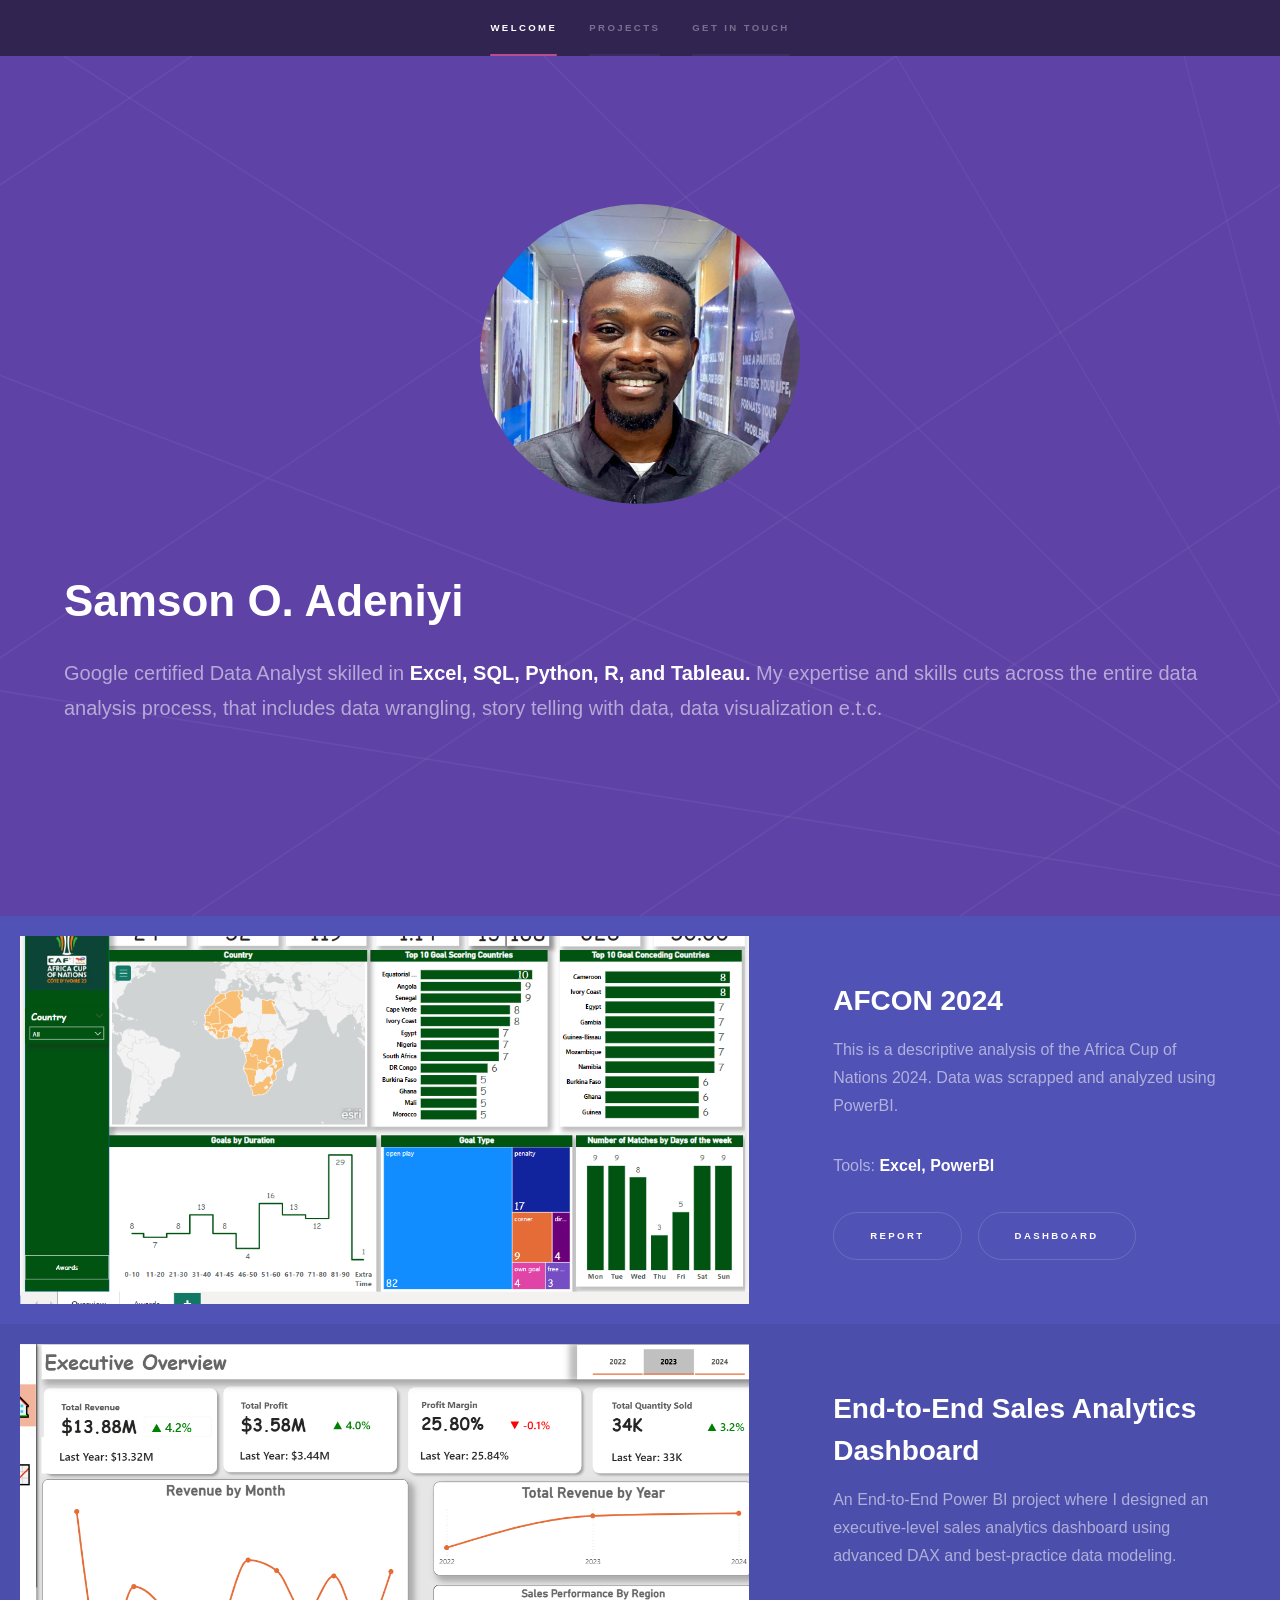
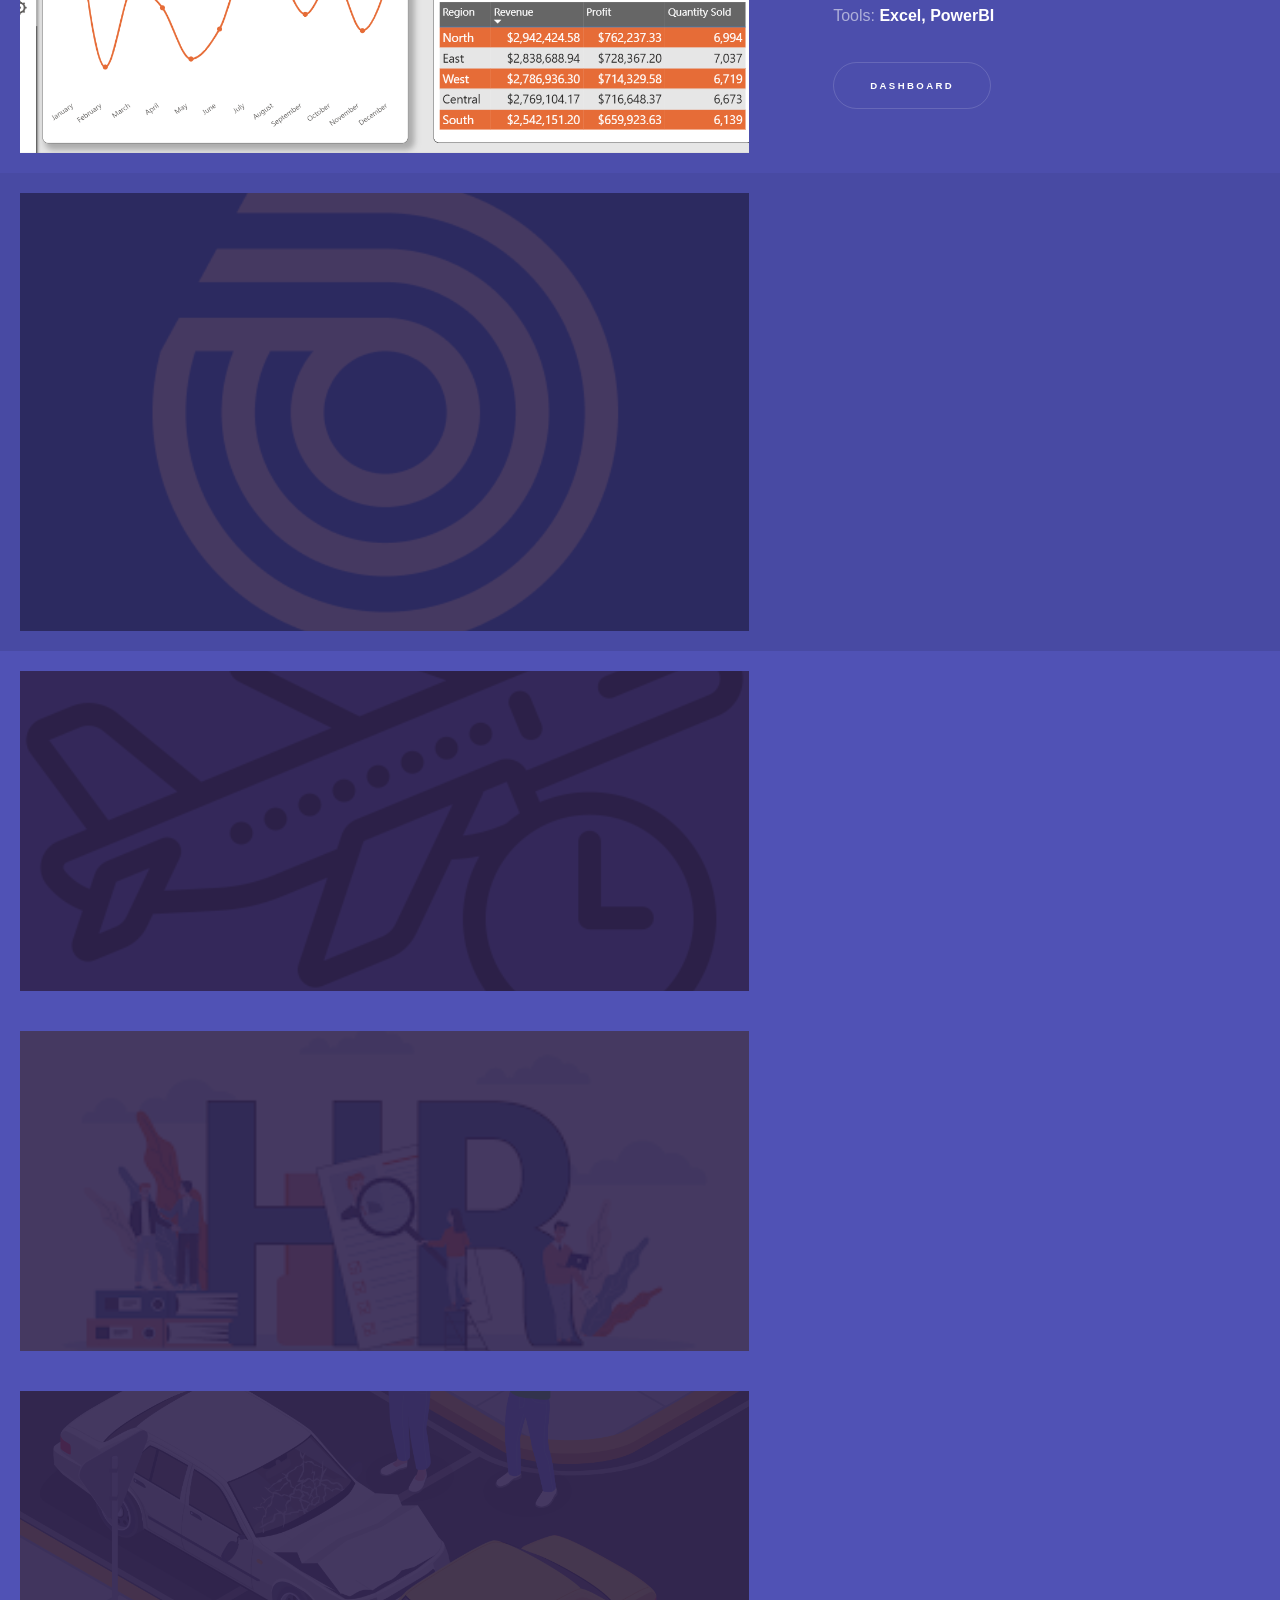
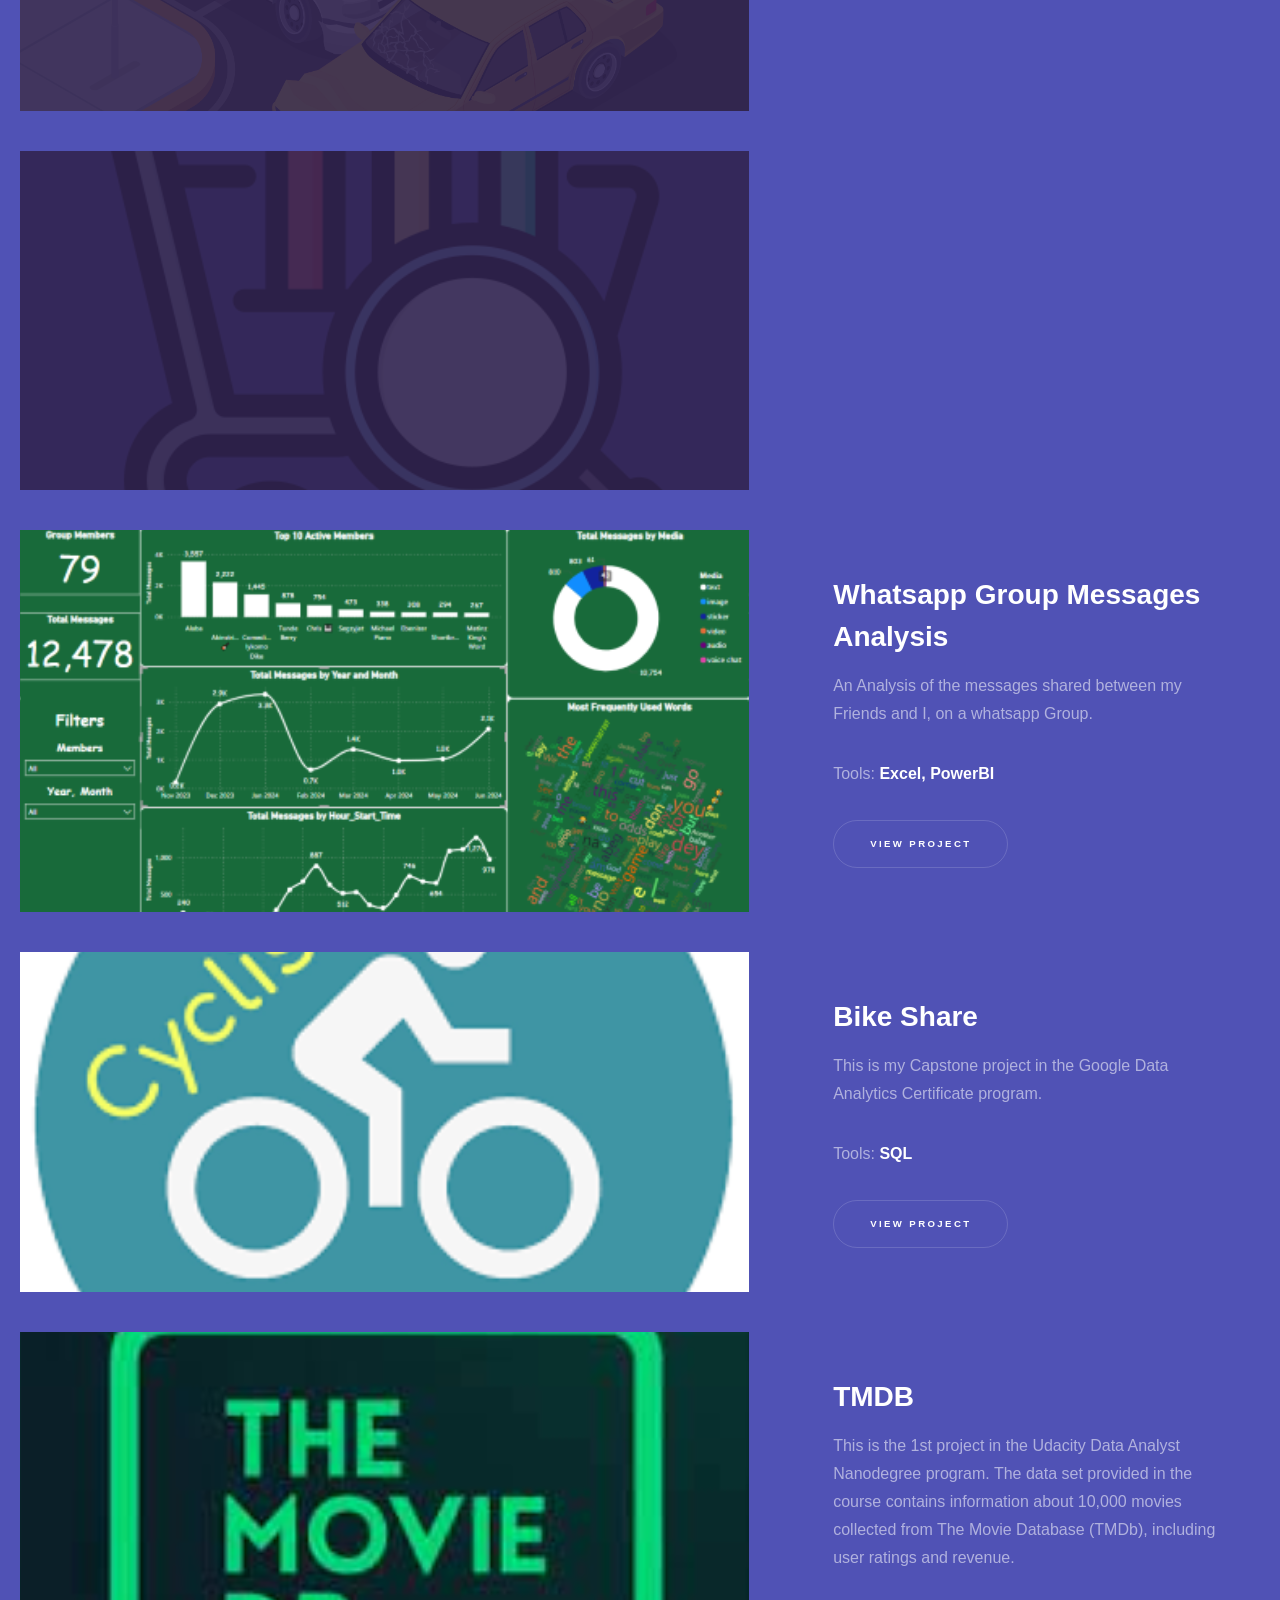
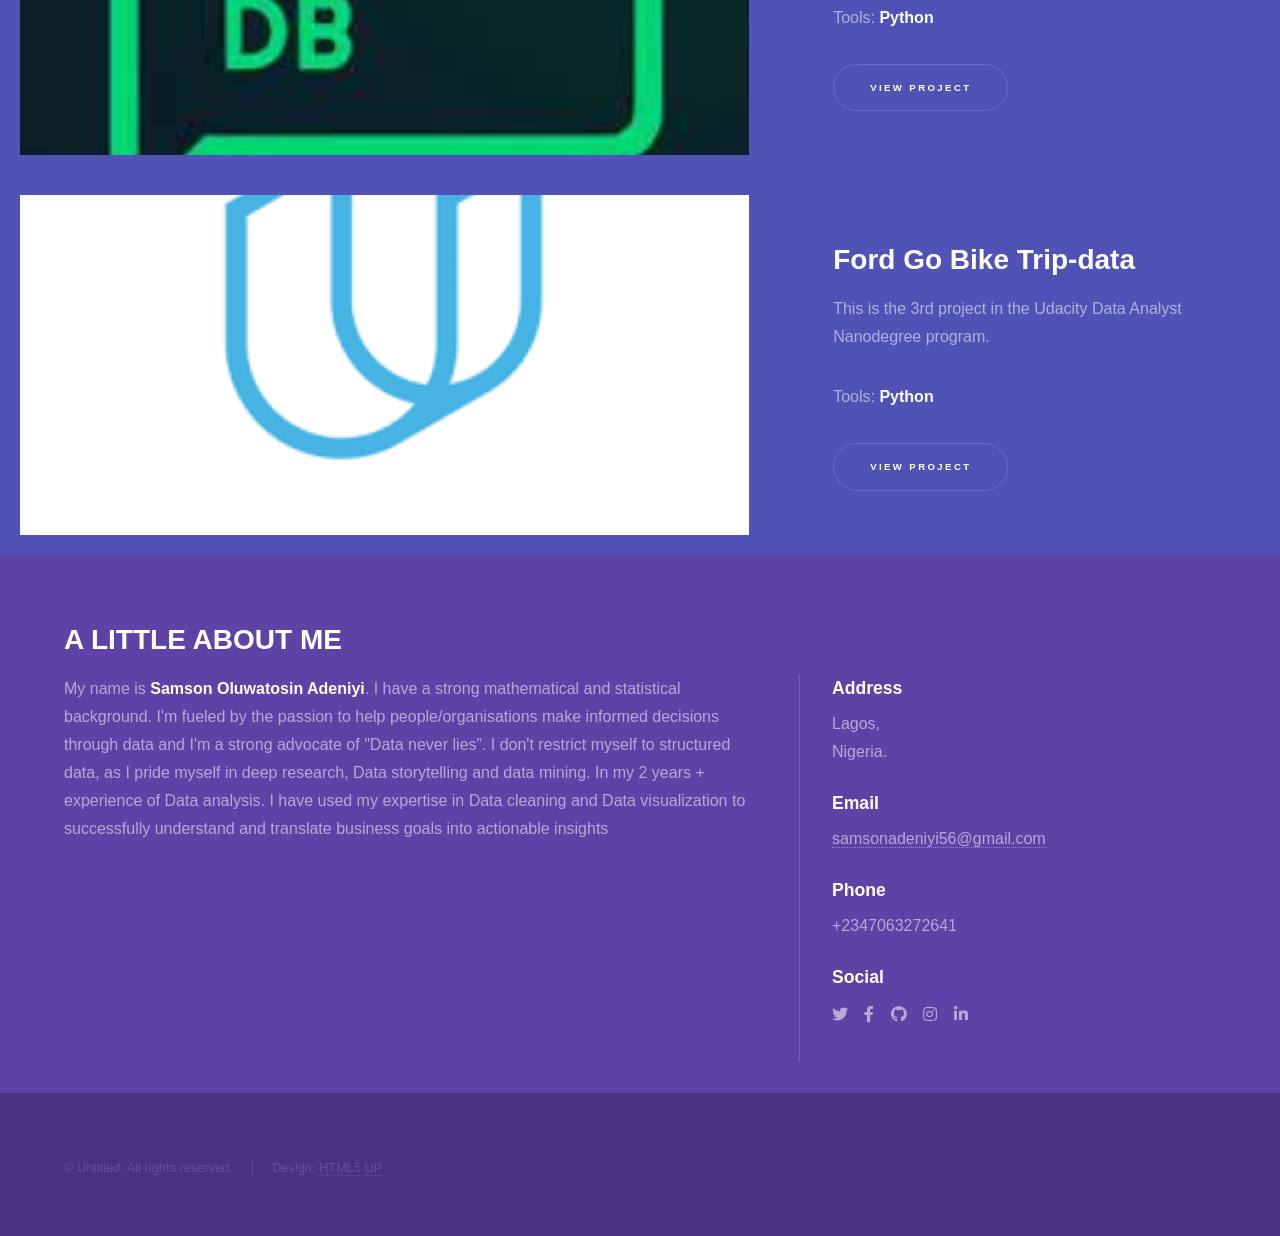
<file: index.html>
<!DOCTYPE HTML>
<!--
	Hyperspace by HTML5 UP
	html5up.net | @ajlkn
	Free for personal and commercial use under the CCA 3.0 license (html5up.net/license)
-->
<html>
	<head>
		<title>Samson Adeniyi's Porfolio</title>
		<meta charset="utf-8" />
		<meta name="viewport" content="width=device-width, initial-scale=1, user-scalable=no" />
		<link rel="stylesheet" href="assets/css/main.css" />
		<noscript><link rel="stylesheet" href="assets/css/noscript.css" /></noscript>
	</head>
	<body class="is-preload">

		<!-- Sidebar -->
			<section id="sidebar">
				<div class="inner">
					<nav>
						<ul>
							<li><a href="#intro">Welcome</a></li>
							<li><a href="#one">Projects</a></li>
							<!-- <li><a href="#two">What we do</a></li> -->
							<li><a href="#three">Get in touch</a></li>
						</ul>
					</nav>
				</div>
			</section>

		<!-- Wrapper -->
			<div id="wrapper">

				<!-- Intro -->
					<section id="intro" class="wrapper style1 fullscreen fade-up">
						<div style="text-align: center; display: flex; justify-content: center; align-items: center; padding-top: 30px;">
							<img src="images/PORT.jpg" width="320" height="300" style="border-radius: 50%;">
						</div>
						<div class="inner"> 
							<h1>Samson O. Adeniyi</h1>
							<p>Google certified Data Analyst skilled in <strong>Excel, SQL, Python, R, and Tableau.</strong>
								My expertise and skills cuts across the entire data analysis process, 
								that includes data wrangling, story telling with data, data visualization e.t.c.</p>
							<!--<ul class="actions">
								<li><a href="#one" class="button scrolly">Learn more</a></li>
							</ul>-->
						</div>
					</section>

				<!-- One -->
					<section id="one" class="wrapper style2 spotlights">
						<section>
							<a style="width: 100%;margin: 20px;" href="afcon.html" target="_blank" class="image"><img src="images/afcon.png" alt="" data-position="center center" /></a>
							<div class="content">
								<div class="inner">
									<h2>AFCON 2024</h2>
									<p>This is a descriptive analysis of the Africa Cup of Nations 2024. Data was scrapped and analyzed using PowerBI.</p>
									<p>Tools: <strong>Excel, PowerBI</strong></p>
									<ul class="actions">
										<li><a href="https://drive.google.com/file/d/1GtSpGJY5zCDllae1LOivvM3zeEf27pDO/view?usp=sharing" target="_blank" class="button">Report</a></li>
										<li><a href="afcon.html" target="_blank" class="button">Dashboard</a></li>
									</ul>
								</div>
							</div>
						</section>
						<section>
							<a style="width: 100%;margin: 20px;" href="afcon.html" target="_blank" class="image"><img src="images/retailDashboard.png" alt="" data-position="center center" /></a>
							<div class="content">
								<div class="inner">
									<h2>End-to-End Sales Analytics Dashboard</h2>
									<p>An End-to-End Power BI project where I designed an executive-level sales analytics dashboard using advanced DAX and best-practice data modeling.</p>
									<p>Tools: <strong>Excel, PowerBI</strong></p>
									<ul class="actions">
										<!-- <li><a href="https://drive.google.com/file/d/1GtSpGJY5zCDllae1LOivvM3zeEf27pDO/view?usp=sharing" target="_blank" class="button">Report</a></li> -->
										<li><a href="retail_powerbi.html" target="_blank" class="button">Dashboard</a></li>
									</ul>
								</div>
							</div>
						</section>
						<section>
							<a style="width: 100%;margin: 20px;" href="https://github.com/OluwaSamz/DataAnalytics-Assessment" target="_blank" class="image"><img src="images/cowrywise.png" alt="" data-position="center center" /></a>
							<div class="content">
								<div class="inner">
									<h2>Cowrywise Data Analyst Assessment (SQL)</h2>
									<p>This project documents a SQL-based Data Analyst assessment completed for Cowrywise, focused on analyzing customer behavior, transactions, and account activity within a fintech environment.</p>
									<p>Tools: <strong>SQL</strong></p>
									<ul class="actions">
										<!-- <li><a href="https://drive.google.com/file/d/1GtSpGJY5zCDllae1LOivvM3zeEf27pDO/view?usp=sharing" target="_blank" class="button">Report</a></li> -->
										<li><a href="https://github.com/OluwaSamz/DataAnalytics-Assessment" target="_blank" class="button">View Project</a></li>
									</ul>
								</div>
							</div>
						</section>
						<section>
							<a style="width: 100%;margin: 20px;" href="airport_delay.html" target="_blank" class="image"><img src="images/delay.png" alt="" data-position="center center" /></a>
							<div class="content">
								<div class="inner">
									<h2>Airport Delays</h2>
									<p>An Analysis of Delays at the airport</p>
									<p>Tools: <strong>Excel, PowerBI</strong></p>
									<ul class="actions">
										<li><a href="https://drive.google.com/file/d/1QBlviYng1ZflyCmba1tN_kHiVGyAn63y/view?usp=sharing" target="_blank" class="button">Report</a></li>
										<li><a href="airport_delay.html" target="_blank" class="button">Dashboard</a></li>
									</ul>
								</div>
							</div>
						</section>
						<section>
							<a style="width: 100%;margin: 20px;" href="Hr_Powerbi.html" target="_blank" class="image"><img src="images/HR_image.png" alt="" data-position="center center" /></a>
							<div class="content">
								<div class="inner">
									<h2>HR Analysis</h2>
									<p>Detailed Human Resource Analysis</p>
									<p>Tools: <strong>Excel, PowerBI</strong></p>
									<ul class="actions">
										<li><a href="#" target="_blank" class="button">Report</a></li>
										<li><a href="Hr_Powerbi.html" target="_blank" class="button">Dashboard</a></li>
									</ul>
								</div>
							</div>
						</section>
						<section>
							<a style="width: 100%;margin: 20px;" href="https://lnkd.in/dGFaj5CQ" target="_blank" class="image"><img src="images/road_accidents.jpg" alt="" data-position="center center" /></a>
							<div class="content">
								<div class="inner">
									<h2>Road Accidents</h2>
									<p>Detailed Analysis of a fictional road accident dataset</p>
									<p>Tools: <strong>Python</strong></p>
									<ul class="actions">
										<li><a href="https://lnkd.in/dGFaj5CQ" target="_blank" class="button">View Project</a></li>
										
									</ul>
								</div>
							</div>
						</section>
						<section>
							<a style="width: 100%;margin: 20px;" href="https://github.com/OluwaSamz/PortfolioProjects/tree/main/Python/Sales%20Analysis" target="_blank" class="image"><img src="images/sales-analytics.png" alt="" data-position="center center" /></a>
							<div class="content">
								<div class="inner">
									<h2>Sales Analysis</h2>
									<p>Merged two tables to extract meaningful sales insights</p>
									<p>Tools: <strong>Python</strong></p>
									<ul class="actions">
										<li><a href="https://github.com/OluwaSamz/PortfolioProjects/tree/main/Python/Sales%20Analysis" target="_blank" class="button">View Project</a></li>
										
									</ul>
								</div>
							</div>
						</section>
						<section>
							<a style="width: 100%;margin: 20px;" href="Bet.html" target="_blank" class="image"><img src="images/Whatsappi.png" alt="" data-position="center center" /></a>
							<div class="content">
								<div class="inner">
									<h2>Whatsapp Group Messages Analysis</h2>
									<p>An Analysis of the messages shared between my Friends and I, on a whatsapp Group.</p>
									<p>Tools: <strong>Excel, PowerBI</strong></p>
									<ul class="actions">
										<li><a href="Bet.html" target="_blank" class="button">View Project</a></li>
									</ul>
								</div>
							</div>
						</section>
						
						<section>
							<a style="width: 100%;margin: 20px;" href="https://github.com/OluwaSamz/Cyclistic" target="_blank" class="image"><img src="images/bikeshare1.png" alt="" data-position="center center" /></a>
							<div class="content">
								<div class="inner">
									<h2>Bike Share</h2>
									<p>This is my Capstone project in the Google Data Analytics Certificate program.</p>
									<p>Tools: <strong>SQL</strong></p>
									<ul class="actions">
										<li><a href="https://github.com/OluwaSamz/Cyclistic" target="_blank" class="button">View Project</a></li>
									</ul>
								</div>
							</div>
						</section>
						<section>
							<a style="width: 100%;margin: 20px;" href="https://github.com/OluwaSamz/ALX-UDACITY1" target="_blank" class="image"><img src="images/TMDB.jpg" alt="" data-position="center center" /></a>
							<div class="content">
								<div class="inner">
									<h2>TMDB</h2>
									<p>This is the 1st project in the Udacity Data Analyst Nanodegree program. The data set provided in the course contains information about 10,000 movies collected from The Movie Database (TMDb), including user ratings and revenue.</p>
									<p>Tools: <strong>Python</strong></p>
									<ul class="actions">
										<li><a href="https://github.com/OluwaSamz/ALX-UDACITY1" target="_blank" class="button">View Project</a></li>
									</ul>
								</div>
							</div>
						</section>
						<section>
							<a style="width: 100%;margin: 20px;" href="https://github.com/OluwaSamz/ALX-UDACITY" target="_blank" class="image"><img src="images/images2.png" alt="" data-position="center center" /></a>
							<div class="content">
								<div class="inner">
									<h2>Ford Go Bike Trip-data</h2>
									<p>This is the 3rd project in the Udacity Data Analyst Nanodegree program. </p>
									<p>Tools: <strong>Python</strong></p>
									<ul class="actions">
										<li><a href="https://github.com/OluwaSamz/ALX-UDACITY" target="_blank" class="button">View Project</a></li>
									</ul>
								</div>
							</div>
						</section>
						<!--<section>
							<a href="#" class="image"><img src="images/pic02.jpg" alt="" data-position="top center" /></a>
							<div class="content">
								<div class="inner">
									<h2>Feugiat consequat</h2>
									<p>Phasellus convallis elit id ullamcorper pulvinar. Duis aliquam turpis mauris, eu ultricies erat malesuada quis. Aliquam dapibus.</p>
									<ul class="actions">
										<li><a href="generic.html" class="button">Learn more</a></li>
									</ul>
								</div>
							</div>
						</section>
						<section>
							<a href="#" class="image"><img src="images/pic03.jpg" alt="" data-position="25% 25%" /></a>
							<div class="content">
								<div class="inner">
									<h2>Ultricies aliquam</h2>
									<p>Phasellus convallis elit id ullamcorper pulvinar. Duis aliquam turpis mauris, eu ultricies erat malesuada quis. Aliquam dapibus.</p>
									<ul class="actions">
										<li><a href="generic.html" class="button">Learn more</a></li>
									</ul>
								</div>
							</div>
						</section>
					</section> -->

				<!-- Two -->
					<!-- <section id="two" class="wrapper style3 fade-up">
						<div class="inner">
							<h2>What we do</h2>
							<p>Phasellus convallis elit id ullamcorper pulvinar. Duis aliquam turpis mauris, eu ultricies erat malesuada quis. Aliquam dapibus, lacus eget hendrerit bibendum, urna est aliquam sem, sit amet imperdiet est velit quis lorem.</p>
							<div class="features">
								<section>
									<span class="icon solid major fa-code"></span>
									<h3>Lorem ipsum amet</h3>
									<p>Phasellus convallis elit id ullam corper amet et pulvinar. Duis aliquam turpis mauris, sed ultricies erat dapibus.</p>
								</section>
								<section>
									<span class="icon solid major fa-lock"></span>
									<h3>Aliquam sed nullam</h3>
									<p>Phasellus convallis elit id ullam corper amet et pulvinar. Duis aliquam turpis mauris, sed ultricies erat dapibus.</p>
								</section>
								<section>
									<span class="icon solid major fa-cog"></span>
									<h3>Sed erat ullam corper</h3>
									<p>Phasellus convallis elit id ullam corper amet et pulvinar. Duis aliquam turpis mauris, sed ultricies erat dapibus.</p>
								</section>
								<section>
									<span class="icon solid major fa-desktop"></span>
									<h3>Veroeros quis lorem</h3>
									<p>Phasellus convallis elit id ullam corper amet et pulvinar. Duis aliquam turpis mauris, sed ultricies erat dapibus.</p>
								</section>
								<section>
									<span class="icon solid major fa-link"></span>
									<h3>Urna quis bibendum</h3>
									<p>Phasellus convallis elit id ullam corper amet et pulvinar. Duis aliquam turpis mauris, sed ultricies erat dapibus.</p>
								</section>
								<section>
									<span class="icon major fa-gem"></span>
									<h3>Aliquam urna dapibus</h3>
									<p>Phasellus convallis elit id ullam corper amet et pulvinar. Duis aliquam turpis mauris, sed ultricies erat dapibus.</p>
								</section>
							</div>
							<ul class="actions">
								<li><a href="generic.html" class="button">Learn more</a></li>
							</ul>
						</div>
					</section> -->

				<!-- Three -->
					<section id="three" class="wrapper style1 fade-up">
						<div class="inner">
							<h2>A LITTLE ABOUT ME</h2>
							<!--<p>Phasellus convallis elit id ullamcorper pulvinar. Duis aliquam turpis mauris, eu ultricies erat malesuada quis. Aliquam dapibus, lacus eget hendrerit bibendum, urna est aliquam sem, sit amet imperdiet est velit quis lorem.</p>-->
							<div class="split style1">
								<section>
									<p>My name is <strong>Samson Oluwatosin Adeniyi</strong>. I have a strong mathematical and statistical background. I'm fueled by the passion to help people/organisations make informed decisions through data and I'm a strong advocate of "Data never lies”. I don't restrict myself to structured data, as I pride myself in deep research, Data storytelling and data mining.
										In my 2 years + experience of Data analysis. I have used my expertise in Data cleaning and Data visualization to successfully understand and translate business goals into actionable insights</p>
									<!--<form method="post" action="#">
										<div class="fields">
											<div class="field half">
												<label for="name">Name</label>
												<input type="text" name="name" id="name" />
											</div>
											<div class="field half">
												<label for="email">Email</label>
												<input type="text" name="email" id="email" />
											</div>
											<div class="field">
												<label for="message">Message</label>
												<textarea name="message" id="message" rows="5"></textarea>
											</div>
										</div>
										<ul class="actions">
											<li><a href="" class="button submit">Send Message</a></li>
										</ul>
									</form>-->
								</section>
								<section>
									<ul class="contact">
										<li>
											<h3>Address</h3>
											<span>Lagos,<br />
											Nigeria.
											</span>
										</li>
										<li>
											<h3>Email</h3>
											<a href="#">samsonadeniyi56@gmail.com</a>
										</li>
										<li>
											<h3>Phone</h3>
											<span>+2347063272641</span>
										</li>
										<li>
											<h3>Social</h3>
											<ul class="icons">
												<li><a href="#" class="icon brands fa-twitter"><span class="label">Twitter</span></a></li>
												<li><a href="#" class="icon brands fa-facebook-f"><span class="label">Facebook</span></a></li>
												<li><a href="#" class="icon brands fa-github"><span class="label">GitHub</span></a></li>
												<li><a href="#" class="icon brands fa-instagram"><span class="label">Instagram</span></a></li>
												<li><a href="#" class="icon brands fa-linkedin-in"><span class="label">LinkedIn</span></a></li>
											</ul>
										</li>
									</ul>
								</section>
							</div>
						</div>
					</section>

			</div>

		<!-- Footer -->
			<footer id="footer" class="wrapper style1-alt">
				<div class="inner">
					<ul class="menu">
						<li>&copy; Untitled. All rights reserved.</li><li>Design: <a href="https://drive.google.com/file/d/1UXDi8iGlq6ORtuO1XbuG_6sWNUWgYTGO/view?usp=drive_link">HTML5 UP</a></li>
					</ul>
				</div>
			</footer>

		<!-- Scripts -->
			<script src="assets/js/jquery.min.js"></script>
			<script src="assets/js/jquery.scrollex.min.js"></script>
			<script src="assets/js/jquery.scrolly.min.js"></script>
			<script src="assets/js/browser.min.js"></script>
			<script src="assets/js/breakpoints.min.js"></script>
			<script src="assets/js/util.js"></script>
			<script src="assets/js/main.js"></script>

	</body>
</html>
</file>
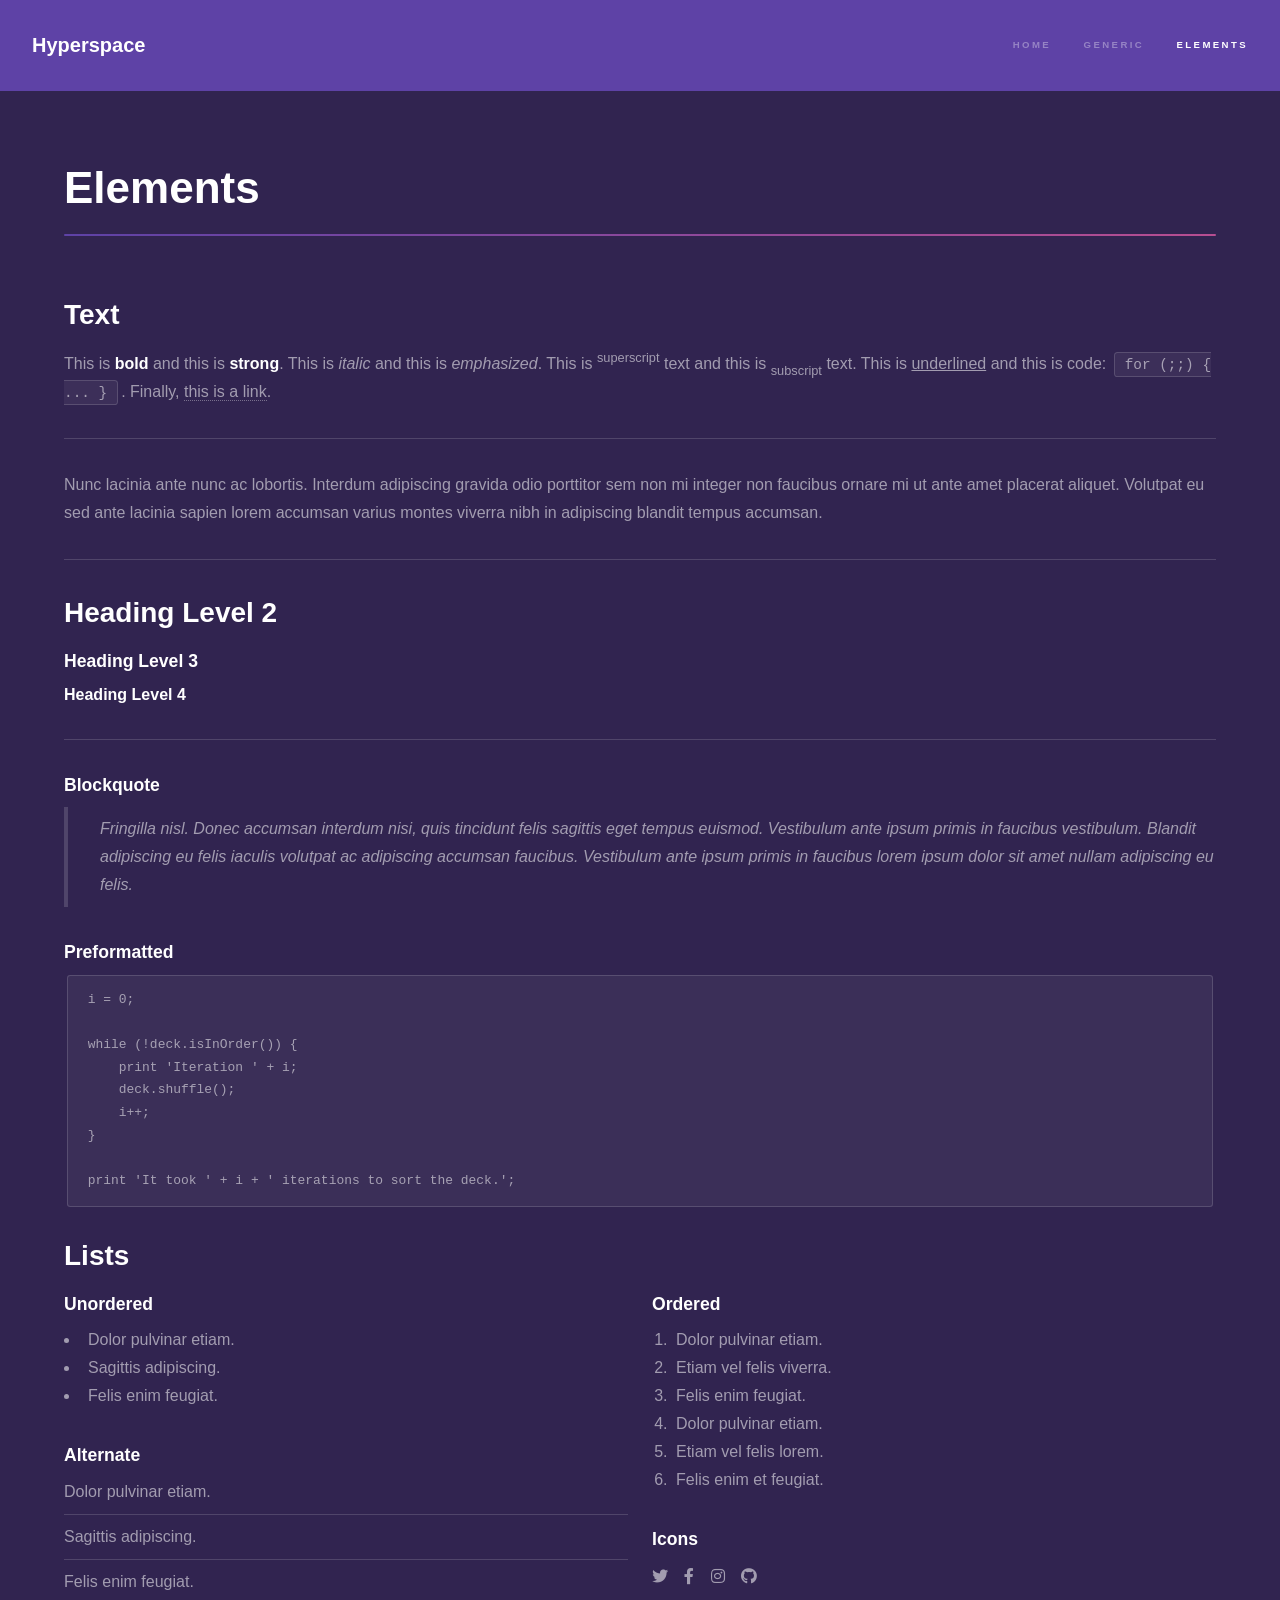
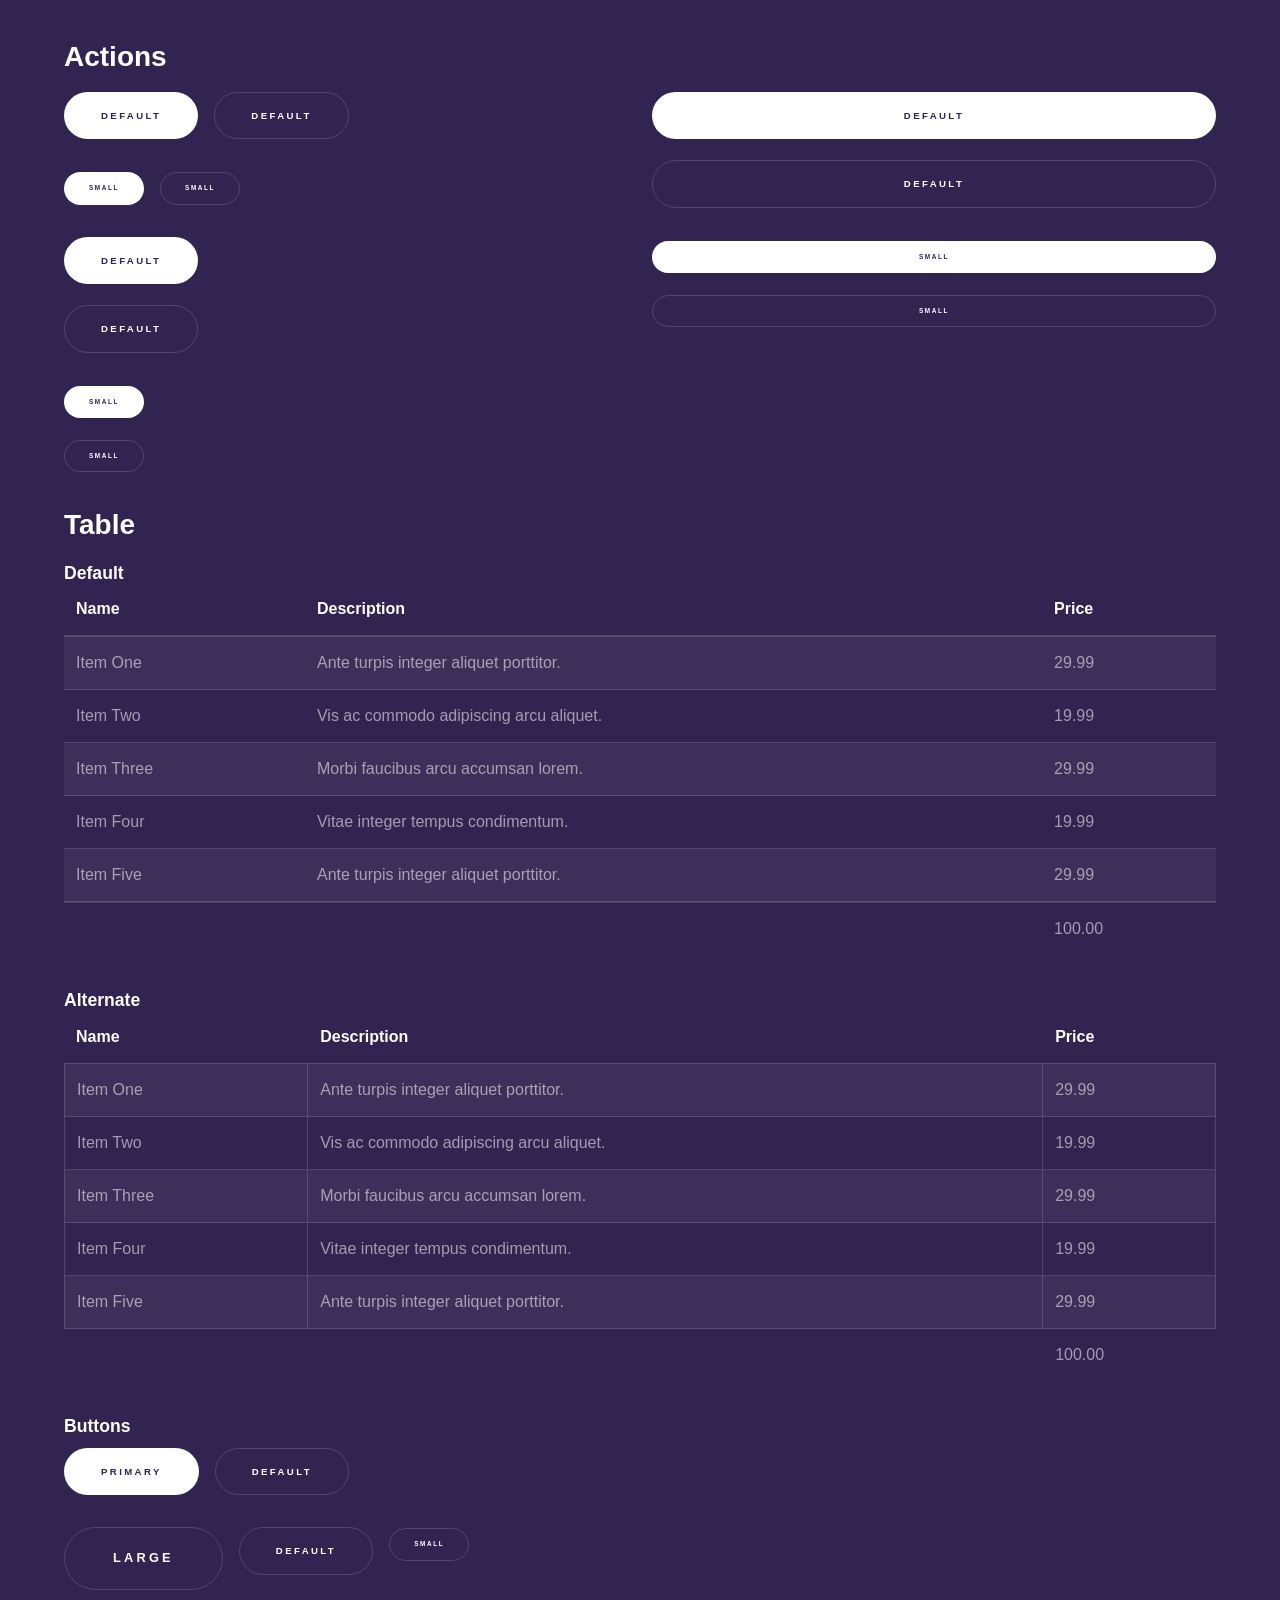
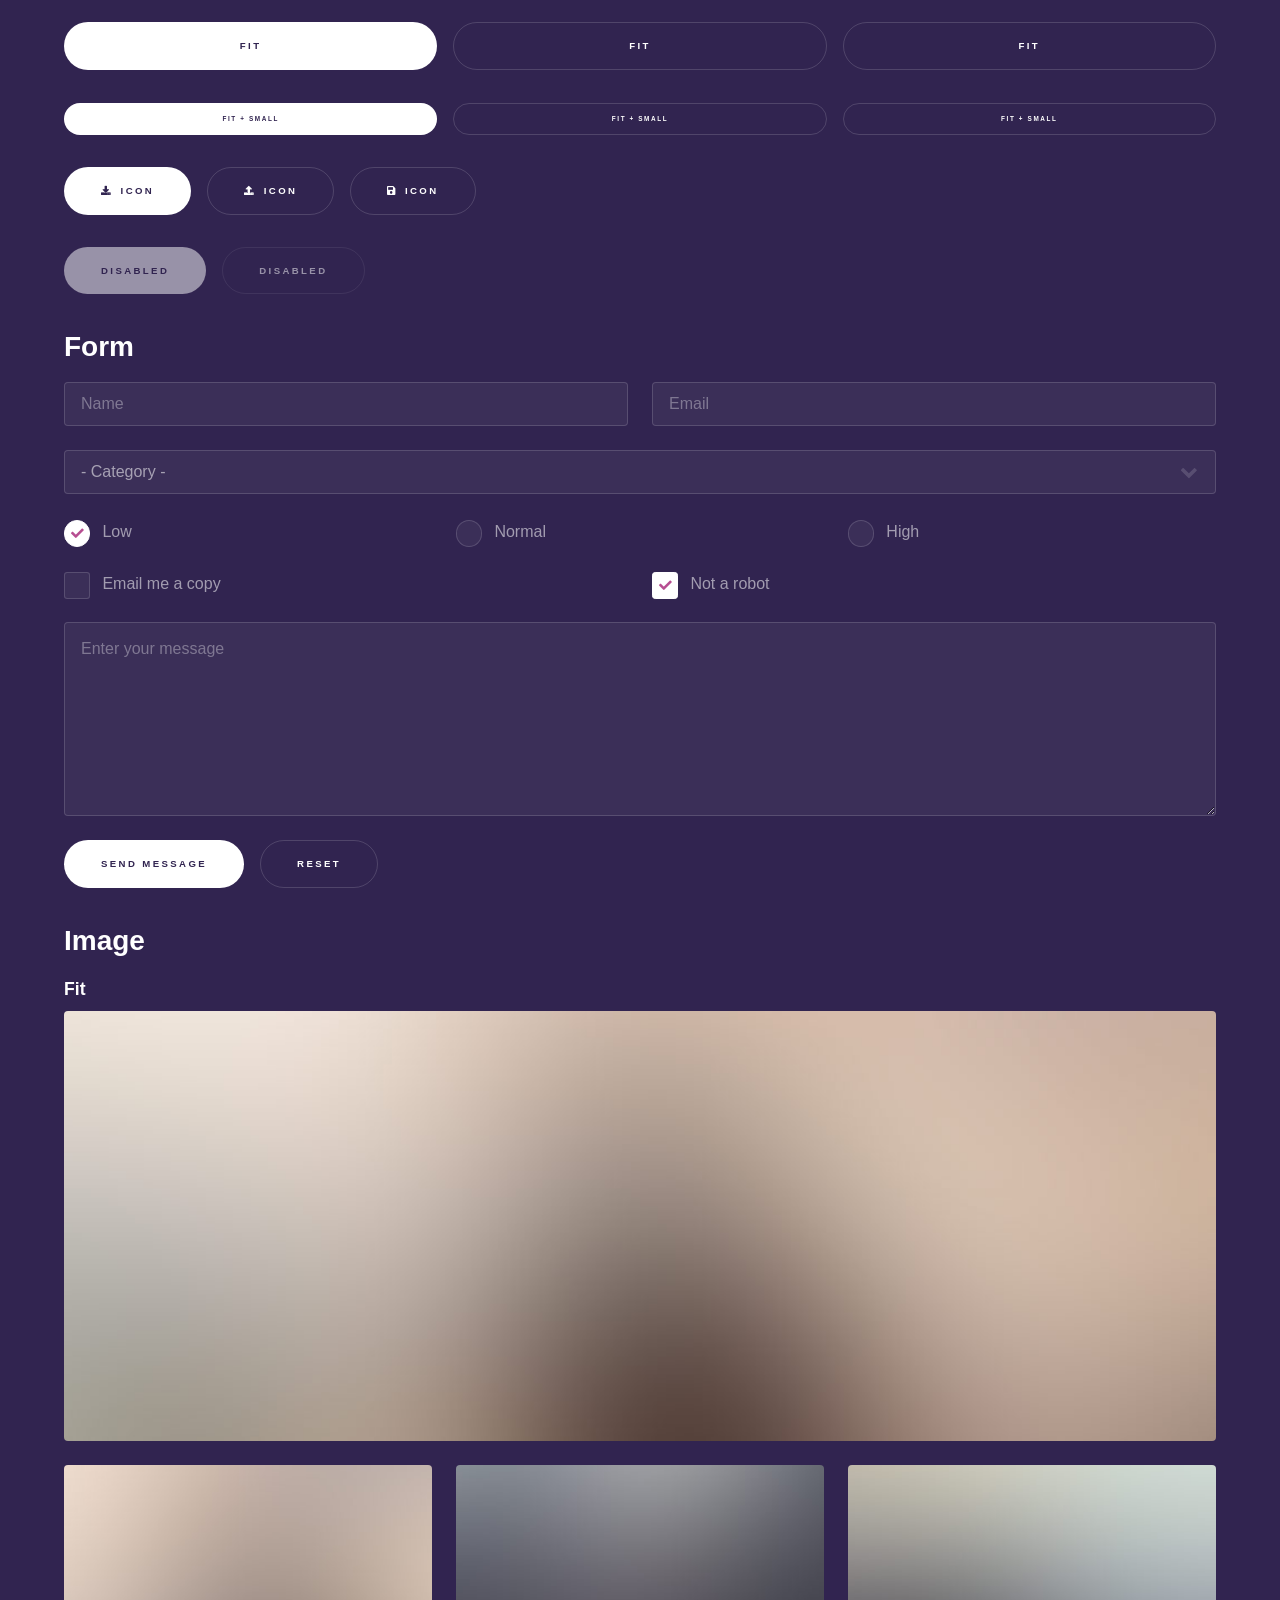
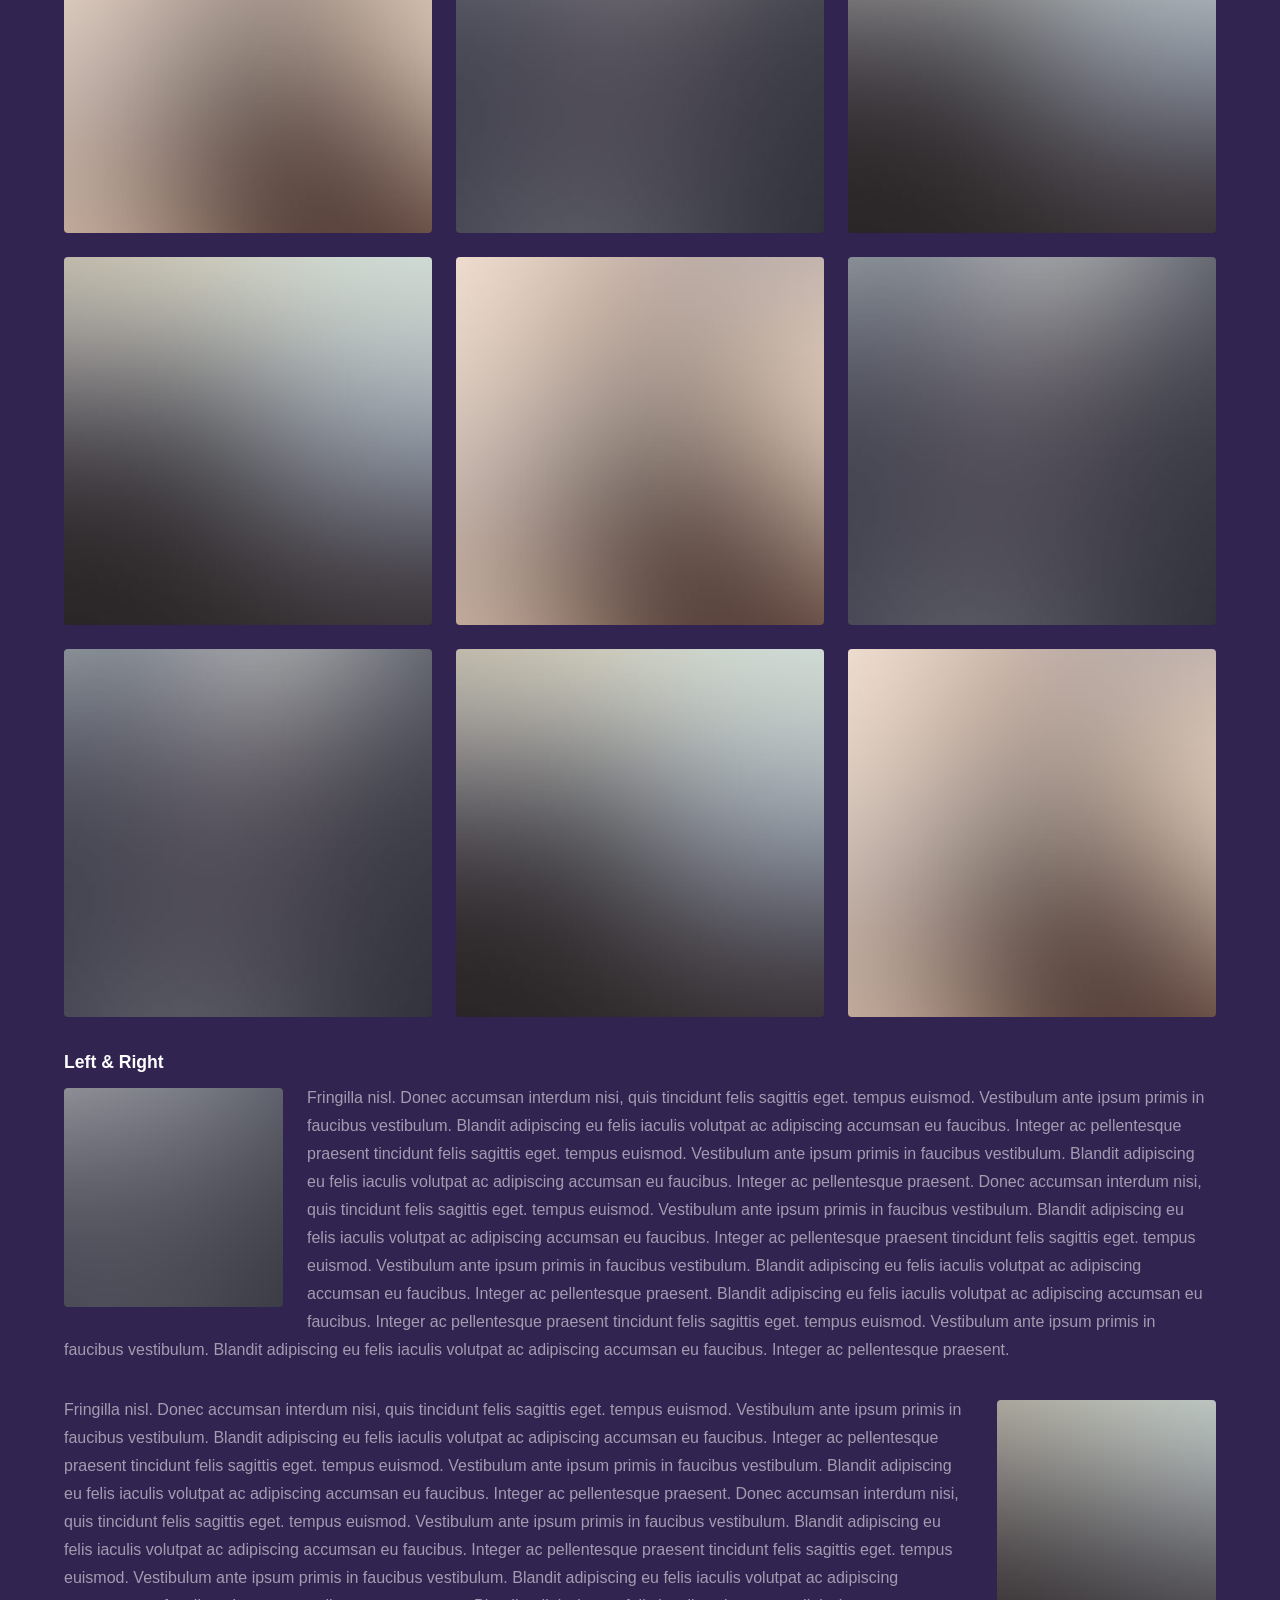
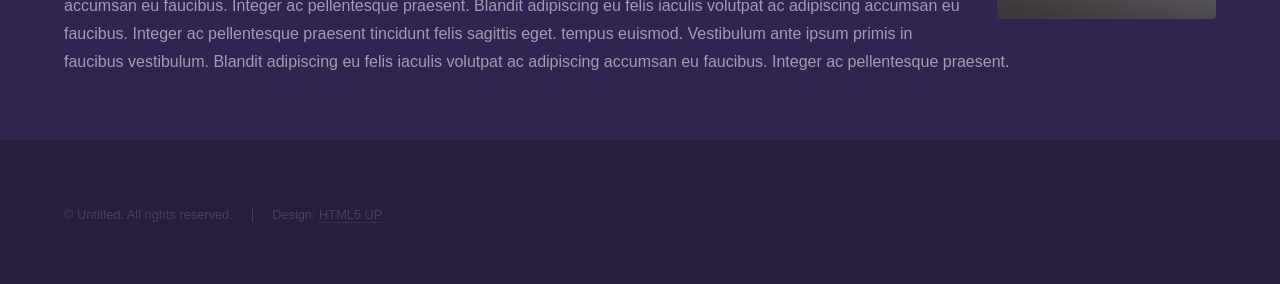
<file: elements.html>
<!DOCTYPE HTML>
<!--
	Hyperspace by HTML5 UP
	html5up.net | @ajlkn
	Free for personal and commercial use under the CCA 3.0 license (html5up.net/license)
-->
<html>
	<head>
		<title>Elements - Hyperspace by HTML5 UP</title>
		<meta charset="utf-8" />
		<meta name="viewport" content="width=device-width, initial-scale=1, user-scalable=no" />
		<link rel="stylesheet" href="assets/css/main.css" />
		<noscript><link rel="stylesheet" href="assets/css/noscript.css" /></noscript>
	</head>
	<body class="is-preload">

		<!-- Header -->
			<header id="header">
				<a href="index.html" class="title">Hyperspace</a>
				<nav>
					<ul>
						<li><a href="index.html">Home</a></li>
						<li><a href="generic.html">Generic</a></li>
						<li><a href="elements.html"  class="active">Elements</a></li>
					</ul>
				</nav>
			</header>

		<!-- Wrapper -->
			<div id="wrapper">

				<!-- Main -->
					<section id="main" class="wrapper">
						<div class="inner">
							<h1 class="major">Elements</h1>

							<!-- Text -->
								<section>
									<h2>Text</h2>
									<p>This is <b>bold</b> and this is <strong>strong</strong>. This is <i>italic</i> and this is <em>emphasized</em>.
									This is <sup>superscript</sup> text and this is <sub>subscript</sub> text.
									This is <u>underlined</u> and this is code: <code>for (;;) { ... }</code>. Finally, <a href="#">this is a link</a>.</p>
									<hr />
									<p>Nunc lacinia ante nunc ac lobortis. Interdum adipiscing gravida odio porttitor sem non mi integer non faucibus ornare mi ut ante amet placerat aliquet. Volutpat eu sed ante lacinia sapien lorem accumsan varius montes viverra nibh in adipiscing blandit tempus accumsan.</p>
									<hr />
									<h2>Heading Level 2</h2>
									<h3>Heading Level 3</h3>
									<h4>Heading Level 4</h4>
									<hr />
									<h3>Blockquote</h3>
									<blockquote>Fringilla nisl. Donec accumsan interdum nisi, quis tincidunt felis sagittis eget tempus euismod. Vestibulum ante ipsum primis in faucibus vestibulum. Blandit adipiscing eu felis iaculis volutpat ac adipiscing accumsan faucibus. Vestibulum ante ipsum primis in faucibus lorem ipsum dolor sit amet nullam adipiscing eu felis.</blockquote>
									<h3>Preformatted</h3>
									<pre><code>i = 0;

while (!deck.isInOrder()) {
    print 'Iteration ' + i;
    deck.shuffle();
    i++;
}

print 'It took ' + i + ' iterations to sort the deck.';</code></pre>
								</section>

							<!-- Lists -->
								<section>
									<h2>Lists</h2>
									<div class="row">
										<div class="col-6 col-12-medium">
											<h3>Unordered</h3>
											<ul>
												<li>Dolor pulvinar etiam.</li>
												<li>Sagittis adipiscing.</li>
												<li>Felis enim feugiat.</li>
											</ul>
											<h3>Alternate</h3>
											<ul class="alt">
												<li>Dolor pulvinar etiam.</li>
												<li>Sagittis adipiscing.</li>
												<li>Felis enim feugiat.</li>
											</ul>
										</div>
										<div class="col-6 col-12-medium">
											<h3>Ordered</h3>
											<ol>
												<li>Dolor pulvinar etiam.</li>
												<li>Etiam vel felis viverra.</li>
												<li>Felis enim feugiat.</li>
												<li>Dolor pulvinar etiam.</li>
												<li>Etiam vel felis lorem.</li>
												<li>Felis enim et feugiat.</li>
											</ol>
											<h3>Icons</h3>
											<ul class="icons">
												<li><a href="#" class="icon brands fa-twitter"><span class="label">Twitter</span></a></li>
												<li><a href="#" class="icon brands fa-facebook-f"><span class="label">Facebook</span></a></li>
												<li><a href="#" class="icon brands fa-instagram"><span class="label">Instagram</span></a></li>
												<li><a href="#" class="icon brands fa-github"><span class="label">Github</span></a></li>
											</ul>
										</div>
									</div>
									<h2>Actions</h2>
									<div class="row">
										<div class="col-6 col-12-medium">
											<ul class="actions">
												<li><a href="#" class="button primary">Default</a></li>
												<li><a href="#" class="button">Default</a></li>
											</ul>
											<ul class="actions small">
												<li><a href="#" class="button primary small">Small</a></li>
												<li><a href="#" class="button small">Small</a></li>
											</ul>
											<ul class="actions stacked">
												<li><a href="#" class="button primary">Default</a></li>
												<li><a href="#" class="button">Default</a></li>
											</ul>
											<ul class="actions stacked">
												<li><a href="#" class="button primary small">Small</a></li>
												<li><a href="#" class="button small">Small</a></li>
											</ul>
										</div>
										<div class="col-6 col-12-medium">
											<ul class="actions stacked">
												<li><a href="#" class="button primary fit">Default</a></li>
												<li><a href="#" class="button fit">Default</a></li>
											</ul>
											<ul class="actions stacked">
												<li><a href="#" class="button primary small fit">Small</a></li>
												<li><a href="#" class="button small fit">Small</a></li>
											</ul>
										</div>
									</div>
								</section>

							<!-- Table -->
								<section>
									<h2>Table</h2>
									<h3>Default</h3>
									<div class="table-wrapper">
										<table>
											<thead>
												<tr>
													<th>Name</th>
													<th>Description</th>
													<th>Price</th>
												</tr>
											</thead>
											<tbody>
												<tr>
													<td>Item One</td>
													<td>Ante turpis integer aliquet porttitor.</td>
													<td>29.99</td>
												</tr>
												<tr>
													<td>Item Two</td>
													<td>Vis ac commodo adipiscing arcu aliquet.</td>
													<td>19.99</td>
												</tr>
												<tr>
													<td>Item Three</td>
													<td> Morbi faucibus arcu accumsan lorem.</td>
													<td>29.99</td>
												</tr>
												<tr>
													<td>Item Four</td>
													<td>Vitae integer tempus condimentum.</td>
													<td>19.99</td>
												</tr>
												<tr>
													<td>Item Five</td>
													<td>Ante turpis integer aliquet porttitor.</td>
													<td>29.99</td>
												</tr>
											</tbody>
											<tfoot>
												<tr>
													<td colspan="2"></td>
													<td>100.00</td>
												</tr>
											</tfoot>
										</table>
									</div>

									<h3>Alternate</h3>
									<div class="table-wrapper">
										<table class="alt">
											<thead>
												<tr>
													<th>Name</th>
													<th>Description</th>
													<th>Price</th>
												</tr>
											</thead>
											<tbody>
												<tr>
													<td>Item One</td>
													<td>Ante turpis integer aliquet porttitor.</td>
													<td>29.99</td>
												</tr>
												<tr>
													<td>Item Two</td>
													<td>Vis ac commodo adipiscing arcu aliquet.</td>
													<td>19.99</td>
												</tr>
												<tr>
													<td>Item Three</td>
													<td> Morbi faucibus arcu accumsan lorem.</td>
													<td>29.99</td>
												</tr>
												<tr>
													<td>Item Four</td>
													<td>Vitae integer tempus condimentum.</td>
													<td>19.99</td>
												</tr>
												<tr>
													<td>Item Five</td>
													<td>Ante turpis integer aliquet porttitor.</td>
													<td>29.99</td>
												</tr>
											</tbody>
											<tfoot>
												<tr>
													<td colspan="2"></td>
													<td>100.00</td>
												</tr>
											</tfoot>
										</table>
									</div>
								</section>

							<!-- Buttons -->
								<section>
									<h3>Buttons</h3>
									<ul class="actions">
										<li><a href="#" class="button primary">Primary</a></li>
										<li><a href="#" class="button">Default</a></li>
									</ul>
									<ul class="actions">
										<li><a href="#" class="button large">Large</a></li>
										<li><a href="#" class="button">Default</a></li>
										<li><a href="#" class="button small">Small</a></li>
									</ul>
									<ul class="actions fit">
										<li><a href="#" class="button primary fit">Fit</a></li>
										<li><a href="#" class="button fit">Fit</a></li>
										<li><a href="#" class="button fit">Fit</a></li>
									</ul>
									<ul class="actions fit small">
										<li><a href="#" class="button primary fit small">Fit + Small</a></li>
										<li><a href="#" class="button fit small">Fit + Small</a></li>
										<li><a href="#" class="button fit small">Fit + Small</a></li>
									</ul>
									<ul class="actions">
										<li><a href="#" class="button primary icon solid fa-download">Icon</a></li>
										<li><a href="#" class="button icon solid fa-upload">Icon</a></li>
										<li><a href="#" class="button icon solid fa-save">Icon</a></li>
									</ul>
									<ul class="actions">
										<li><span class="button primary disabled">Disabled</span></li>
										<li><span class="button disabled">Disabled</span></li>
									</ul>
								</section>

							<!-- Form -->
								<section>
									<h2>Form</h2>
									<form method="post" action="#">
										<div class="row gtr-uniform">
											<div class="col-6 col-12-xsmall">
												<input type="text" name="demo-name" id="demo-name" value="" placeholder="Name" />
											</div>
											<div class="col-6 col-12-xsmall">
												<input type="email" name="demo-email" id="demo-email" value="" placeholder="Email" />
											</div>
											<div class="col-12">
												<select name="demo-category" id="demo-category">
													<option value="">- Category -</option>
													<option value="1">Manufacturing</option>
													<option value="1">Shipping</option>
													<option value="1">Administration</option>
													<option value="1">Human Resources</option>
												</select>
											</div>
											<div class="col-4 col-12-small">
												<input type="radio" id="demo-priority-low" name="demo-priority" checked>
												<label for="demo-priority-low">Low</label>
											</div>
											<div class="col-4 col-12-small">
												<input type="radio" id="demo-priority-normal" name="demo-priority">
												<label for="demo-priority-normal">Normal</label>
											</div>
											<div class="col-4 col-12-small">
												<input type="radio" id="demo-priority-high" name="demo-priority">
												<label for="demo-priority-high">High</label>
											</div>
											<div class="col-6 col-12-small">
												<input type="checkbox" id="demo-copy" name="demo-copy">
												<label for="demo-copy">Email me a copy</label>
											</div>
											<div class="col-6 col-12-small">
												<input type="checkbox" id="demo-human" name="demo-human" checked>
												<label for="demo-human">Not a robot</label>
											</div>
											<div class="col-12">
												<textarea name="demo-message" id="demo-message" placeholder="Enter your message" rows="6"></textarea>
											</div>
											<div class="col-12">
												<ul class="actions">
													<li><input type="submit" value="Send Message" class="primary" /></li>
													<li><input type="reset" value="Reset" /></li>
												</ul>
											</div>
										</div>
									</form>
								</section>

							<!-- Image -->
								<section>
									<h2>Image</h2>
									<h3>Fit</h3>
									<div class="box alt">
										<div class="row gtr-uniform">
											<div class="col-12"><span class="image fit"><img src="images/pic04.jpg" alt="" /></span></div>
											<div class="col-4"><span class="image fit"><img src="images/pic01.jpg" alt="" /></span></div>
											<div class="col-4"><span class="image fit"><img src="images/pic02.jpg" alt="" /></span></div>
											<div class="col-4"><span class="image fit"><img src="images/pic03.jpg" alt="" /></span></div>
											<div class="col-4"><span class="image fit"><img src="images/pic03.jpg" alt="" /></span></div>
											<div class="col-4"><span class="image fit"><img src="images/pic01.jpg" alt="" /></span></div>
											<div class="col-4"><span class="image fit"><img src="images/pic02.jpg" alt="" /></span></div>
											<div class="col-4"><span class="image fit"><img src="images/pic02.jpg" alt="" /></span></div>
											<div class="col-4"><span class="image fit"><img src="images/pic03.jpg" alt="" /></span></div>
											<div class="col-4"><span class="image fit"><img src="images/pic01.jpg" alt="" /></span></div>
										</div>
									</div>
									<h3>Left &amp; Right</h3>
									<p><span class="image left"><img src="images/pic05.jpg" alt="" /></span>Fringilla nisl. Donec accumsan interdum nisi, quis tincidunt felis sagittis eget. tempus euismod. Vestibulum ante ipsum primis in faucibus vestibulum. Blandit adipiscing eu felis iaculis volutpat ac adipiscing accumsan eu faucibus. Integer ac pellentesque praesent tincidunt felis sagittis eget. tempus euismod. Vestibulum ante ipsum primis in faucibus vestibulum. Blandit adipiscing eu felis iaculis volutpat ac adipiscing accumsan eu faucibus. Integer ac pellentesque praesent. Donec accumsan interdum nisi, quis tincidunt felis sagittis eget. tempus euismod. Vestibulum ante ipsum primis in faucibus vestibulum. Blandit adipiscing eu felis iaculis volutpat ac adipiscing accumsan eu faucibus. Integer ac pellentesque praesent tincidunt felis sagittis eget. tempus euismod. Vestibulum ante ipsum primis in faucibus vestibulum. Blandit adipiscing eu felis iaculis volutpat ac adipiscing accumsan eu faucibus. Integer ac pellentesque praesent. Blandit adipiscing eu felis iaculis volutpat ac adipiscing accumsan eu faucibus. Integer ac pellentesque praesent tincidunt felis sagittis eget. tempus euismod. Vestibulum ante ipsum primis in faucibus vestibulum. Blandit adipiscing eu felis iaculis volutpat ac adipiscing accumsan eu faucibus. Integer ac pellentesque praesent.</p>
									<p><span class="image right"><img src="images/pic06.jpg" alt="" /></span>Fringilla nisl. Donec accumsan interdum nisi, quis tincidunt felis sagittis eget. tempus euismod. Vestibulum ante ipsum primis in faucibus vestibulum. Blandit adipiscing eu felis iaculis volutpat ac adipiscing accumsan eu faucibus. Integer ac pellentesque praesent tincidunt felis sagittis eget. tempus euismod. Vestibulum ante ipsum primis in faucibus vestibulum. Blandit adipiscing eu felis iaculis volutpat ac adipiscing accumsan eu faucibus. Integer ac pellentesque praesent. Donec accumsan interdum nisi, quis tincidunt felis sagittis eget. tempus euismod. Vestibulum ante ipsum primis in faucibus vestibulum. Blandit adipiscing eu felis iaculis volutpat ac adipiscing accumsan eu faucibus. Integer ac pellentesque praesent tincidunt felis sagittis eget. tempus euismod. Vestibulum ante ipsum primis in faucibus vestibulum. Blandit adipiscing eu felis iaculis volutpat ac adipiscing accumsan eu faucibus. Integer ac pellentesque praesent. Blandit adipiscing eu felis iaculis volutpat ac adipiscing accumsan eu faucibus. Integer ac pellentesque praesent tincidunt felis sagittis eget. tempus euismod. Vestibulum ante ipsum primis in faucibus vestibulum. Blandit adipiscing eu felis iaculis volutpat ac adipiscing accumsan eu faucibus. Integer ac pellentesque praesent.</p>
								</section>

						</div>
					</section>

			</div>

		<!-- Footer -->
			<footer id="footer" class="wrapper alt">
				<div class="inner">
					<ul class="menu">
						<li>&copy; Untitled. All rights reserved.</li><li>Design: <a href="http://html5up.net">HTML5 UP</a></li>
					</ul>
				</div>
			</footer>

		<!-- Scripts -->
			<script src="assets/js/jquery.min.js"></script>
			<script src="assets/js/jquery.scrollex.min.js"></script>
			<script src="assets/js/jquery.scrolly.min.js"></script>
			<script src="assets/js/browser.min.js"></script>
			<script src="assets/js/breakpoints.min.js"></script>
			<script src="assets/js/util.js"></script>
			<script src="assets/js/main.js"></script>

	</body>
</html>
</file>
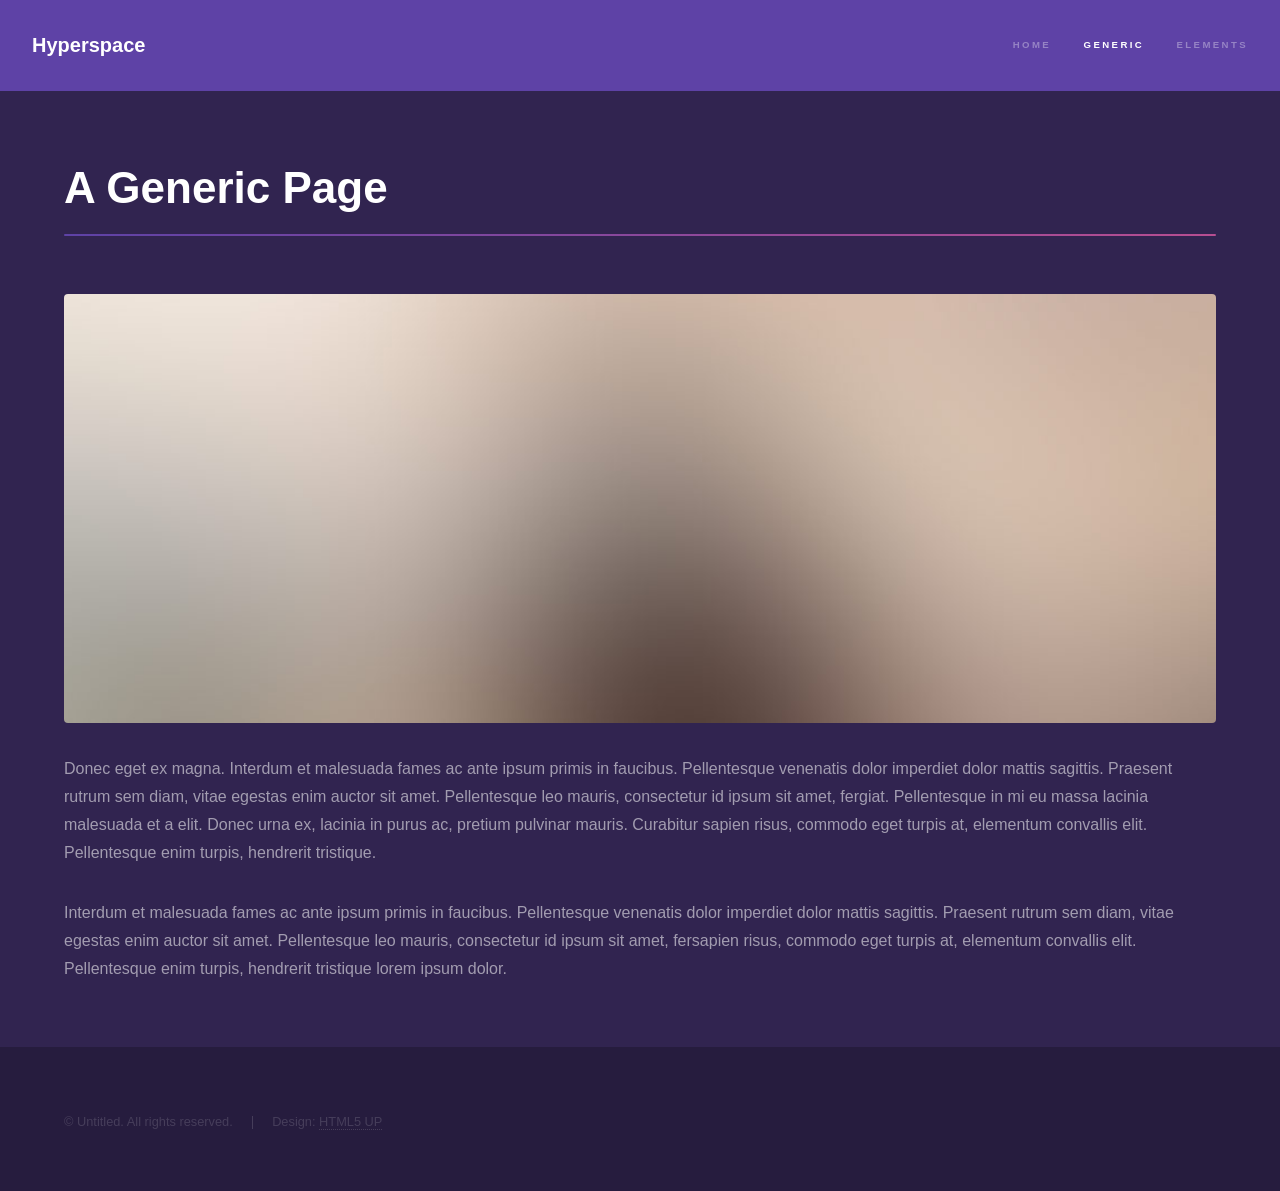
<file: generic.html>
<!DOCTYPE HTML>
<!--
	Hyperspace by HTML5 UP
	html5up.net | @ajlkn
	Free for personal and commercial use under the CCA 3.0 license (html5up.net/license)
-->
<html>
	<head>
		<title>Generic - Hyperspace by HTML5 UP</title>
		<meta charset="utf-8" />
		<meta name="viewport" content="width=device-width, initial-scale=1, user-scalable=no" />
		<link rel="stylesheet" href="assets/css/main.css" />
		<noscript><link rel="stylesheet" href="assets/css/noscript.css" /></noscript>
	</head>
	<body class="is-preload">

		<!-- Header -->
			<header id="header">
				<a href="index.html" class="title">Hyperspace</a>
				<nav>
					<ul>
						<li><a href="index.html">Home</a></li>
						<li><a href="generic.html" class="active">Generic</a></li>
						<li><a href="elements.html">Elements</a></li>
					</ul>
				</nav>
			</header>

		<!-- Wrapper -->
			<div id="wrapper">

				<!-- Main -->
					<section id="main" class="wrapper">
						<div class="inner">
							<h1 class="major">A Generic Page</h1>
							<span class="image fit"><img src="images/pic04.jpg" alt="" /></span>
							<p>Donec eget ex magna. Interdum et malesuada fames ac ante ipsum primis in faucibus. Pellentesque venenatis dolor imperdiet dolor mattis sagittis. Praesent rutrum sem diam, vitae egestas enim auctor sit amet. Pellentesque leo mauris, consectetur id ipsum sit amet, fergiat. Pellentesque in mi eu massa lacinia malesuada et a elit. Donec urna ex, lacinia in purus ac, pretium pulvinar mauris. Curabitur sapien risus, commodo eget turpis at, elementum convallis elit. Pellentesque enim turpis, hendrerit tristique.</p>
							<p>Interdum et malesuada fames ac ante ipsum primis in faucibus. Pellentesque venenatis dolor imperdiet dolor mattis sagittis. Praesent rutrum sem diam, vitae egestas enim auctor sit amet. Pellentesque leo mauris, consectetur id ipsum sit amet, fersapien risus, commodo eget turpis at, elementum convallis elit. Pellentesque enim turpis, hendrerit tristique lorem ipsum dolor.</p>
						</div>
					</section>

			</div>

		<!-- Footer -->
			<footer id="footer" class="wrapper alt">
				<div class="inner">
					<ul class="menu">
						<li>&copy; Untitled. All rights reserved.</li><li>Design: <a href="http://html5up.net">HTML5 UP</a></li>
					</ul>
				</div>
			</footer>

		<!-- Scripts -->
			<script src="assets/js/jquery.min.js"></script>
			<script src="assets/js/jquery.scrollex.min.js"></script>
			<script src="assets/js/jquery.scrolly.min.js"></script>
			<script src="assets/js/browser.min.js"></script>
			<script src="assets/js/breakpoints.min.js"></script>
			<script src="assets/js/util.js"></script>
			<script src="assets/js/main.js"></script>

	</body>
</html>
</file>
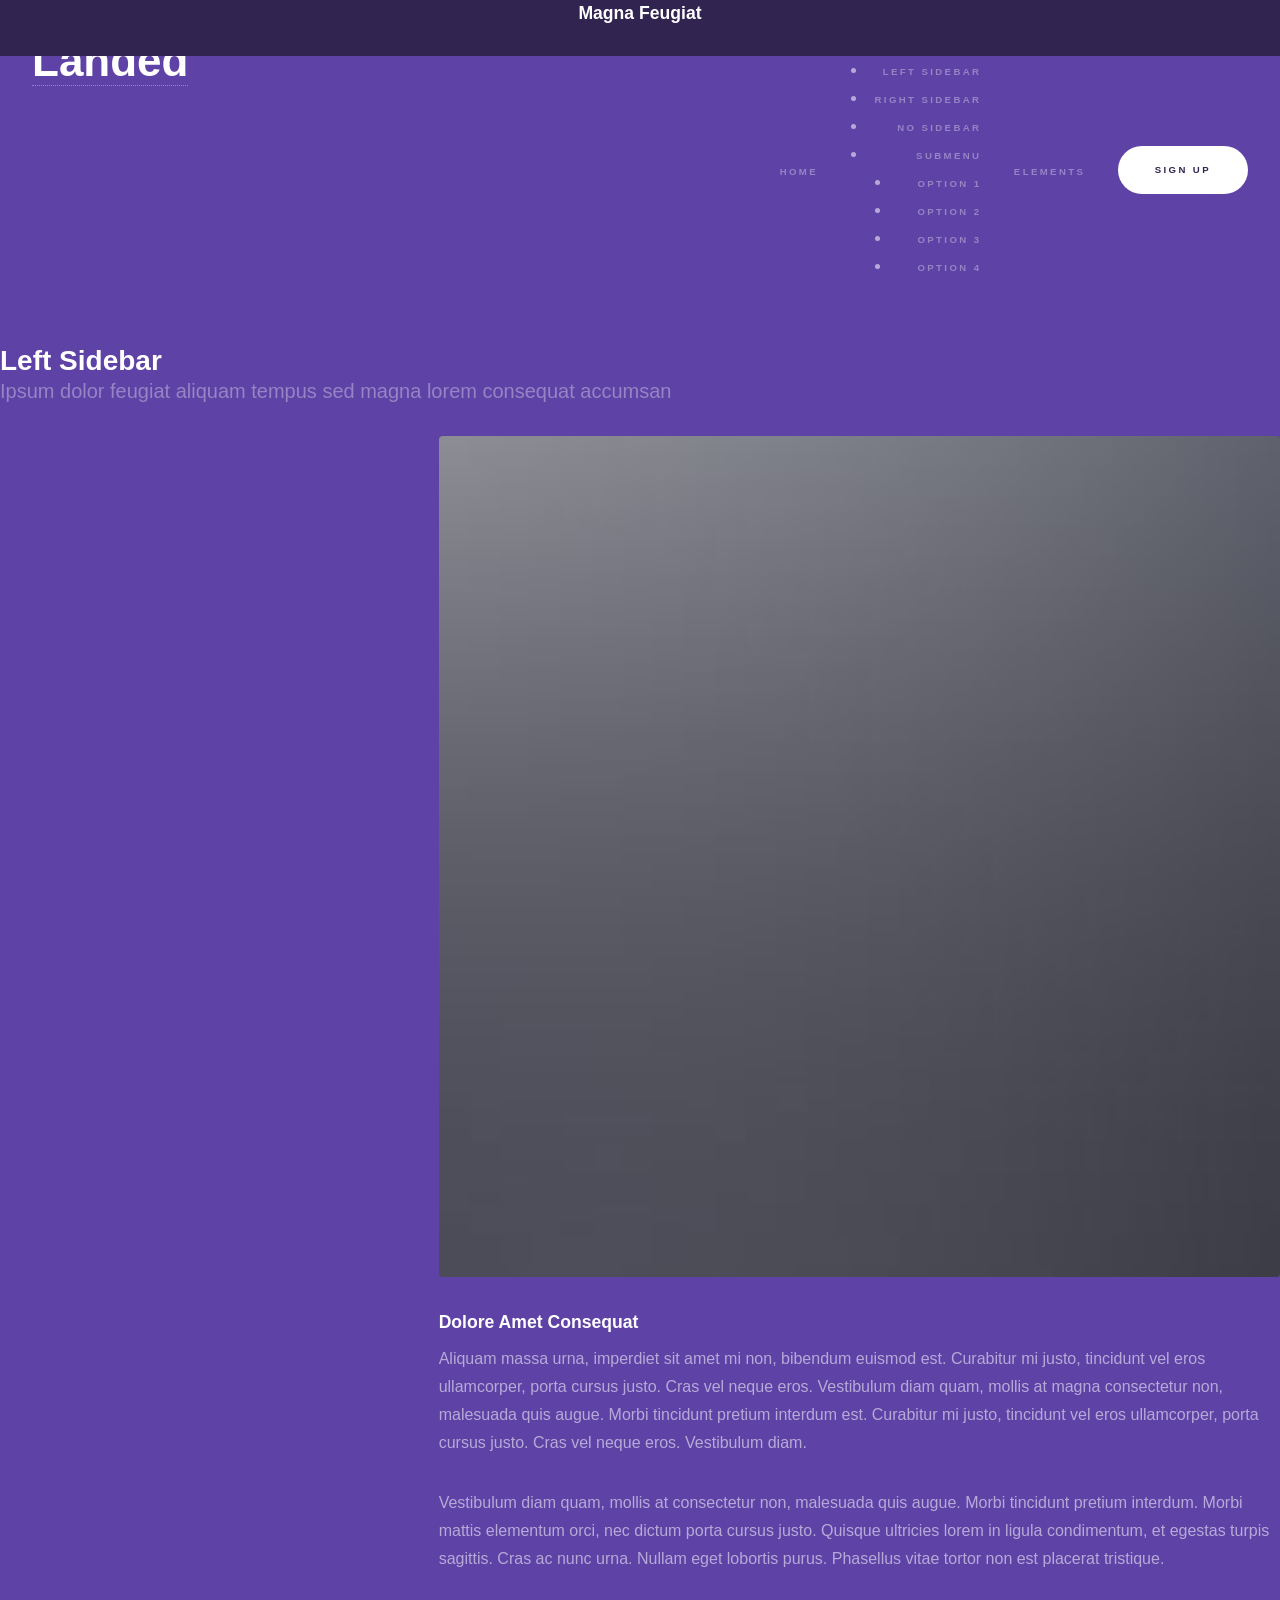
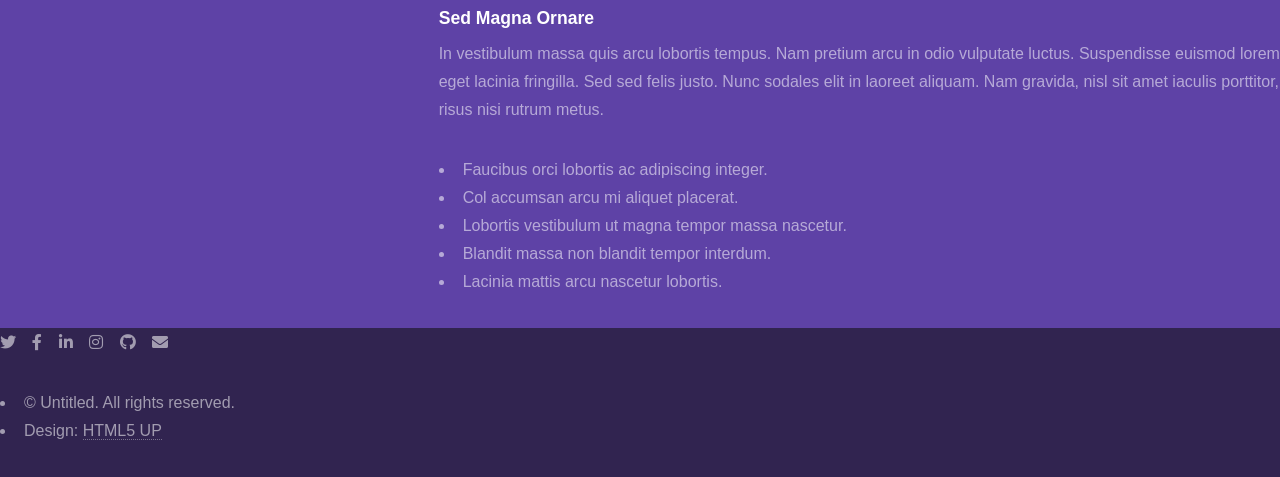
<file: left-sidebar.html>
<!DOCTYPE HTML>
<!--
	Landed by HTML5 UP
	html5up.net | @ajlkn
	Free for personal and commercial use under the CCA 3.0 license (html5up.net/license)
-->
<html>
	<head>
		<title>Left Sidebar - Landed by HTML5 UP</title>
		<meta charset="utf-8" />
		<meta name="viewport" content="width=device-width, initial-scale=1, user-scalable=no" />
		<link rel="stylesheet" href="assets/css/main.css" />
		<noscript><link rel="stylesheet" href="assets/css/noscript.css" /></noscript>
	</head>
	<body class="is-preload">
		<div id="page-wrapper">

			<!-- Header -->
				<header id="header">
					<h1 id="logo"><a href="index.html">Landed</a></h1>
					<nav id="nav">
						<ul>
							<li><a href="index.html">Home</a></li>
							<li>
								<a href="#">Layouts</a>
								<ul>
									<li><a href="left-sidebar.html">Left Sidebar</a></li>
									<li><a href="right-sidebar.html">Right Sidebar</a></li>
									<li><a href="no-sidebar.html">No Sidebar</a></li>
									<li>
										<a href="#">Submenu</a>
										<ul>
											<li><a href="#">Option 1</a></li>
											<li><a href="#">Option 2</a></li>
											<li><a href="#">Option 3</a></li>
											<li><a href="#">Option 4</a></li>
										</ul>
									</li>
								</ul>
							</li>
							<li><a href="elements.html">Elements</a></li>
							<li><a href="#" class="button primary">Sign Up</a></li>
						</ul>
					</nav>
				</header>

			<!-- Main -->
				<div id="main" class="wrapper style1">
					<div class="container">
						<header class="major">
							<h2>Left Sidebar</h2>
							<p>Ipsum dolor feugiat aliquam tempus sed magna lorem consequat accumsan</p>
						</header>
						<div class="row gtr-150">
							<div class="col-4 col-12-medium">

								<!-- Sidebar -->
									<section id="sidebar">
										<section>
											<h3>Magna Feugiat</h3>
											<p>Sed tristique purus vitae volutpat commodo suscipit amet sed nibh. Proin a ullamcorper sed blandit. Sed tristique purus vitae volutpat commodo suscipit ullamcorper commodo suscipit amet sed nibh. Proin a ullamcorper sed blandit..</p>
											<footer>
												<ul class="actions">
													<li><a href="#" class="button">Learn More</a></li>
												</ul>
											</footer>
										</section>
										<hr />
										<section>
											<a href="#" class="image fit"><img src="images/pic06.jpg" alt="" /></a>
											<h3>Amet Lorem Tempus</h3>
											<p>Sed tristique purus vitae volutpat commodo suscipit amet sed nibh. Proin a ullamcorper sed blandit. Sed tristique purus vitae volutpat commodo suscipit ullamcorper sed blandit lorem ipsum dolore.</p>
											<footer>
												<ul class="actions">
													<li><a href="#" class="button">Learn More</a></li>
												</ul>
											</footer>
										</section>
									</section>

							</div>
							<div class="col-8 col-12-medium imp-medium">

								<!-- Content -->
									<section id="content">
										<a href="#" class="image fit"><img src="images/pic05.jpg" alt="" /></a>
										<h3>Dolore Amet Consequat</h3>
										<p>Aliquam massa urna, imperdiet sit amet mi non, bibendum euismod est. Curabitur mi justo, tincidunt vel eros ullamcorper, porta cursus justo. Cras vel neque eros. Vestibulum diam quam, mollis at magna consectetur non, malesuada quis augue. Morbi tincidunt pretium interdum est. Curabitur mi justo, tincidunt vel eros ullamcorper, porta cursus justo. Cras vel neque eros. Vestibulum diam.</p>
										<p>Vestibulum diam quam, mollis at consectetur non, malesuada quis augue. Morbi tincidunt pretium interdum. Morbi mattis elementum orci, nec dictum porta cursus justo. Quisque ultricies lorem in ligula condimentum, et egestas turpis sagittis. Cras ac nunc urna. Nullam eget lobortis purus. Phasellus vitae tortor non est placerat tristique.</p>
										<h3>Sed Magna Ornare</h3>
										<p>In vestibulum massa quis arcu lobortis tempus. Nam pretium arcu in odio vulputate luctus. Suspendisse euismod lorem eget lacinia fringilla. Sed sed felis justo. Nunc sodales elit in laoreet aliquam. Nam gravida, nisl sit amet iaculis porttitor, risus nisi rutrum metus.</p>
										<ul>
											<li>Faucibus orci lobortis ac adipiscing integer.</li>
											<li>Col accumsan arcu mi aliquet placerat.</li>
											<li>Lobortis vestibulum ut magna tempor massa nascetur.</li>
											<li>Blandit massa non blandit tempor interdum.</li>
											<li>Lacinia mattis arcu nascetur lobortis.</li>
										</ul>
									</section>

							</div>
						</div>
					</div>
				</div>

			<!-- Footer -->
				<footer id="footer">
					<ul class="icons">
						<li><a href="#" class="icon brands alt fa-twitter"><span class="label">Twitter</span></a></li>
						<li><a href="#" class="icon brands alt fa-facebook-f"><span class="label">Facebook</span></a></li>
						<li><a href="#" class="icon brands alt fa-linkedin-in"><span class="label">LinkedIn</span></a></li>
						<li><a href="#" class="icon brands alt fa-instagram"><span class="label">Instagram</span></a></li>
						<li><a href="#" class="icon brands alt fa-github"><span class="label">GitHub</span></a></li>
						<li><a href="#" class="icon solid alt fa-envelope"><span class="label">Email</span></a></li>
					</ul>
					<ul class="copyright">
						<li>&copy; Untitled. All rights reserved.</li><li>Design: <a href="http://html5up.net">HTML5 UP</a></li>
					</ul>
				</footer>

		</div>

		<!-- Scripts -->
			<script src="assets/js/jquery.min.js"></script>
			<script src="assets/js/jquery.scrolly.min.js"></script>
			<script src="assets/js/jquery.dropotron.min.js"></script>
			<script src="assets/js/jquery.scrollex.min.js"></script>
			<script src="assets/js/browser.min.js"></script>
			<script src="assets/js/breakpoints.min.js"></script>
			<script src="assets/js/util.js"></script>
			<script src="assets/js/main.js"></script>

	</body>
</html>
</file>
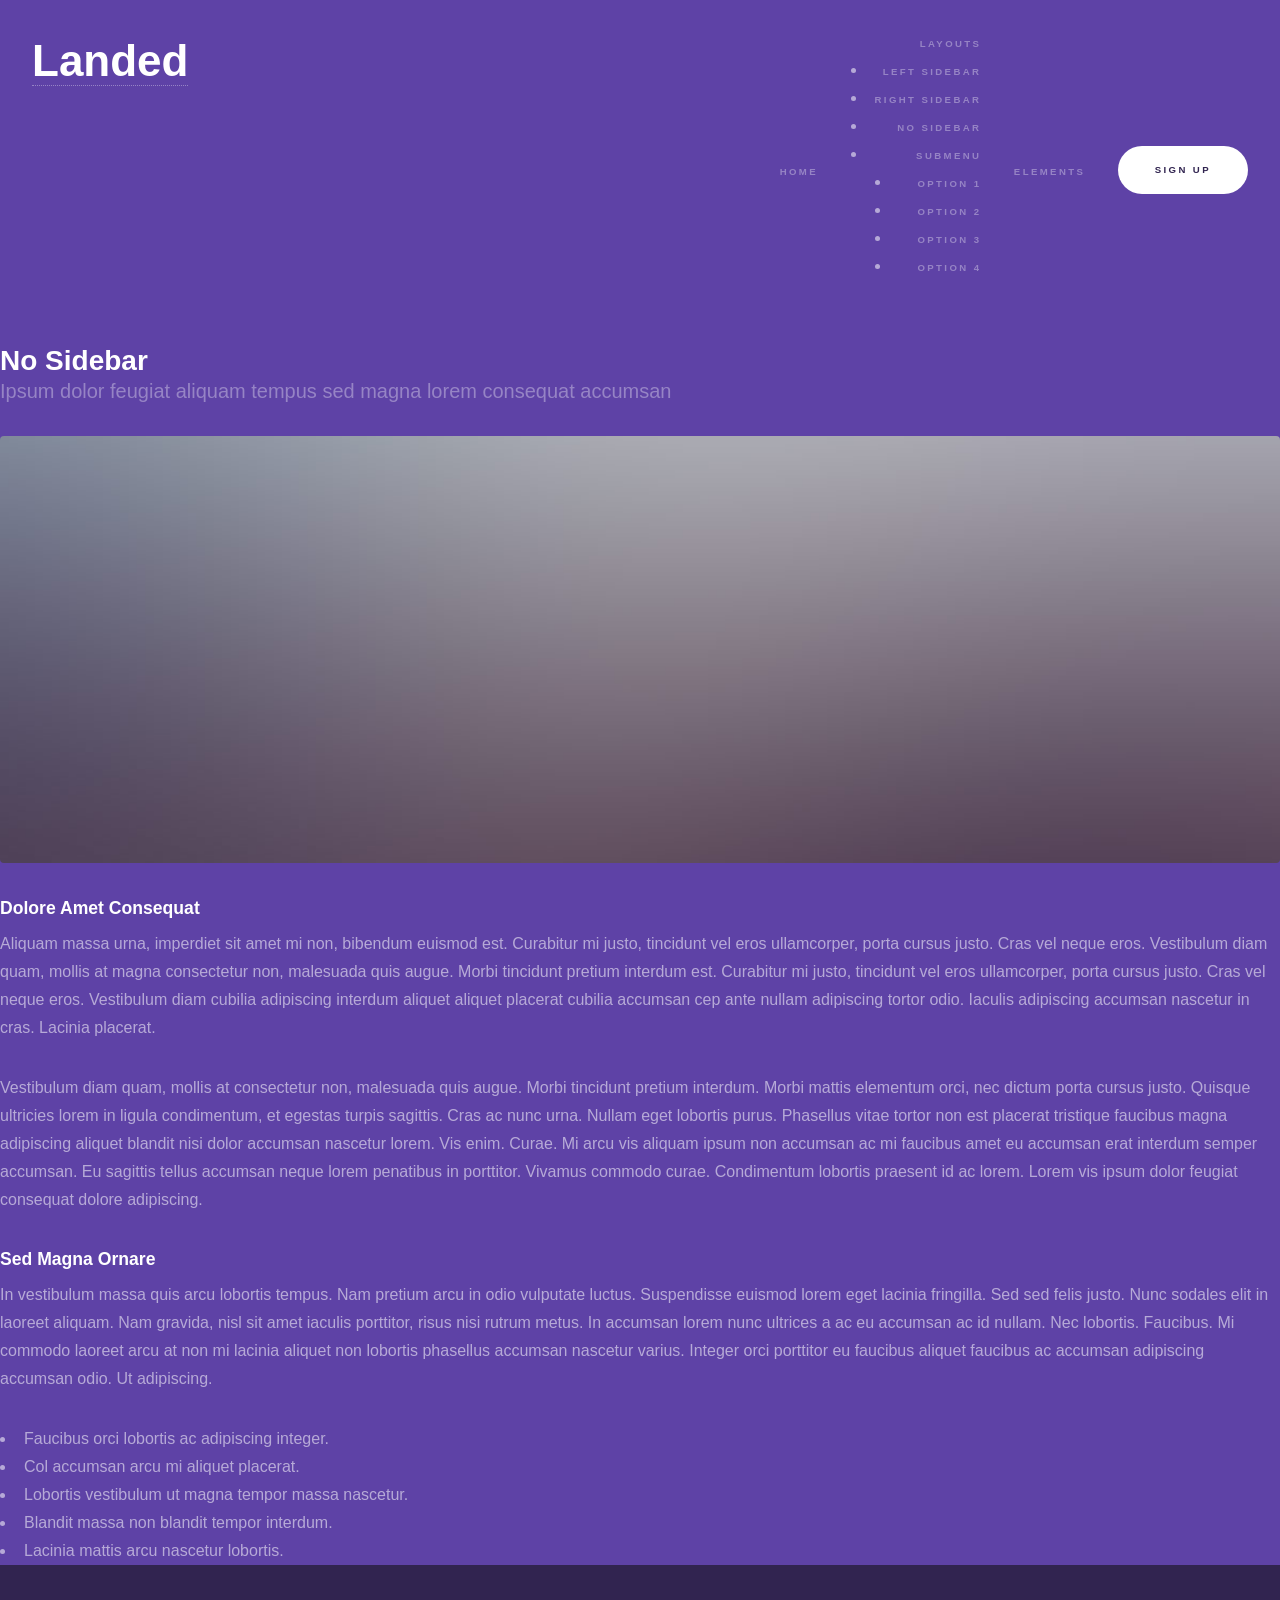
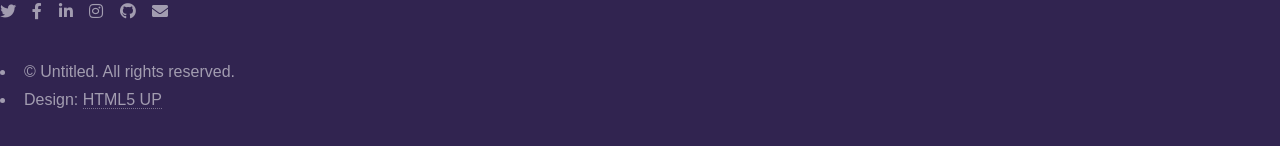
<file: no-sidebar.html>
<!DOCTYPE HTML>
<!--
	Landed by HTML5 UP
	html5up.net | @ajlkn
	Free for personal and commercial use under the CCA 3.0 license (html5up.net/license)
-->
<html>
	<head>
		<title>No Sidebar - Landed by HTML5 UP</title>
		<meta charset="utf-8" />
		<meta name="viewport" content="width=device-width, initial-scale=1, user-scalable=no" />
		<link rel="stylesheet" href="assets/css/main.css" />
		<noscript><link rel="stylesheet" href="assets/css/noscript.css" /></noscript>
	</head>
	<body class="is-preload">
		<div id="page-wrapper">

			<!-- Header -->
				<header id="header">
					<h1 id="logo"><a href="index.html">Landed</a></h1>
					<nav id="nav">
						<ul>
							<li><a href="index.html">Home</a></li>
							<li>
								<a href="#">Layouts</a>
								<ul>
									<li><a href="left-sidebar.html">Left Sidebar</a></li>
									<li><a href="right-sidebar.html">Right Sidebar</a></li>
									<li><a href="no-sidebar.html">No Sidebar</a></li>
									<li>
										<a href="#">Submenu</a>
										<ul>
											<li><a href="#">Option 1</a></li>
											<li><a href="#">Option 2</a></li>
											<li><a href="#">Option 3</a></li>
											<li><a href="#">Option 4</a></li>
										</ul>
									</li>
								</ul>
							</li>
							<li><a href="elements.html">Elements</a></li>
							<li><a href="#" class="button primary">Sign Up</a></li>
						</ul>
					</nav>
				</header>

			<!-- Main -->
				<div id="main" class="wrapper style1">
					<div class="container">
						<header class="major">
							<h2>No Sidebar</h2>
							<p>Ipsum dolor feugiat aliquam tempus sed magna lorem consequat accumsan</p>
						</header>

						<!-- Content -->
							<section id="content">
								<a href="#" class="image fit"><img src="images/pic07.jpg" alt="" /></a>
								<h3>Dolore Amet Consequat</h3>
								<p>Aliquam massa urna, imperdiet sit amet mi non, bibendum euismod est. Curabitur mi justo, tincidunt vel eros ullamcorper, porta cursus justo. Cras vel neque eros. Vestibulum diam quam, mollis at magna consectetur non, malesuada quis augue. Morbi tincidunt pretium interdum est. Curabitur mi justo, tincidunt vel eros ullamcorper, porta cursus justo. Cras vel neque eros. Vestibulum diam cubilia adipiscing interdum aliquet aliquet placerat cubilia accumsan cep ante nullam adipiscing tortor odio. Iaculis adipiscing accumsan nascetur in cras. Lacinia placerat.</p>
								<p>Vestibulum diam quam, mollis at consectetur non, malesuada quis augue. Morbi tincidunt pretium interdum. Morbi mattis elementum orci, nec dictum porta cursus justo. Quisque ultricies lorem in ligula condimentum, et egestas turpis sagittis. Cras ac nunc urna. Nullam eget lobortis purus. Phasellus vitae tortor non est placerat tristique faucibus magna adipiscing aliquet blandit nisi dolor accumsan nascetur lorem. Vis enim. Curae. Mi arcu vis aliquam ipsum non accumsan ac mi faucibus amet eu accumsan erat interdum semper accumsan. Eu sagittis tellus accumsan neque lorem penatibus in porttitor. Vivamus commodo curae. Condimentum lobortis praesent id ac lorem. Lorem vis ipsum dolor feugiat consequat dolore adipiscing.</p>
								<h3>Sed Magna Ornare</h3>
								<p>In vestibulum massa quis arcu lobortis tempus. Nam pretium arcu in odio vulputate luctus. Suspendisse euismod lorem eget lacinia fringilla. Sed sed felis justo. Nunc sodales elit in laoreet aliquam. Nam gravida, nisl sit amet iaculis porttitor, risus nisi rutrum metus. In accumsan lorem nunc ultrices a ac eu accumsan ac id nullam. Nec lobortis. Faucibus. Mi commodo laoreet arcu at non mi lacinia aliquet non lobortis phasellus accumsan nascetur varius. Integer orci porttitor eu faucibus aliquet faucibus ac accumsan adipiscing accumsan odio. Ut adipiscing.</p>
								<ul>
									<li>Faucibus orci lobortis ac adipiscing integer.</li>
									<li>Col accumsan arcu mi aliquet placerat.</li>
									<li>Lobortis vestibulum ut magna tempor massa nascetur.</li>
									<li>Blandit massa non blandit tempor interdum.</li>
									<li>Lacinia mattis arcu nascetur lobortis.</li>
								</ul>
							</section>

					</div>
				</div>

			<!-- Footer -->
				<footer id="footer">
					<ul class="icons">
						<li><a href="#" class="icon brands alt fa-twitter"><span class="label">Twitter</span></a></li>
						<li><a href="#" class="icon brands alt fa-facebook-f"><span class="label">Facebook</span></a></li>
						<li><a href="#" class="icon brands alt fa-linkedin-in"><span class="label">LinkedIn</span></a></li>
						<li><a href="#" class="icon brands alt fa-instagram"><span class="label">Instagram</span></a></li>
						<li><a href="#" class="icon brands alt fa-github"><span class="label">GitHub</span></a></li>
						<li><a href="#" class="icon solid alt fa-envelope"><span class="label">Email</span></a></li>
					</ul>
					<ul class="copyright">
						<li>&copy; Untitled. All rights reserved.</li><li>Design: <a href="http://html5up.net">HTML5 UP</a></li>
					</ul>
				</footer>

		</div>

		<!-- Scripts -->
			<script src="assets/js/jquery.min.js"></script>
			<script src="assets/js/jquery.scrolly.min.js"></script>
			<script src="assets/js/jquery.dropotron.min.js"></script>
			<script src="assets/js/jquery.scrollex.min.js"></script>
			<script src="assets/js/browser.min.js"></script>
			<script src="assets/js/breakpoints.min.js"></script>
			<script src="assets/js/util.js"></script>
			<script src="assets/js/main.js"></script>

	</body>
</html>
</file>
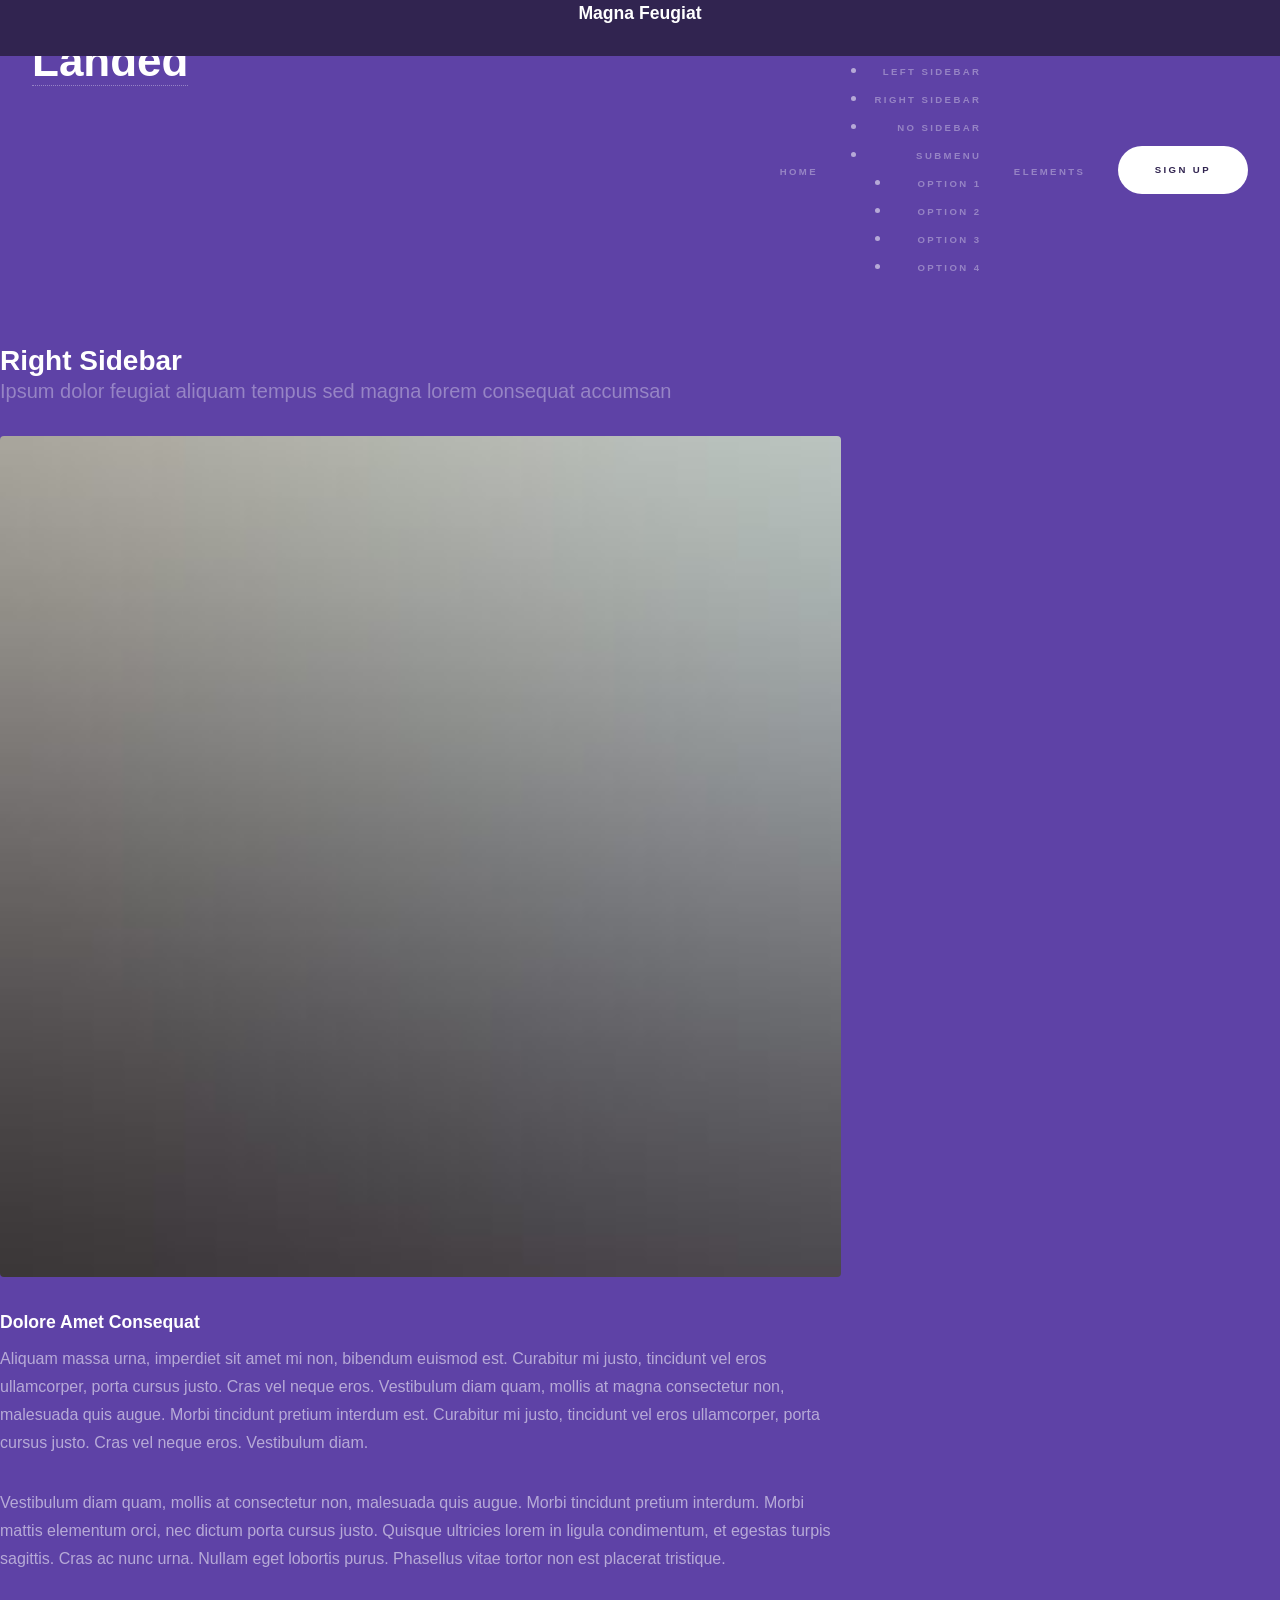
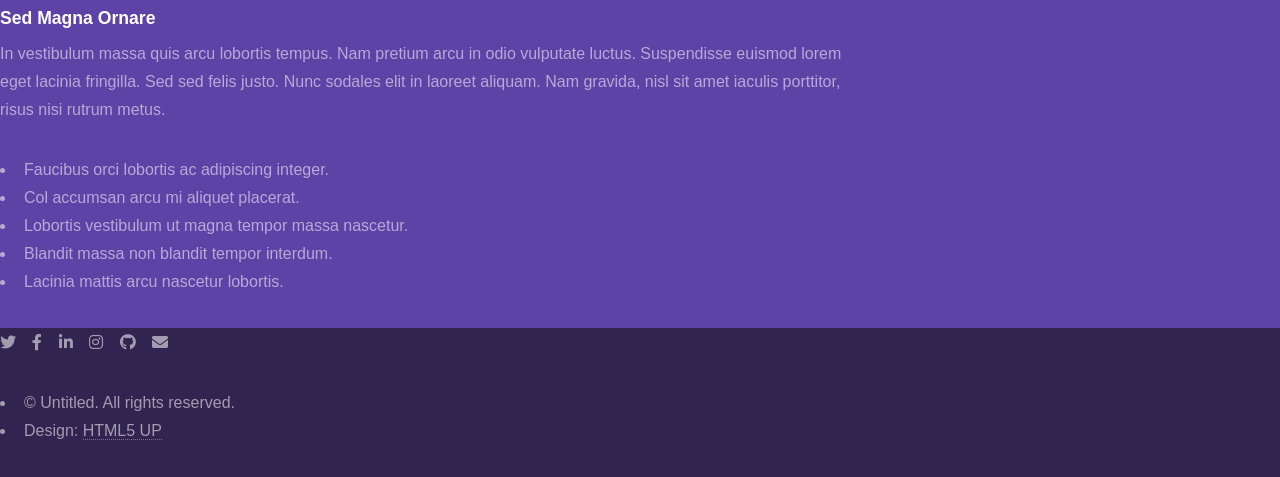
<file: right-sidebar.html>
<!DOCTYPE HTML>
<!--
	Landed by HTML5 UP
	html5up.net | @ajlkn
	Free for personal and commercial use under the CCA 3.0 license (html5up.net/license)
-->
<html>
	<head>
		<title>Right Sidebar - Landed by HTML5 UP</title>
		<meta charset="utf-8" />
		<meta name="viewport" content="width=device-width, initial-scale=1, user-scalable=no" />
		<link rel="stylesheet" href="assets/css/main.css" />
		<noscript><link rel="stylesheet" href="assets/css/noscript.css" /></noscript>
	</head>
	<body class="is-preload">
		<div id="page-wrapper">

			<!-- Header -->
				<header id="header">
					<h1 id="logo"><a href="index.html">Landed</a></h1>
					<nav id="nav">
						<ul>
							<li><a href="index.html">Home</a></li>
							<li>
								<a href="#">Layouts</a>
								<ul>
									<li><a href="left-sidebar.html">Left Sidebar</a></li>
									<li><a href="right-sidebar.html">Right Sidebar</a></li>
									<li><a href="no-sidebar.html">No Sidebar</a></li>
									<li>
										<a href="#">Submenu</a>
										<ul>
											<li><a href="#">Option 1</a></li>
											<li><a href="#">Option 2</a></li>
											<li><a href="#">Option 3</a></li>
											<li><a href="#">Option 4</a></li>
										</ul>
									</li>
								</ul>
							</li>
							<li><a href="elements.html">Elements</a></li>
							<li><a href="#" class="button primary">Sign Up</a></li>
						</ul>
					</nav>
				</header>

			<!-- Main -->
				<div id="main" class="wrapper style1">
					<div class="container">
						<header class="major">
							<h2>Right Sidebar</h2>
							<p>Ipsum dolor feugiat aliquam tempus sed magna lorem consequat accumsan</p>
						</header>
						<div class="row gtr-150">
							<div class="col-8 col-12-medium">

								<!-- Content -->
									<section id="content">
										<a href="#" class="image fit"><img src="images/pic06.jpg" alt="" /></a>
										<h3>Dolore Amet Consequat</h3>
										<p>Aliquam massa urna, imperdiet sit amet mi non, bibendum euismod est. Curabitur mi justo, tincidunt vel eros ullamcorper, porta cursus justo. Cras vel neque eros. Vestibulum diam quam, mollis at magna consectetur non, malesuada quis augue. Morbi tincidunt pretium interdum est. Curabitur mi justo, tincidunt vel eros ullamcorper, porta cursus justo. Cras vel neque eros. Vestibulum diam.</p>
										<p>Vestibulum diam quam, mollis at consectetur non, malesuada quis augue. Morbi tincidunt pretium interdum. Morbi mattis elementum orci, nec dictum porta cursus justo. Quisque ultricies lorem in ligula condimentum, et egestas turpis sagittis. Cras ac nunc urna. Nullam eget lobortis purus. Phasellus vitae tortor non est placerat tristique.</p>
										<h3>Sed Magna Ornare</h3>
										<p>In vestibulum massa quis arcu lobortis tempus. Nam pretium arcu in odio vulputate luctus. Suspendisse euismod lorem eget lacinia fringilla. Sed sed felis justo. Nunc sodales elit in laoreet aliquam. Nam gravida, nisl sit amet iaculis porttitor, risus nisi rutrum metus.</p>
										<ul>
											<li>Faucibus orci lobortis ac adipiscing integer.</li>
											<li>Col accumsan arcu mi aliquet placerat.</li>
											<li>Lobortis vestibulum ut magna tempor massa nascetur.</li>
											<li>Blandit massa non blandit tempor interdum.</li>
											<li>Lacinia mattis arcu nascetur lobortis.</li>
										</ul>
									</section>

							</div>
							<div class="col-4 col-12-medium">

								<!-- Sidebar -->
									<section id="sidebar">
										<section>
											<h3>Magna Feugiat</h3>
											<p>Sed tristique purus vitae volutpat commodo suscipit amet sed nibh. Proin a ullamcorper sed blandit. Sed tristique purus vitae volutpat commodo suscipit ullamcorper commodo suscipit amet sed nibh. Proin a ullamcorper sed blandit..</p>
											<footer>
												<ul class="actions">
													<li><a href="#" class="button">Learn More</a></li>
												</ul>
											</footer>
										</section>
										<hr />
										<section>
											<a href="#" class="image fit"><img src="images/pic07.jpg" alt="" /></a>
											<h3>Amet Lorem Tempus</h3>
											<p>Sed tristique purus vitae volutpat commodo suscipit amet sed nibh. Proin a ullamcorper sed blandit. Sed tristique purus vitae volutpat commodo suscipit ullamcorper sed blandit lorem ipsum dolore.</p>
											<footer>
												<ul class="actions">
													<li><a href="#" class="button">Learn More</a></li>
												</ul>
											</footer>
										</section>
									</section>

							</div>
						</div>
					</div>
				</div>

			<!-- Footer -->
				<footer id="footer">
					<ul class="icons">
						<li><a href="#" class="icon brands alt fa-twitter"><span class="label">Twitter</span></a></li>
						<li><a href="#" class="icon brands alt fa-facebook-f"><span class="label">Facebook</span></a></li>
						<li><a href="#" class="icon brands alt fa-linkedin-in"><span class="label">LinkedIn</span></a></li>
						<li><a href="#" class="icon brands alt fa-instagram"><span class="label">Instagram</span></a></li>
						<li><a href="#" class="icon brands alt fa-github"><span class="label">GitHub</span></a></li>
						<li><a href="#" class="icon solid alt fa-envelope"><span class="label">Email</span></a></li>
					</ul>
					<ul class="copyright">
						<li>&copy; Untitled. All rights reserved.</li><li>Design: <a href="http://html5up.net">HTML5 UP</a></li>
					</ul>
				</footer>

		</div>

		<!-- Scripts -->
			<script src="assets/js/jquery.min.js"></script>
			<script src="assets/js/jquery.scrolly.min.js"></script>
			<script src="assets/js/jquery.dropotron.min.js"></script>
			<script src="assets/js/jquery.scrollex.min.js"></script>
			<script src="assets/js/browser.min.js"></script>
			<script src="assets/js/breakpoints.min.js"></script>
			<script src="assets/js/util.js"></script>
			<script src="assets/js/main.js"></script>

	</body>
</html>
</file>
<file: assets/css/noscript.css>
/*
	Hyperspace by HTML5 UP
	html5up.net | @ajlkn
	Free for personal and commercial use under the CCA 3.0 license (html5up.net/license)
*/

/* Spotlights */

	.spotlights > section > .image:before {
		opacity: 0 !important;
	}

	.spotlights > section > .content > .inner {
		-moz-transform: none !important;
		-webkit-transform: none !important;
		-ms-transform: none !important;
		transform: none !important;
		opacity: 1 !important;
	}

/* Wrapper */

	.wrapper > .inner {
		opacity: 1 !important;
		-moz-transform: none !important;
		-webkit-transform: none !important;
		-ms-transform: none !important;
		transform: none !important;
	}

/* Sidebar */

	#sidebar > .inner {
		opacity: 1 !important;
	}

	#sidebar nav > ul > li {
		-moz-transform: none !important;
		-webkit-transform: none !important;
		-ms-transform: none !important;
		transform: none !important;
		opacity: 1 !important;
	}
</file>
<file: assets/css/main.css>
@import url(fontawesome-all.min.css);

/*
	Hyperspace by HTML5 UP
	html5up.net | @ajlkn
	Free for personal and commercial use under the CCA 3.0 license (html5up.net/license)
*/

html, body, div, span, applet, object,
iframe, h1, h2, h3, h4, h5, h6, p, blockquote,
pre, a, abbr, acronym, address, big, cite,
code, del, dfn, em, img, ins, kbd, q, s, samp,
small, strike, strong, sub, sup, tt, var, b,
u, i, center, dl, dt, dd, ol, ul, li, fieldset,
form, label, legend, table, caption, tbody,
tfoot, thead, tr, th, td, article, aside,
canvas, details, embed, figure, figcaption,
footer, header, hgroup, menu, nav, output, ruby,
section, summary, time, mark, audio, video {
	margin: 0;
	padding: 0;
	border: 0;
	font-size: 100%;
	font: inherit;
	vertical-align: baseline;}

article, aside, details, figcaption, figure,
footer, header, hgroup, menu, nav, section {
	display: block;}

body {
	line-height: 1;
}

ol, ul {
	list-style: none;
}

blockquote, q {
	quotes: none;
}

	blockquote:before, blockquote:after, q:before, q:after {
		content: '';
		content: none;
	}

table {
	border-collapse: collapse;
	border-spacing: 0;
}

body {
	-webkit-text-size-adjust: none;
}

mark {
	background-color: transparent;
	color: inherit;
}

input::-moz-focus-inner {
	border: 0;
	padding: 0;
}

input, select, textarea {
	-moz-appearance: none;
	-webkit-appearance: none;
	-ms-appearance: none;
	appearance: none;
}

/* Basic */

	@-ms-viewport {
		width: device-width;
	}

	body {
		-ms-overflow-style: scrollbar;
	}

	@media screen and (max-width: 480px) {

		html, body {
			min-width: 320px;
		}

	}

	html {
		box-sizing: border-box;
	}

	*, *:before, *:after {
		box-sizing: inherit;
	}

	body {
		background: #312450;
	}

		body.is-preload *, body.is-preload *:before, body.is-preload *:after {
			-moz-animation: none !important;
			-webkit-animation: none !important;
			-ms-animation: none !important;
			animation: none !important;
			-moz-transition: none !important;
			-webkit-transition: none !important;
			-ms-transition: none !important;
			transition: none !important;
		}

/* Type */

	body, input, select, textarea {
		color: rgba(255, 255, 255, 0.55);
		font-family: Arial, Helvetica, sans-serif;
		font-size: 16.5pt;
		font-weight: normal;
		line-height: 1.75;
	}

		@media screen and (max-width: 1680px) {

			body, input, select, textarea {
				font-size: 13pt;
			}

		}

		@media screen and (max-width: 1280px) {

			body, input, select, textarea {
				font-size: 12pt;
			}

		}

		@media screen and (max-width: 360px) {

			body, input, select, textarea {
				font-size: 11pt;
			}

		}

	a {
		-moz-transition: color 0.2s ease, border-bottom-color 0.2s ease;
		-webkit-transition: color 0.2s ease, border-bottom-color 0.2s ease;
		-ms-transition: color 0.2s ease, border-bottom-color 0.2s ease;
		transition: color 0.2s ease, border-bottom-color 0.2s ease;
		border-bottom: dotted 1px rgba(255, 255, 255, 0.35);
		color: inherit;
		text-decoration: none;
	}

		a:hover {
			border-bottom-color: transparent;
			color: #ffffff;
		}

	strong, b {
		color: #ffffff;
		font-weight: bold;
	}

	em, i {
		font-style: italic;
	}

	p {
		margin: 0 0 2em 0;
	}

	h1, h2, h3, h4, h5, h6 {
		color: #ffffff;
		font-weight: bold;
		line-height: 1.5;
		margin: 0 0 0.5em 0;
	}

		h1 a, h2 a, h3 a, h4 a, h5 a, h6 a {
			color: inherit;
			text-decoration: none;
		}

	h1 {
		font-size: 2.75em;
	}

		h1.major {
			margin: 0 0 1.3em 0;
			position: relative;
			padding-bottom: 0.35em;
		}

			h1.major:after {
				background-image: -moz-linear-gradient(to right, #5e42a6, #b74e91);
				background-image: -webkit-linear-gradient(to right, #5e42a6, #b74e91);
				background-image: -ms-linear-gradient(to right, #5e42a6, #b74e91);
				background-image: linear-gradient(to right, #5e42a6, #b74e91);
				-moz-transition: max-width 0.2s ease;
				-webkit-transition: max-width 0.2s ease;
				-ms-transition: max-width 0.2s ease;
				transition: max-width 0.2s ease;
				border-radius: 0.2em;
				bottom: 0;
				content: '';
				height: 0.05em;
				position: absolute;
				right: 0;
				width: 100%;
			}

	h2 {
		font-size: 1.75em;
	}

	h3 {
		font-size: 1.1em;
	}

	h4 {
		font-size: 1em;
	}

	h5 {
		font-size: 0.8em;
	}

	h6 {
		font-size: 0.6em;
	}

	@media screen and (max-width: 736px) {

		h1 {
			font-size: 2em;
		}

		h2 {
			font-size: 1.25em;
		}

		h3 {
			font-size: 1em;
		}

		h4 {
			font-size: 0.8em;
		}

		h5 {
			font-size: 0.6em;
		}

		h6 {
			font-size: 0.6em;
		}

	}

	sub {
		font-size: 0.8em;
		position: relative;
		top: 0.5em;
	}

	sup {
		font-size: 0.8em;
		position: relative;
		top: -0.5em;
	}

	blockquote {
		border-left: solid 4px rgba(255, 255, 255, 0.15);
		font-style: italic;
		margin: 0 0 2em 0;
		padding: 0.5em 0 0.5em 2em;
	}

	code {
		background: rgba(255, 255, 255, 0.05);
		border-radius: 0.25em;
		border: solid 1px rgba(255, 255, 255, 0.15);
		font-family: "Courier New", monospace;
		font-size: 0.9em;
		margin: 0 0.25em;
		padding: 0.25em 0.65em;
	}

	pre {
		-webkit-overflow-scrolling: touch;
		font-family: "Courier New", monospace;
		font-size: 0.9em;
		margin: 0 0 2em 0;
	}

		pre code {
			display: block;
			line-height: 1.75em;
			padding: 1em 1.5em;
			overflow-x: auto;
		}

	hr {
		border: 0;
		border-bottom: solid 1px rgba(255, 255, 255, 0.15);
		margin: 2em 0;
	}

		hr.major {
			margin: 3em 0;
		}

	.align-left {
		text-align: left;
	}

	.align-center {
		text-align: center;
	}

	.align-right {
		text-align: right;
	}

/* Row */

	.row {
		display: flex;
		flex-wrap: wrap;
		box-sizing: border-box;
		align-items: stretch;
	}

		.row > * {
			box-sizing: border-box;
		}

		.row.gtr-uniform > * > :last-child {
			margin-bottom: 0;
		}

		.row.aln-left {
			justify-content: flex-start;
		}

		.row.aln-center {
			justify-content: center;
		}

		.row.aln-right {
			justify-content: flex-end;
		}

		.row.aln-top {
			align-items: flex-start;
		}

		.row.aln-middle {
			align-items: center;
		}

		.row.aln-bottom {
			align-items: flex-end;
		}

		.row > .imp {
			order: -1;
		}

		.row > .col-1 {
			width: 8.33333%;
		}

		.row > .off-1 {
			margin-left: 8.33333%;
		}

		.row > .col-2 {
			width: 16.66667%;
		}

		.row > .off-2 {
			margin-left: 16.66667%;
		}

		.row > .col-3 {
			width: 25%;
		}

		.row > .off-3 {
			margin-left: 25%;
		}

		.row > .col-4 {
			width: 33.33333%;
		}

		.row > .off-4 {
			margin-left: 33.33333%;
		}

		.row > .col-5 {
			width: 41.66667%;
		}

		.row > .off-5 {
			margin-left: 41.66667%;
		}

		.row > .col-6 {
			width: 50%;
		}

		.row > .off-6 {
			margin-left: 50%;
		}

		.row > .col-7 {
			width: 58.33333%;
		}

		.row > .off-7 {
			margin-left: 58.33333%;
		}

		.row > .col-8 {
			width: 66.66667%;
		}

		.row > .off-8 {
			margin-left: 66.66667%;
		}

		.row > .col-9 {
			width: 75%;
		}

		.row > .off-9 {
			margin-left: 75%;
		}

		.row > .col-10 {
			width: 83.33333%;
		}

		.row > .off-10 {
			margin-left: 83.33333%;
		}

		.row > .col-11 {
			width: 91.66667%;
		}

		.row > .off-11 {
			margin-left: 91.66667%;
		}

		.row > .col-12 {
			width: 100%;
		}

		.row > .off-12 {
			margin-left: 100%;
		}

		.row.gtr-0 {
			margin-top: 0;
			margin-left: 0em;
		}

			.row.gtr-0 > * {
				padding: 0 0 0 0em;
			}

			.row.gtr-0.gtr-uniform {
				margin-top: 0em;
			}

				.row.gtr-0.gtr-uniform > * {
					padding-top: 0em;
				}

		.row.gtr-25 {
			margin-top: 0;
			margin-left: -0.375em;
		}

			.row.gtr-25 > * {
				padding: 0 0 0 0.375em;
			}

			.row.gtr-25.gtr-uniform {
				margin-top: -0.375em;
			}

				.row.gtr-25.gtr-uniform > * {
					padding-top: 0.375em;
				}

		.row.gtr-50 {
			margin-top: 0;
			margin-left: -0.75em;
		}

			.row.gtr-50 > * {
				padding: 0 0 0 0.75em;
			}

			.row.gtr-50.gtr-uniform {
				margin-top: -0.75em;
			}

				.row.gtr-50.gtr-uniform > * {
					padding-top: 0.75em;
				}

		.row {
			margin-top: 0;
			margin-left: -1.5em;
		}

			.row > * {
				padding: 0 0 0 1.5em;
			}

			.row.gtr-uniform {
				margin-top: -1.5em;
			}

				.row.gtr-uniform > * {
					padding-top: 1.5em;
				}

		.row.gtr-150 {
			margin-top: 0;
			margin-left: -2.25em;
		}

			.row.gtr-150 > * {
				padding: 0 0 0 2.25em;
			}

			.row.gtr-150.gtr-uniform {
				margin-top: -2.25em;
			}

				.row.gtr-150.gtr-uniform > * {
					padding-top: 2.25em;
				}

		.row.gtr-200 {
			margin-top: 0;
			margin-left: -3em;
		}

			.row.gtr-200 > * {
				padding: 0 0 0 3em;
			}

			.row.gtr-200.gtr-uniform {
				margin-top: -3em;
			}

				.row.gtr-200.gtr-uniform > * {
					padding-top: 3em;
				}

		@media screen and (max-width: 1680px) {

			.row {
				display: flex;
				flex-wrap: wrap;
				box-sizing: border-box;
				align-items: stretch;
			}

				.row > * {
					box-sizing: border-box;
				}

				.row.gtr-uniform > * > :last-child {
					margin-bottom: 0;
				}

				.row.aln-left {
					justify-content: flex-start;
				}

				.row.aln-center {
					justify-content: center;
				}

				.row.aln-right {
					justify-content: flex-end;
				}

				.row.aln-top {
					align-items: flex-start;
				}

				.row.aln-middle {
					align-items: center;
				}

				.row.aln-bottom {
					align-items: flex-end;
				}

				.row > .imp-xlarge {
					order: -1;
				}

				.row > .col-1-xlarge {
					width: 8.33333%;
				}

				.row > .off-1-xlarge {
					margin-left: 8.33333%;
				}

				.row > .col-2-xlarge {
					width: 16.66667%;
				}

				.row > .off-2-xlarge {
					margin-left: 16.66667%;
				}

				.row > .col-3-xlarge {
					width: 25%;
				}

				.row > .off-3-xlarge {
					margin-left: 25%;
				}

				.row > .col-4-xlarge {
					width: 33.33333%;
				}

				.row > .off-4-xlarge {
					margin-left: 33.33333%;
				}

				.row > .col-5-xlarge {
					width: 41.66667%;
				}

				.row > .off-5-xlarge {
					margin-left: 41.66667%;
				}

				.row > .col-6-xlarge {
					width: 50%;
				}

				.row > .off-6-xlarge {
					margin-left: 50%;
				}

				.row > .col-7-xlarge {
					width: 58.33333%;
				}

				.row > .off-7-xlarge {
					margin-left: 58.33333%;
				}

				.row > .col-8-xlarge {
					width: 66.66667%;
				}

				.row > .off-8-xlarge {
					margin-left: 66.66667%;
				}

				.row > .col-9-xlarge {
					width: 75%;
				}

				.row > .off-9-xlarge {
					margin-left: 75%;
				}

				.row > .col-10-xlarge {
					width: 83.33333%;
				}

				.row > .off-10-xlarge {
					margin-left: 83.33333%;
				}

				.row > .col-11-xlarge {
					width: 91.66667%;
				}

				.row > .off-11-xlarge {
					margin-left: 91.66667%;
				}

				.row > .col-12-xlarge {
					width: 100%;
				}

				.row > .off-12-xlarge {
					margin-left: 100%;
				}

				.row.gtr-0 {
					margin-top: 0;
					margin-left: 0em;
				}

					.row.gtr-0 > * {
						padding: 0 0 0 0em;
					}

					.row.gtr-0.gtr-uniform {
						margin-top: 0em;
					}

						.row.gtr-0.gtr-uniform > * {
							padding-top: 0em;
						}

				.row.gtr-25 {
					margin-top: 0;
					margin-left: -0.375em;
				}

					.row.gtr-25 > * {
						padding: 0 0 0 0.375em;
					}

					.row.gtr-25.gtr-uniform {
						margin-top: -0.375em;
					}

						.row.gtr-25.gtr-uniform > * {
							padding-top: 0.375em;
						}

				.row.gtr-50 {
					margin-top: 0;
					margin-left: -0.75em;
				}

					.row.gtr-50 > * {
						padding: 0 0 0 0.75em;
					}

					.row.gtr-50.gtr-uniform {
						margin-top: -0.75em;
					}

						.row.gtr-50.gtr-uniform > * {
							padding-top: 0.75em;
						}

				.row {
					margin-top: 0;
					margin-left: -1.5em;
				}

					.row > * {
						padding: 0 0 0 1.5em;
					}

					.row.gtr-uniform {
						margin-top: -1.5em;
					}

						.row.gtr-uniform > * {
							padding-top: 1.5em;
						}

				.row.gtr-150 {
					margin-top: 0;
					margin-left: -2.25em;
				}

					.row.gtr-150 > * {
						padding: 0 0 0 2.25em;
					}

					.row.gtr-150.gtr-uniform {
						margin-top: -2.25em;
					}

						.row.gtr-150.gtr-uniform > * {
							padding-top: 2.25em;
						}

				.row.gtr-200 {
					margin-top: 0;
					margin-left: -3em;
				}

					.row.gtr-200 > * {
						padding: 0 0 0 3em;
					}

					.row.gtr-200.gtr-uniform {
						margin-top: -3em;
					}

						.row.gtr-200.gtr-uniform > * {
							padding-top: 3em;
						}

		}

		@media screen and (max-width: 1280px) {

			.row {
				display: flex;
				flex-wrap: wrap;
				box-sizing: border-box;
				align-items: stretch;
			}

				.row > * {
					box-sizing: border-box;
				}

				.row.gtr-uniform > * > :last-child {
					margin-bottom: 0;
				}

				.row.aln-left {
					justify-content: flex-start;
				}

				.row.aln-center {
					justify-content: center;
				}

				.row.aln-right {
					justify-content: flex-end;
				}

				.row.aln-top {
					align-items: flex-start;
				}

				.row.aln-middle {
					align-items: center;
				}

				.row.aln-bottom {
					align-items: flex-end;
				}

				.row > .imp-large {
					order: -1;
				}

				.row > .col-1-large {
					width: 8.33333%;
				}

				.row > .off-1-large {
					margin-left: 8.33333%;
				}

				.row > .col-2-large {
					width: 16.66667%;
				}

				.row > .off-2-large {
					margin-left: 16.66667%;
				}

				.row > .col-3-large {
					width: 25%;
				}

				.row > .off-3-large {
					margin-left: 25%;
				}

				.row > .col-4-large {
					width: 33.33333%;
				}

				.row > .off-4-large {
					margin-left: 33.33333%;
				}

				.row > .col-5-large {
					width: 41.66667%;
				}

				.row > .off-5-large {
					margin-left: 41.66667%;
				}

				.row > .col-6-large {
					width: 50%;
				}

				.row > .off-6-large {
					margin-left: 50%;
				}

				.row > .col-7-large {
					width: 58.33333%;
				}

				.row > .off-7-large {
					margin-left: 58.33333%;
				}

				.row > .col-8-large {
					width: 66.66667%;
				}

				.row > .off-8-large {
					margin-left: 66.66667%;
				}

				.row > .col-9-large {
					width: 75%;
				}

				.row > .off-9-large {
					margin-left: 75%;
				}

				.row > .col-10-large {
					width: 83.33333%;
				}

				.row > .off-10-large {
					margin-left: 83.33333%;
				}

				.row > .col-11-large {
					width: 91.66667%;
				}

				.row > .off-11-large {
					margin-left: 91.66667%;
				}

				.row > .col-12-large {
					width: 100%;
				}

				.row > .off-12-large {
					margin-left: 100%;
				}

				.row.gtr-0 {
					margin-top: 0;
					margin-left: 0em;
				}

					.row.gtr-0 > * {
						padding: 0 0 0 0em;
					}

					.row.gtr-0.gtr-uniform {
						margin-top: 0em;
					}

						.row.gtr-0.gtr-uniform > * {
							padding-top: 0em;
						}

				.row.gtr-25 {
					margin-top: 0;
					margin-left: -0.375em;
				}

					.row.gtr-25 > * {
						padding: 0 0 0 0.375em;
					}

					.row.gtr-25.gtr-uniform {
						margin-top: -0.375em;
					}

						.row.gtr-25.gtr-uniform > * {
							padding-top: 0.375em;
						}

				.row.gtr-50 {
					margin-top: 0;
					margin-left: -0.75em;
				}

					.row.gtr-50 > * {
						padding: 0 0 0 0.75em;
					}

					.row.gtr-50.gtr-uniform {
						margin-top: -0.75em;
					}

						.row.gtr-50.gtr-uniform > * {
							padding-top: 0.75em;
						}

				.row {
					margin-top: 0;
					margin-left: -1.5em;
				}

					.row > * {
						padding: 0 0 0 1.5em;
					}

					.row.gtr-uniform {
						margin-top: -1.5em;
					}

						.row.gtr-uniform > * {
							padding-top: 1.5em;
						}

				.row.gtr-150 {
					margin-top: 0;
					margin-left: -2.25em;
				}

					.row.gtr-150 > * {
						padding: 0 0 0 2.25em;
					}

					.row.gtr-150.gtr-uniform {
						margin-top: -2.25em;
					}

						.row.gtr-150.gtr-uniform > * {
							padding-top: 2.25em;
						}

				.row.gtr-200 {
					margin-top: 0;
					margin-left: -3em;
				}

					.row.gtr-200 > * {
						padding: 0 0 0 3em;
					}

					.row.gtr-200.gtr-uniform {
						margin-top: -3em;
					}

						.row.gtr-200.gtr-uniform > * {
							padding-top: 3em;
						}

		}

		@media screen and (max-width: 980px) {

			.row {
				display: flex;
				flex-wrap: wrap;
				box-sizing: border-box;
				align-items: stretch;
			}

				.row > * {
					box-sizing: border-box;
				}

				.row.gtr-uniform > * > :last-child {
					margin-bottom: 0;
				}

				.row.aln-left {
					justify-content: flex-start;
				}

				.row.aln-center {
					justify-content: center;
				}

				.row.aln-right {
					justify-content: flex-end;
				}

				.row.aln-top {
					align-items: flex-start;
				}

				.row.aln-middle {
					align-items: center;
				}

				.row.aln-bottom {
					align-items: flex-end;
				}

				.row > .imp-medium {
					order: -1;
				}

				.row > .col-1-medium {
					width: 8.33333%;
				}

				.row > .off-1-medium {
					margin-left: 8.33333%;
				}

				.row > .col-2-medium {
					width: 16.66667%;
				}

				.row > .off-2-medium {
					margin-left: 16.66667%;
				}

				.row > .col-3-medium {
					width: 25%;
				}

				.row > .off-3-medium {
					margin-left: 25%;
				}

				.row > .col-4-medium {
					width: 33.33333%;
				}

				.row > .off-4-medium {
					margin-left: 33.33333%;
				}

				.row > .col-5-medium {
					width: 41.66667%;
				}

				.row > .off-5-medium {
					margin-left: 41.66667%;
				}

				.row > .col-6-medium {
					width: 50%;
				}

				.row > .off-6-medium {
					margin-left: 50%;
				}

				.row > .col-7-medium {
					width: 58.33333%;
				}

				.row > .off-7-medium {
					margin-left: 58.33333%;
				}

				.row > .col-8-medium {
					width: 66.66667%;
				}

				.row > .off-8-medium {
					margin-left: 66.66667%;
				}

				.row > .col-9-medium {
					width: 75%;
				}

				.row > .off-9-medium {
					margin-left: 75%;
				}

				.row > .col-10-medium {
					width: 83.33333%;
				}

				.row > .off-10-medium {
					margin-left: 83.33333%;
				}

				.row > .col-11-medium {
					width: 91.66667%;
				}

				.row > .off-11-medium {
					margin-left: 91.66667%;
				}

				.row > .col-12-medium {
					width: 100%;
				}

				.row > .off-12-medium {
					margin-left: 100%;
				}

				.row.gtr-0 {
					margin-top: 0;
					margin-left: 0em;
				}

					.row.gtr-0 > * {
						padding: 0 0 0 0em;
					}

					.row.gtr-0.gtr-uniform {
						margin-top: 0em;
					}

						.row.gtr-0.gtr-uniform > * {
							padding-top: 0em;
						}

				.row.gtr-25 {
					margin-top: 0;
					margin-left: -0.375em;
				}

					.row.gtr-25 > * {
						padding: 0 0 0 0.375em;
					}

					.row.gtr-25.gtr-uniform {
						margin-top: -0.375em;
					}

						.row.gtr-25.gtr-uniform > * {
							padding-top: 0.375em;
						}

				.row.gtr-50 {
					margin-top: 0;
					margin-left: -0.75em;
				}

					.row.gtr-50 > * {
						padding: 0 0 0 0.75em;
					}

					.row.gtr-50.gtr-uniform {
						margin-top: -0.75em;
					}

						.row.gtr-50.gtr-uniform > * {
							padding-top: 0.75em;
						}

				.row {
					margin-top: 0;
					margin-left: -1.5em;
				}

					.row > * {
						padding: 0 0 0 1.5em;
					}

					.row.gtr-uniform {
						margin-top: -1.5em;
					}

						.row.gtr-uniform > * {
							padding-top: 1.5em;
						}

				.row.gtr-150 {
					margin-top: 0;
					margin-left: -2.25em;
				}

					.row.gtr-150 > * {
						padding: 0 0 0 2.25em;
					}

					.row.gtr-150.gtr-uniform {
						margin-top: -2.25em;
					}

						.row.gtr-150.gtr-uniform > * {
							padding-top: 2.25em;
						}

				.row.gtr-200 {
					margin-top: 0;
					margin-left: -3em;
				}

					.row.gtr-200 > * {
						padding: 0 0 0 3em;
					}

					.row.gtr-200.gtr-uniform {
						margin-top: -3em;
					}

						.row.gtr-200.gtr-uniform > * {
							padding-top: 3em;
						}

		}

		@media screen and (max-width: 736px) {

			.row {
				display: flex;
				flex-wrap: wrap;
				box-sizing: border-box;
				align-items: stretch;
			}

				.row > * {
					box-sizing: border-box;
				}

				.row.gtr-uniform > * > :last-child {
					margin-bottom: 0;
				}

				.row.aln-left {
					justify-content: flex-start;
				}

				.row.aln-center {
					justify-content: center;
				}

				.row.aln-right {
					justify-content: flex-end;
				}

				.row.aln-top {
					align-items: flex-start;
				}

				.row.aln-middle {
					align-items: center;
				}

				.row.aln-bottom {
					align-items: flex-end;
				}

				.row > .imp-small {
					order: -1;
				}

				.row > .col-1-small {
					width: 8.33333%;
				}

				.row > .off-1-small {
					margin-left: 8.33333%;
				}

				.row > .col-2-small {
					width: 16.66667%;
				}

				.row > .off-2-small {
					margin-left: 16.66667%;
				}

				.row > .col-3-small {
					width: 25%;
				}

				.row > .off-3-small {
					margin-left: 25%;
				}

				.row > .col-4-small {
					width: 33.33333%;
				}

				.row > .off-4-small {
					margin-left: 33.33333%;
				}

				.row > .col-5-small {
					width: 41.66667%;
				}

				.row > .off-5-small {
					margin-left: 41.66667%;
				}

				.row > .col-6-small {
					width: 50%;
				}

				.row > .off-6-small {
					margin-left: 50%;
				}

				.row > .col-7-small {
					width: 58.33333%;
				}

				.row > .off-7-small {
					margin-left: 58.33333%;
				}

				.row > .col-8-small {
					width: 66.66667%;
				}

				.row > .off-8-small {
					margin-left: 66.66667%;
				}

				.row > .col-9-small {
					width: 75%;
				}

				.row > .off-9-small {
					margin-left: 75%;
				}

				.row > .col-10-small {
					width: 83.33333%;
				}

				.row > .off-10-small {
					margin-left: 83.33333%;
				}

				.row > .col-11-small {
					width: 91.66667%;
				}

				.row > .off-11-small {
					margin-left: 91.66667%;
				}

				.row > .col-12-small {
					width: 100%;
				}

				.row > .off-12-small {
					margin-left: 100%;
				}

				.row.gtr-0 {
					margin-top: 0;
					margin-left: 0em;
				}

					.row.gtr-0 > * {
						padding: 0 0 0 0em;
					}

					.row.gtr-0.gtr-uniform {
						margin-top: 0em;
					}

						.row.gtr-0.gtr-uniform > * {
							padding-top: 0em;
						}

				.row.gtr-25 {
					margin-top: 0;
					margin-left: -0.375em;
				}

					.row.gtr-25 > * {
						padding: 0 0 0 0.375em;
					}

					.row.gtr-25.gtr-uniform {
						margin-top: -0.375em;
					}

						.row.gtr-25.gtr-uniform > * {
							padding-top: 0.375em;
						}

				.row.gtr-50 {
					margin-top: 0;
					margin-left: -0.75em;
				}

					.row.gtr-50 > * {
						padding: 0 0 0 0.75em;
					}

					.row.gtr-50.gtr-uniform {
						margin-top: -0.75em;
					}

						.row.gtr-50.gtr-uniform > * {
							padding-top: 0.75em;
						}

				.row {
					margin-top: 0;
					margin-left: -1.5em;
				}

					.row > * {
						padding: 0 0 0 1.5em;
					}

					.row.gtr-uniform {
						margin-top: -1.5em;
					}

						.row.gtr-uniform > * {
							padding-top: 1.5em;
						}

				.row.gtr-150 {
					margin-top: 0;
					margin-left: -2.25em;
				}

					.row.gtr-150 > * {
						padding: 0 0 0 2.25em;
					}

					.row.gtr-150.gtr-uniform {
						margin-top: -2.25em;
					}

						.row.gtr-150.gtr-uniform > * {
							padding-top: 2.25em;
						}

				.row.gtr-200 {
					margin-top: 0;
					margin-left: -3em;
				}

					.row.gtr-200 > * {
						padding: 0 0 0 3em;
					}

					.row.gtr-200.gtr-uniform {
						margin-top: -3em;
					}

						.row.gtr-200.gtr-uniform > * {
							padding-top: 3em;
						}

		}

		@media screen and (max-width: 480px) {

			.row {
				display: flex;
				flex-wrap: wrap;
				box-sizing: border-box;
				align-items: stretch;
			}

				.row > * {
					box-sizing: border-box;
				}

				.row.gtr-uniform > * > :last-child {
					margin-bottom: 0;
				}

				.row.aln-left {
					justify-content: flex-start;
				}

				.row.aln-center {
					justify-content: center;
				}

				.row.aln-right {
					justify-content: flex-end;
				}

				.row.aln-top {
					align-items: flex-start;
				}

				.row.aln-middle {
					align-items: center;
				}

				.row.aln-bottom {
					align-items: flex-end;
				}

				.row > .imp-xsmall {
					order: -1;
				}

				.row > .col-1-xsmall {
					width: 8.33333%;
				}

				.row > .off-1-xsmall {
					margin-left: 8.33333%;
				}

				.row > .col-2-xsmall {
					width: 16.66667%;
				}

				.row > .off-2-xsmall {
					margin-left: 16.66667%;
				}

				.row > .col-3-xsmall {
					width: 25%;
				}

				.row > .off-3-xsmall {
					margin-left: 25%;
				}

				.row > .col-4-xsmall {
					width: 33.33333%;
				}

				.row > .off-4-xsmall {
					margin-left: 33.33333%;
				}

				.row > .col-5-xsmall {
					width: 41.66667%;
				}

				.row > .off-5-xsmall {
					margin-left: 41.66667%;
				}

				.row > .col-6-xsmall {
					width: 50%;
				}

				.row > .off-6-xsmall {
					margin-left: 50%;
				}

				.row > .col-7-xsmall {
					width: 58.33333%;
				}

				.row > .off-7-xsmall {
					margin-left: 58.33333%;
				}

				.row > .col-8-xsmall {
					width: 66.66667%;
				}

				.row > .off-8-xsmall {
					margin-left: 66.66667%;
				}

				.row > .col-9-xsmall {
					width: 75%;
				}

				.row > .off-9-xsmall {
					margin-left: 75%;
				}

				.row > .col-10-xsmall {
					width: 83.33333%;
				}

				.row > .off-10-xsmall {
					margin-left: 83.33333%;
				}

				.row > .col-11-xsmall {
					width: 91.66667%;
				}

				.row > .off-11-xsmall {
					margin-left: 91.66667%;
				}

				.row > .col-12-xsmall {
					width: 100%;
				}

				.row > .off-12-xsmall {
					margin-left: 100%;
				}

				.row.gtr-0 {
					margin-top: 0;
					margin-left: 0em;
				}

					.row.gtr-0 > * {
						padding: 0 0 0 0em;
					}

					.row.gtr-0.gtr-uniform {
						margin-top: 0em;
					}

						.row.gtr-0.gtr-uniform > * {
							padding-top: 0em;
						}

				.row.gtr-25 {
					margin-top: 0;
					margin-left: -0.375em;
				}

					.row.gtr-25 > * {
						padding: 0 0 0 0.375em;
					}

					.row.gtr-25.gtr-uniform {
						margin-top: -0.375em;
					}

						.row.gtr-25.gtr-uniform > * {
							padding-top: 0.375em;
						}

				.row.gtr-50 {
					margin-top: 0;
					margin-left: -0.75em;
				}

					.row.gtr-50 > * {
						padding: 0 0 0 0.75em;
					}

					.row.gtr-50.gtr-uniform {
						margin-top: -0.75em;
					}

						.row.gtr-50.gtr-uniform > * {
							padding-top: 0.75em;
						}

				.row {
					margin-top: 0;
					margin-left: -1.5em;
				}

					.row > * {
						padding: 0 0 0 1.5em;
					}

					.row.gtr-uniform {
						margin-top: -1.5em;
					}

						.row.gtr-uniform > * {
							padding-top: 1.5em;
						}

				.row.gtr-150 {
					margin-top: 0;
					margin-left: -2.25em;
				}

					.row.gtr-150 > * {
						padding: 0 0 0 2.25em;
					}

					.row.gtr-150.gtr-uniform {
						margin-top: -2.25em;
					}

						.row.gtr-150.gtr-uniform > * {
							padding-top: 2.25em;
						}

				.row.gtr-200 {
					margin-top: 0;
					margin-left: -3em;
				}

					.row.gtr-200 > * {
						padding: 0 0 0 3em;
					}

					.row.gtr-200.gtr-uniform {
						margin-top: -3em;
					}

						.row.gtr-200.gtr-uniform > * {
							padding-top: 3em;
						}

		}

/* Box */

	.box {
		border-radius: 0.25em;
		border: solid 1px rgba(255, 255, 255, 0.15);
		margin-bottom: 2em;
		padding: 1.5em;
	}

		.box > :last-child,
		.box > :last-child > :last-child,
		.box > :last-child > :last-child > :last-child {
			margin-bottom: 0;
		}

		.box.alt {
			border: 0;
			border-radius: 0;
			padding: 0;
		}

/* Button */

	input[type="submit"],
	input[type="reset"],
	input[type="button"],
	button,
	.button {
		-moz-appearance: none;
		-webkit-appearance: none;
		-ms-appearance: none;
		appearance: none;
		-moz-transition: border-color 0.2s ease;
		-webkit-transition: border-color 0.2s ease;
		-ms-transition: border-color 0.2s ease;
		transition: border-color 0.2s ease;
		background-color: transparent;
		border: solid 1px !important;
		border-color: rgba(255, 255, 255, 0.15) !important;
		border-radius: 3em;
		color: #ffffff !important;
		cursor: pointer;
		display: inline-block;
		font-size: 0.6em;
		font-weight: bold;
		height: calc(4.75em + 2px);
		letter-spacing: 0.25em;
		line-height: 4.75em;
		outline: 0;
		padding: 0 3.75em;
		position: relative;
		text-align: center;
		text-decoration: none;
		text-transform: uppercase;
		white-space: nowrap;
	}

		input[type="submit"]:after,
		input[type="reset"]:after,
		input[type="button"]:after,
		button:after,
		.button:after {
			-moz-transform: scale(0.25);
			-webkit-transform: scale(0.25);
			-ms-transform: scale(0.25);
			transform: scale(0.25);
			pointer-events: none;
			-moz-transition: opacity 0.2s ease, -moz-transform 0.2s ease;
			-webkit-transition: opacity 0.2s ease, -webkit-transform 0.2s ease;
			-ms-transition: opacity 0.2s ease, -ms-transform 0.2s ease;
			transition: opacity 0.2s ease, transform 0.2s ease;
			background: #ffffff;
			border-radius: 3em;
			content: '';
			height: 100%;
			left: 0;
			opacity: 0;
			position: absolute;
			top: 0;
			width: 100%;
		}

		input[type="submit"].icon:before,
		input[type="reset"].icon:before,
		input[type="button"].icon:before,
		button.icon:before,
		.button.icon:before {
			margin-right: 0.75em;
		}

		input[type="submit"].fit,
		input[type="reset"].fit,
		input[type="button"].fit,
		button.fit,
		.button.fit {
			width: 100%;
		}

		input[type="submit"].small,
		input[type="reset"].small,
		input[type="button"].small,
		button.small,
		.button.small {
			font-size: 0.4em;
		}

		input[type="submit"].large,
		input[type="reset"].large,
		input[type="button"].large,
		button.large,
		.button.large {
			font-size: 0.8em;
		}

		input[type="submit"].primary,
		input[type="reset"].primary,
		input[type="button"].primary,
		button.primary,
		.button.primary {
			background-color: #ffffff;
			color: #312450 !important;
		}

			input[type="submit"].primary:after,
			input[type="reset"].primary:after,
			input[type="button"].primary:after,
			button.primary:after,
			.button.primary:after {
				display: none;
			}

		input[type="submit"].disabled, input[type="submit"]:disabled,
		input[type="reset"].disabled,
		input[type="reset"]:disabled,
		input[type="button"].disabled,
		input[type="button"]:disabled,
		button.disabled,
		button:disabled,
		.button.disabled,
		.button:disabled {
			cursor: default;
			opacity: 0.5;
			pointer-events: none;
		}

		input[type="submit"]:hover,
		input[type="reset"]:hover,
		input[type="button"]:hover,
		button:hover,
		.button:hover {
			border-color: rgba(255, 255, 255, 0.55) !important;
		}

			input[type="submit"]:hover:after,
			input[type="reset"]:hover:after,
			input[type="button"]:hover:after,
			button:hover:after,
			.button:hover:after {
				opacity: 0.05;
				-moz-transform: scale(1);
				-webkit-transform: scale(1);
				-ms-transform: scale(1);
				transform: scale(1);
			}

			input[type="submit"]:hover:active,
			input[type="reset"]:hover:active,
			input[type="button"]:hover:active,
			button:hover:active,
			.button:hover:active {
				border-color: #ffffff !important;
			}

				input[type="submit"]:hover:active:after,
				input[type="reset"]:hover:active:after,
				input[type="button"]:hover:active:after,
				button:hover:active:after,
				.button:hover:active:after {
					opacity: 0.1;
				}

/* Features */

	.features {
		display: -moz-flex;
		display: -webkit-flex;
		display: -ms-flex;
		display: flex;
		-moz-flex-wrap: wrap;
		-webkit-flex-wrap: wrap;
		-ms-flex-wrap: wrap;
		flex-wrap: wrap;
		border-radius: 0.25em;
		border: solid 1px rgba(255, 255, 255, 0.15);
		background: rgba(255, 255, 255, 0.05);
		margin: 0 0 2em 0;
	}

		.features section {
			padding: 3.5em 3em 1em 7em ;
			width: 50%;
			border-top: solid 1px rgba(255, 255, 255, 0.15);
			position: relative;
		}

			.features section:nth-child(-n + 2) {
				border-top-width: 0;
			}

			.features section:nth-child(2n) {
				border-left: solid 1px rgba(255, 255, 255, 0.15);
			}

			.features section .icon {
				-moz-transition: opacity 0.5s ease, -moz-transform 0.5s ease;
				-webkit-transition: opacity 0.5s ease, -webkit-transform 0.5s ease;
				-ms-transition: opacity 0.5s ease, -ms-transform 0.5s ease;
				transition: opacity 0.5s ease, transform 0.5s ease;
				-moz-transition-delay: 1s;
				-webkit-transition-delay: 1s;
				-ms-transition-delay: 1s;
				transition-delay: 1s;
				-moz-transform: scale(1);
				-webkit-transform: scale(1);
				-ms-transform: scale(1);
				transform: scale(1);
				position: absolute;
				left: 3em;
				top: 3em;
				opacity: 1;
			}

			.features section:nth-child(1) .icon {
				-moz-transition-delay: 0.15s;
				-webkit-transition-delay: 0.15s;
				-ms-transition-delay: 0.15s;
				transition-delay: 0.15s;
			}

			.features section:nth-child(2) .icon {
				-moz-transition-delay: 0.3s;
				-webkit-transition-delay: 0.3s;
				-ms-transition-delay: 0.3s;
				transition-delay: 0.3s;
			}

			.features section:nth-child(3) .icon {
				-moz-transition-delay: 0.45s;
				-webkit-transition-delay: 0.45s;
				-ms-transition-delay: 0.45s;
				transition-delay: 0.45s;
			}

			.features section:nth-child(4) .icon {
				-moz-transition-delay: 0.6s;
				-webkit-transition-delay: 0.6s;
				-ms-transition-delay: 0.6s;
				transition-delay: 0.6s;
			}

			.features section:nth-child(5) .icon {
				-moz-transition-delay: 0.75s;
				-webkit-transition-delay: 0.75s;
				-ms-transition-delay: 0.75s;
				transition-delay: 0.75s;
			}

			.features section:nth-child(6) .icon {
				-moz-transition-delay: 0.9s;
				-webkit-transition-delay: 0.9s;
				-ms-transition-delay: 0.9s;
				transition-delay: 0.9s;
			}

			.features section:nth-child(7) .icon {
				-moz-transition-delay: 1.05s;
				-webkit-transition-delay: 1.05s;
				-ms-transition-delay: 1.05s;
				transition-delay: 1.05s;
			}

			.features section:nth-child(8) .icon {
				-moz-transition-delay: 1.2s;
				-webkit-transition-delay: 1.2s;
				-ms-transition-delay: 1.2s;
				transition-delay: 1.2s;
			}

			.features section:nth-child(9) .icon {
				-moz-transition-delay: 1.35s;
				-webkit-transition-delay: 1.35s;
				-ms-transition-delay: 1.35s;
				transition-delay: 1.35s;
			}

			.features section:nth-child(10) .icon {
				-moz-transition-delay: 1.5s;
				-webkit-transition-delay: 1.5s;
				-ms-transition-delay: 1.5s;
				transition-delay: 1.5s;
			}

			.features section:nth-child(11) .icon {
				-moz-transition-delay: 1.65s;
				-webkit-transition-delay: 1.65s;
				-ms-transition-delay: 1.65s;
				transition-delay: 1.65s;
			}

			.features section:nth-child(12) .icon {
				-moz-transition-delay: 1.8s;
				-webkit-transition-delay: 1.8s;
				-ms-transition-delay: 1.8s;
				transition-delay: 1.8s;
			}

			.features section:nth-child(13) .icon {
				-moz-transition-delay: 1.95s;
				-webkit-transition-delay: 1.95s;
				-ms-transition-delay: 1.95s;
				transition-delay: 1.95s;
			}

			.features section:nth-child(14) .icon {
				-moz-transition-delay: 2.1s;
				-webkit-transition-delay: 2.1s;
				-ms-transition-delay: 2.1s;
				transition-delay: 2.1s;
			}

			.features section:nth-child(15) .icon {
				-moz-transition-delay: 2.25s;
				-webkit-transition-delay: 2.25s;
				-ms-transition-delay: 2.25s;
				transition-delay: 2.25s;
			}

			.features section:nth-child(16) .icon {
				-moz-transition-delay: 2.4s;
				-webkit-transition-delay: 2.4s;
				-ms-transition-delay: 2.4s;
				transition-delay: 2.4s;
			}

			.features section:nth-child(17) .icon {
				-moz-transition-delay: 2.55s;
				-webkit-transition-delay: 2.55s;
				-ms-transition-delay: 2.55s;
				transition-delay: 2.55s;
			}

			.features section:nth-child(18) .icon {
				-moz-transition-delay: 2.7s;
				-webkit-transition-delay: 2.7s;
				-ms-transition-delay: 2.7s;
				transition-delay: 2.7s;
			}

			.features section:nth-child(19) .icon {
				-moz-transition-delay: 2.85s;
				-webkit-transition-delay: 2.85s;
				-ms-transition-delay: 2.85s;
				transition-delay: 2.85s;
			}

			.features section:nth-child(20) .icon {
				-moz-transition-delay: 3s;
				-webkit-transition-delay: 3s;
				-ms-transition-delay: 3s;
				transition-delay: 3s;
			}

		.features.inactive section .icon {
			-moz-transform: scale(0.5);
			-webkit-transform: scale(0.5);
			-ms-transform: scale(0.5);
			transform: scale(0.5);
			opacity: 0;
		}

		@media screen and (max-width: 980px) {

			.features {
				display: block;
			}

				.features section {
					border-top-width: 1px !important;
					border-left-width: 0 !important;
					width: 100%;
				}

					.features section:first-child {
						border-top-width: 0 !important;
					}

		}

		@media screen and (max-width: 736px) {

			.features section {
				padding: 2.5em 1.5em 0.1em 5.5em ;
			}

				.features section .icon {
					left: 1.5em;
					top: 2em;
				}

		}

		@media screen and (max-width: 480px) {

			.features section {
				padding: 2em 1.5em 0.1em 1.5em ;
			}

				.features section .icon {
					left: 0;
					position: relative;
					top: 0;
				}

		}

/* Form */

	form {
		margin: 0 0 2em 0;
	}

		form > :last-child {
			margin-bottom: 0;
		}

		form > .fields {
			display: -moz-flex;
			display: -webkit-flex;
			display: -ms-flex;
			display: flex;
			-moz-flex-wrap: wrap;
			-webkit-flex-wrap: wrap;
			-ms-flex-wrap: wrap;
			flex-wrap: wrap;
			width: calc(100% + 3em);
			margin: -1.5em 0 2em -1.5em;
		}

			form > .fields > .field {
				-moz-flex-grow: 0;
				-webkit-flex-grow: 0;
				-ms-flex-grow: 0;
				flex-grow: 0;
				-moz-flex-shrink: 0;
				-webkit-flex-shrink: 0;
				-ms-flex-shrink: 0;
				flex-shrink: 0;
				padding: 1.5em 0 0 1.5em;
				width: calc(100% - 1.5em);
			}

				form > .fields > .field.half {
					width: calc(50% - 0.75em);
				}

				form > .fields > .field.third {
					width: calc(100%/3 - 0.5em);
				}

				form > .fields > .field.quarter {
					width: calc(25% - 0.375em);
				}

		@media screen and (max-width: 480px) {

			form > .fields {
				width: calc(100% + 3em);
				margin: -1.5em 0 2em -1.5em;
			}

				form > .fields > .field {
					padding: 1.5em 0 0 1.5em;
					width: calc(100% - 1.5em);
				}

					form > .fields > .field.half {
						width: calc(100% - 1.5em);
					}

					form > .fields > .field.third {
						width: calc(100% - 1.5em);
					}

					form > .fields > .field.quarter {
						width: calc(100% - 1.5em);
					}

		}

	label {
		color: #ffffff;
		font-weight: bold;
		line-height: 1.5;
		margin: 0 0 0.7em 0;
		display: block;
		font-size: 1.1em;
	}

	input[type="text"],
	input[type="password"],
	input[type="email"],
	input[type="tel"],
	select,
	textarea {
		-moz-appearance: none;
		-webkit-appearance: none;
		-ms-appearance: none;
		appearance: none;
		background: rgba(255, 255, 255, 0.05);
		border-radius: 0.25em;
		border: none;
		border: solid 1px rgba(255, 255, 255, 0.15);
		color: inherit;
		display: block;
		outline: 0;
		padding: 0 1em;
		text-decoration: none;
		width: 100%;
	}

		input[type="text"]:invalid,
		input[type="password"]:invalid,
		input[type="email"]:invalid,
		input[type="tel"]:invalid,
		select:invalid,
		textarea:invalid {
			box-shadow: none;
		}

		input[type="text"]:focus,
		input[type="password"]:focus,
		input[type="email"]:focus,
		input[type="tel"]:focus,
		select:focus,
		textarea:focus {
			border-color: #ffffff;
			box-shadow: 0 0 0 1px #ffffff;
		}

	select {
		background-image: url("data:image/svg+xml;charset=utf8,%3Csvg xmlns='http://www.w3.org/2000/svg' width='40' height='40' preserveAspectRatio='none' viewBox='0 0 40 40'%3E%3Cpath d='M9.4,12.3l10.4,10.4l10.4-10.4c0.2-0.2,0.5-0.4,0.9-0.4c0.3,0,0.6,0.1,0.9,0.4l3.3,3.3c0.2,0.2,0.4,0.5,0.4,0.9 c0,0.4-0.1,0.6-0.4,0.9L20.7,31.9c-0.2,0.2-0.5,0.4-0.9,0.4c-0.3,0-0.6-0.1-0.9-0.4L4.3,17.3c-0.2-0.2-0.4-0.5-0.4-0.9 c0-0.4,0.1-0.6,0.4-0.9l3.3-3.3c0.2-0.2,0.5-0.4,0.9-0.4S9.1,12.1,9.4,12.3z' fill='rgba(255, 255, 255, 0.15)' /%3E%3C/svg%3E");
		background-size: 1.25rem;
		background-repeat: no-repeat;
		background-position: calc(100% - 1rem) center;
		height: 2.75em;
		padding-right: 2.75em;
		text-overflow: ellipsis;
	}

		select option {
			color: #ffffff;
			background: #312450;
		}

		select:focus::-ms-value {
			background-color: transparent;
		}

		select::-ms-expand {
			display: none;
		}

	input[type="text"],
	input[type="password"],
	input[type="email"],
	select {
		height: 2.75em;
	}

	textarea {
		padding: 0.75em 1em;
	}

		body.is-ie textarea {
			min-height: 10em;
		}

	input[type="checkbox"],
	input[type="radio"] {
		-moz-appearance: none;
		-webkit-appearance: none;
		-ms-appearance: none;
		appearance: none;
		display: block;
		float: left;
		margin-right: -2em;
		opacity: 0;
		width: 1em;
		z-index: -1;
	}

		input[type="checkbox"] + label,
		input[type="radio"] + label {
			text-decoration: none;
			color: rgba(255, 255, 255, 0.55);
			cursor: pointer;
			display: inline-block;
			font-size: 1em;
			font-weight: normal;
			padding-left: 2.4em;
			padding-right: 0.75em;
			position: relative;
		}

			input[type="checkbox"] + label:before,
			input[type="radio"] + label:before {
				-moz-osx-font-smoothing: grayscale;
				-webkit-font-smoothing: antialiased;
				display: inline-block;
				font-style: normal;
				font-variant: normal;
				text-rendering: auto;
				line-height: 1;
				text-transform: none !important;
				font-family: 'Font Awesome 5 Free';
				font-weight: 900;
			}

			input[type="checkbox"] + label:before,
			input[type="radio"] + label:before {
				background: rgba(255, 255, 255, 0.05);
				border-radius: 0.25em;
				border: solid 1px rgba(255, 255, 255, 0.15);
				content: '';
				display: inline-block;
				font-size: 0.8em;
				height: 2.0625em;
				left: 0;
				line-height: 2.0625em;
				position: absolute;
				text-align: center;
				top: 0;
				width: 2.0625em;
			}

		input[type="checkbox"]:checked + label:before,
		input[type="radio"]:checked + label:before {
			background: #ffffff;
			border-color: #ffffff;
			color: #b74e91;
			content: '\f00c';
		}

		input[type="checkbox"]:focus + label:before,
		input[type="radio"]:focus + label:before {
			border-color: #ffffff;
			box-shadow: 0 0 0 1px #ffffff;
		}

	input[type="checkbox"] + label:before {
		border-radius: 0.25em;
	}

	input[type="radio"] + label:before {
		border-radius: 100%;
	}

	::-webkit-input-placeholder {
		color: rgba(255, 255, 255, 0.35) !important;
		opacity: 1.0;
	}

	:-moz-placeholder {
		color: rgba(255, 255, 255, 0.35) !important;
		opacity: 1.0;
	}

	::-moz-placeholder {
		color: rgba(255, 255, 255, 0.35) !important;
		opacity: 1.0;
	}

	:-ms-input-placeholder {
		color: rgba(255, 255, 255, 0.35) !important;
		opacity: 1.0;
	}

/* Icon */

	.icon {
		text-decoration: none;
		border-bottom: none;
		position: relative;
	}

		.icon:before {
			-moz-osx-font-smoothing: grayscale;
			-webkit-font-smoothing: antialiased;
			display: inline-block;
			font-style: normal;
			font-variant: normal;
			text-rendering: auto;
			line-height: 1;
			text-transform: none !important;
			font-family: 'Font Awesome 5 Free';
			font-weight: 400;
		}

		.icon > .label {
			display: none;
		}

		.icon:before {
			line-height: inherit;
		}

		.icon.solid:before {
			font-weight: 900;
		}

		.icon.brands:before {
			font-family: 'Font Awesome 5 Brands';
		}

		.icon.major {
			width: 2.5em;
			height: 2.5em;
			display: block;
			background: #ffffff;
			border-radius: 100%;
			color: #312450;
			text-align: center;
			line-height: 2.5em;
			margin: 0 0 1.3em 0;
		}

			.icon.major:before {
				font-size: 1.25em;
			}

				.wrapper.style1 .icon.major:before {
					color: #5e42a6;
				}

				.wrapper.style1-alt .icon.major:before {
					color: #493382;
				}

				.wrapper.style2 .icon.major:before {
					color: #5052b5;
				}

				.wrapper.style2-alt .icon.major:before {
					color: #3e4094;
				}

				.wrapper.style3 .icon.major:before {
					color: #b74e91;
				}

				.wrapper.style3-alt .icon.major:before {
					color: #953d75;
				}

/* Image */

	.image {
		border-radius: 0.25em;
		border: 0;
		display: inline-block;
		position: relative;
	}

		.image img {
			border-radius: 0.25em;
			display: block;
		}

		.image.left, .image.right {
			max-width: 40%;
		}

			.image.left img, .image.right img {
				width: 100%;
			}

		.image.left {
			float: left;
			margin: 0 1.5em 1em 0;
			top: 0.25em;
		}

		.image.right {
			float: right;
			margin: 0 0 1em 1.5em;
			top: 0.25em;
		}

		.image.fit {
			display: block;
			margin: 0 0 2em 0;
			width: 100%;
		}

			.image.fit img {
				width: 100%;
			}

		.image.main {
			display: block;
			margin: 0 0 3em 0;
			width: 100%;
		}

			.image.main img {
				width: 100%;
			}

/* List */

	ol {
		list-style: decimal;
		margin: 0 0 2em 0;
		padding-left: 1.25em;
	}

		ol li {
			padding-left: 0.25em;
		}

	ul {
		list-style: disc;
		margin: 0 0 2em 0;
		padding-left: 1em;
	}

		ul li {
			padding-left: 0.5em;
		}

		ul.alt {
			list-style: none;
			padding-left: 0;
		}

			ul.alt li {
				border-top: solid 1px rgba(255, 255, 255, 0.15);
				padding: 0.5em 0;
			}

				ul.alt li:first-child {
					border-top: 0;
					padding-top: 0;
				}

	dl {
		margin: 0 0 2em 0;
	}

		dl dt {
			display: block;
			font-weight: bold;
			margin: 0 0 1em 0;
		}

		dl dd {
			margin-left: 2em;
		}

/* Actions */

	ul.actions {
		display: -moz-flex;
		display: -webkit-flex;
		display: -ms-flex;
		display: flex;
		cursor: default;
		list-style: none;
		margin-left: -1em;
		padding-left: 0;
	}

		ul.actions li {
			padding: 0 0 0 1em;
			vertical-align: middle;
		}

		ul.actions.special {
			-moz-justify-content: center;
			-webkit-justify-content: center;
			-ms-justify-content: center;
			justify-content: center;
			width: 100%;
			margin-left: 0;
		}

			ul.actions.special li:first-child {
				padding-left: 0;
			}

		ul.actions.stacked {
			-moz-flex-direction: column;
			-webkit-flex-direction: column;
			-ms-flex-direction: column;
			flex-direction: column;
			margin-left: 0;
		}

			ul.actions.stacked li {
				padding: 1.3em 0 0 0;
			}

				ul.actions.stacked li:first-child {
					padding-top: 0;
				}

		ul.actions.fit {
			width: calc(100% + 1em);
		}

			ul.actions.fit li {
				-moz-flex-grow: 1;
				-webkit-flex-grow: 1;
				-ms-flex-grow: 1;
				flex-grow: 1;
				-moz-flex-shrink: 1;
				-webkit-flex-shrink: 1;
				-ms-flex-shrink: 1;
				flex-shrink: 1;
				width: 100%;
			}

				ul.actions.fit li > * {
					width: 100%;
				}

			ul.actions.fit.stacked {
				width: 100%;
			}

		@media screen and (max-width: 480px) {

			ul.actions:not(.fixed) {
				-moz-flex-direction: column;
				-webkit-flex-direction: column;
				-ms-flex-direction: column;
				flex-direction: column;
				margin-left: 0;
				width: 100% !important;
			}

				ul.actions:not(.fixed) li {
					-moz-flex-grow: 1;
					-webkit-flex-grow: 1;
					-ms-flex-grow: 1;
					flex-grow: 1;
					-moz-flex-shrink: 1;
					-webkit-flex-shrink: 1;
					-ms-flex-shrink: 1;
					flex-shrink: 1;
					padding: 1em 0 0 0;
					text-align: center;
					width: 100%;
				}

					ul.actions:not(.fixed) li > * {
						width: 100%;
					}

					ul.actions:not(.fixed) li:first-child {
						padding-top: 0;
					}

					ul.actions:not(.fixed) li input[type="submit"],
					ul.actions:not(.fixed) li input[type="reset"],
					ul.actions:not(.fixed) li input[type="button"],
					ul.actions:not(.fixed) li button,
					ul.actions:not(.fixed) li .button {
						width: 100%;
					}

						ul.actions:not(.fixed) li input[type="submit"].icon:before,
						ul.actions:not(.fixed) li input[type="reset"].icon:before,
						ul.actions:not(.fixed) li input[type="button"].icon:before,
						ul.actions:not(.fixed) li button.icon:before,
						ul.actions:not(.fixed) li .button.icon:before {
							margin-left: -0.5rem;
						}

		}

/* Contact */

	ul.contact {
		list-style: none;
		padding: 0;
	}

		ul.contact > li {
			padding: 0;
			margin: 1.5em 0 0 0;
		}

			ul.contact > li:first-child {
				margin-top: 0;
			}

/* Icons */

	ul.icons {
		cursor: default;
		list-style: none;
		padding-left: 0;
	}

		ul.icons li {
			display: inline-block;
			padding: 0 0.75em 0 0;
		}

			ul.icons li:last-child {
				padding-right: 0;
			}

			ul.icons li > a, ul.icons li > span {
				border: 0;
			}

				ul.icons li > a .label, ul.icons li > span .label {
					display: none;
				}

/* Menu */

	ul.menu {
		list-style: none;
		padding: 0;
	}

		ul.menu > li {
			border-left: solid 1px rgba(255, 255, 255, 0.15);
			display: inline-block;
			line-height: 1;
			margin-left: 1.5em;
			padding: 0 0 0 1.5em;
		}

			ul.menu > li:first-child {
				border-left: 0;
				margin: 0;
				padding-left: 0;
			}

		@media screen and (max-width: 480px) {

			ul.menu > li {
				border-left: 0;
				display: block;
				line-height: inherit;
				margin: 0.5em 0 0 0;
				padding-left: 0;
			}

		}

/* Section/Article */

	section.special, article.special {
		text-align: center;
	}

	header p {
		color: rgba(255, 255, 255, 0.35);
		position: relative;
		margin: 0 0 1.5em 0;
	}

	header h2 + p {
		font-size: 1.25em;
		margin-top: -1em;
		line-height: 1.5em;
	}

	header h3 + p {
		font-size: 1.1em;
		margin-top: -0.8em;
		line-height: 1.5em;
	}

	header h4 + p,
	header h5 + p,
	header h6 + p {
		font-size: 0.9em;
		margin-top: -0.6em;
		line-height: 1.5em;
	}

/* Split */

	.split {
		display: -moz-flex;
		display: -webkit-flex;
		display: -ms-flex;
		display: flex;
	}

		.split > * {
			width: calc(50% - 2.5em);
		}

		.split > :nth-child(2n - 1) {
			padding-right: 2.5em;
			border-right: solid 1px rgba(255, 255, 255, 0.15);
		}

		.split > :nth-child(2n) {
			padding-left: 2.5em;
		}

		.split.style1 > :nth-child(2n - 1) {
			width: calc(66.66666% - 2.5em);
		}

		.split.style1 > :nth-child(2n) {
			width: calc(33.33333% - 2.5em);
		}

		@media screen and (max-width: 1680px) {

			.split > * {
				width: calc(50% - 2em);
			}

			.split > :nth-child(2n - 1) {
				padding-right: 2em;
			}

			.split > :nth-child(2n) {
				padding-left: 2em;
			}

			.split.style1 > :nth-child(2n - 1) {
				width: calc(66.66666% - 2em);
			}

			.split.style1 > :nth-child(2n) {
				width: calc(33.33333% - 2em);
			}

		}

		@media screen and (max-width: 980px) {

			.split {
				display: block;
			}

				.split > * {
					border-top: solid 1px rgba(255, 255, 255, 0.15);
					margin: 4em 0 0 0;
					padding: 4em 0 0 0;
					width: 100% !important;
				}

				.split > :nth-child(2n - 1) {
					border-right: 0;
					padding-right: 0;
				}

				.split > :nth-child(2n) {
					padding-left: 0;
				}

				.split > :first-child {
					border-top: 0;
					margin-top: 0;
					padding-top: 0;
				}

		}

		@media screen and (max-width: 736px) {

			.split > * {
				margin: 3em 0 0 0;
				padding: 3em 0 0 0;
			}

		}

/* Spotlights */

	.spotlights > section {
		display: -moz-flex;
		display: -webkit-flex;
		display: -ms-flex;
		display: flex;
		-moz-flex-direction: row;
		-webkit-flex-direction: row;
		-ms-flex-direction: row;
		flex-direction: row;
		min-height: 22.5em;
	}

		body.is-ie .spotlights > section {
			min-height: 0;
		}

		.spotlights > section > .image {
			background-position: center center;
			background-size: cover;
			border-radius: 0;
			display: block;
			position: relative;
			width: 25em;
		}

			.spotlights > section > .image img {
				border-radius: 0;
				display: block;
			}

			.spotlights > section > .image:before {
				-moz-transition: opacity 1s ease;
				-webkit-transition: opacity 1s ease;
				-ms-transition: opacity 1s ease;
				transition: opacity 1s ease;
				background: rgba(49, 36, 80, 0.9);
				content: '';
				display: block;
				height: 100%;
				left: 0;
				opacity: 0;
				position: absolute;
				top: 0;
				width: 100%;
			}

		.spotlights > section > .content {
			padding: 4em 5em 2em 5em ;
			display: -moz-flex;
			display: -webkit-flex;
			display: -ms-flex;
			display: flex;
			-moz-flex-direction: column;
			-webkit-flex-direction: column;
			-ms-flex-direction: column;
			flex-direction: column;
			-moz-justify-content: center;
			-webkit-justify-content: center;
			-ms-justify-content: center;
			justify-content: center;
			width: 50em;
			-ms-flex: 1;
		}

			.spotlights > section > .content > .inner {
				-moz-transform: translateX(0) translateY(0);
				-webkit-transform: translateX(0) translateY(0);
				-ms-transform: translateX(0) translateY(0);
				transform: translateX(0) translateY(0);
				-moz-transition: opacity 1s ease, -moz-transform 1s ease;
				-webkit-transition: opacity 1s ease, -webkit-transform 1s ease;
				-ms-transition: opacity 1s ease, -ms-transform 1s ease;
				transition: opacity 1s ease, transform 1s ease;
				opacity: 1;
			}

		.spotlights > section:nth-child(2) {
			background-color: rgba(0, 0, 0, 0.05);
		}

		.spotlights > section:nth-child(3) {
			background-color: rgba(0, 0, 0, 0.1);
		}

		.spotlights > section.inactive > .image:before,
		body.is-preload .spotlights > section > .image:before {
			opacity: 1;
		}

		.spotlights > section.inactive > .content > .inner,
		body.is-preload .spotlights > section > .content > .inner {
			-moz-transform: translateX(-1em);
			-webkit-transform: translateX(-1em);
			-ms-transform: translateX(-1em);
			transform: translateX(-1em);
			opacity: 0;
		}

		@media screen and (max-width: 1680px) {

			.spotlights > section > .content {
				padding: 4em 4em 2em 4em ;
			}

		}

		@media screen and (max-width: 980px) {

			.spotlights > section {
				display: block;
			}

				.spotlights > section > .image {
					width: 100%;
					height: 50vh;
				}

				.spotlights > section > .content {
					width: 100%;
				}

				.spotlights > section.inactive > .content > .inner,
				body.is-preload .spotlights > section > .content > .inner {
					-moz-transform: translateY(1em);
					-webkit-transform: translateY(1em);
					-ms-transform: translateY(1em);
					transform: translateY(1em);
				}

		}

		@media screen and (max-width: 736px) {

			.spotlights > section > .image {
				height: 50vh;
				min-height: 15em;
			}

			.spotlights > section > .content {
				padding: 3em 2em 1em 2em ;
			}

		}

/* Table */

	.table-wrapper {
		-webkit-overflow-scrolling: touch;
		overflow-x: auto;
	}

	table {
		margin: 0 0 2em 0;
		width: 100%;
	}

		table tbody tr {
			border: solid 1px rgba(255, 255, 255, 0.15);
			border-left: 0;
			border-right: 0;
		}

			table tbody tr:nth-child(2n + 1) {
				background-color: rgba(255, 255, 255, 0.05);
			}

		table td {
			padding: 0.75em 0.75em;
		}

		table th {
			color: #ffffff;
			font-size: 1em;
			font-weight: bold;
			padding: 0 0.75em 0.75em 0.75em;
			text-align: left;
		}

		table thead {
			border-bottom: solid 2px rgba(255, 255, 255, 0.15);
		}

		table tfoot {
			border-top: solid 2px rgba(255, 255, 255, 0.15);
		}

		table.alt {
			border-collapse: separate;
		}

			table.alt tbody tr td {
				border: solid 1px rgba(255, 255, 255, 0.15);
				border-left-width: 0;
				border-top-width: 0;
			}

				table.alt tbody tr td:first-child {
					border-left-width: 1px;
				}

			table.alt tbody tr:first-child td {
				border-top-width: 1px;
			}

			table.alt thead {
				border-bottom: 0;
			}

			table.alt tfoot {
				border-top: 0;
			}

/* Wrapper */

	.wrapper {
		position: relative;
	}

		.wrapper > .inner {
			padding: 5em 5em 3em 5em ;
			max-width: 100%;
			width: 75em;
		}

			@media screen and (max-width: 1680px) {

				.wrapper > .inner {
					padding: 4em 4em 2em 4em ;
				}

			}

			@media screen and (max-width: 1280px) {

				.wrapper > .inner {
					width: 100%;
				}

			}

			@media screen and (max-width: 736px) {

				.wrapper > .inner {
					padding: 3em 2em 1em 2em ;
				}

			}

		.wrapper.alt {
			background-color: #261c3e;
		}

		.wrapper.style1 {
			background-color: #5e42a6;
		}

		.wrapper.style1-alt {
			background-color: #493382;
		}

		.wrapper.style2 {
			background-color: #5052b5;
		}

		.wrapper.style2-alt {
			background-color: #3e4094;
		}

		.wrapper.style3 {
			background-color: #b74e91;
		}

		.wrapper.style3-alt {
			background-color: #953d75;
		}

		.wrapper.fullscreen {
			display: -moz-flex;
			display: -webkit-flex;
			display: -ms-flex;
			display: flex;
			-moz-flex-direction: column;
			-webkit-flex-direction: column;
			-ms-flex-direction: column;
			flex-direction: column;
			-moz-justify-content: center;
			-webkit-justify-content: center;
			-ms-justify-content: center;
			justify-content: center;
			min-height: 100vh;
		}

			body.is-ie .wrapper.fullscreen {
				height: 100vh;
			}

			@media screen and (max-width: 1280px) {

				.wrapper.fullscreen {
					min-height: calc(100vh - 2.5em);
				}

					body.is-ie .wrapper.fullscreen {
						height: calc(100vh - 2.5em);
					}

			}

			@media screen and (max-width: 736px) {

				.wrapper.fullscreen {
					padding: 2em 0;
					min-height: 0;
				}

					body.is-ie .wrapper.fullscreen {
						height: auto;
					}

			}

		.wrapper.fade-up > .inner {
			-moz-transform: translateY(0);
			-webkit-transform: translateY(0);
			-ms-transform: translateY(0);
			transform: translateY(0);
			-moz-transition: opacity 1s ease, -moz-transform 1s ease;
			-webkit-transition: opacity 1s ease, -webkit-transform 1s ease;
			-ms-transition: opacity 1s ease, -ms-transform 1s ease;
			transition: opacity 1s ease, transform 1s ease;
			opacity: 1.0;
		}

		.wrapper.fade-up.inactive > .inner,
		body.is-preload .wrapper.fade-up > .inner {
			opacity: 0;
			-moz-transform: translateY(1em);
			-webkit-transform: translateY(1em);
			-ms-transform: translateY(1em);
			transform: translateY(1em);
		}

		.wrapper.fade-down > .inner {
			-moz-transform: translateY(0);
			-webkit-transform: translateY(0);
			-ms-transform: translateY(0);
			transform: translateY(0);
			-moz-transition: opacity 1s ease, -moz-transform 1s ease;
			-webkit-transition: opacity 1s ease, -webkit-transform 1s ease;
			-ms-transition: opacity 1s ease, -ms-transform 1s ease;
			transition: opacity 1s ease, transform 1s ease;
			opacity: 1.0;
		}

		.wrapper.fade-down.inactive > .inner,
		body.is-preload .wrapper.fade-down > .inner {
			opacity: 0;
			-moz-transform: translateY(-1em);
			-webkit-transform: translateY(-1em);
			-ms-transform: translateY(-1em);
			transform: translateY(-1em);
		}

		.wrapper.fade > .inner {
			-moz-transition: opacity 1s ease;
			-webkit-transition: opacity 1s ease;
			-ms-transition: opacity 1s ease;
			transition: opacity 1s ease;
			opacity: 1.0;
		}

		.wrapper.fade.inactive > .inner,
		body.is-preload .wrapper.fade > .inner {
			opacity: 0;
		}

/* Header */

	#header {
		display: -moz-flex;
		display: -webkit-flex;
		display: -ms-flex;
		display: flex;
		background-color: #5e42a6;
		cursor: default;
		padding: 1.75em 2em;
	}

		#header > .title {
			border: 0;
			color: #ffffff;
			display: block;
			font-size: 1.25em;
			font-weight: bold;
		}

		#header > nav {
			-moz-flex: 1;
			-webkit-flex: 1;
			-ms-flex: 1;
			flex: 1;
			text-align: right;
		}

			#header > nav > ul {
				margin: 0;
				padding: 0;
			}

				#header > nav > ul > li {
					display: inline-block;
					margin-left: 1.75em;
					padding: 0;
					vertical-align: middle;
				}

					#header > nav > ul > li:first-child {
						margin-left: 0;
					}

					#header > nav > ul > li a {
						border: 0;
						color: rgba(255, 255, 255, 0.35);
						display: inline-block;
						font-size: 0.6em;
						font-weight: bold;
						letter-spacing: 0.25em;
						text-transform: uppercase;
					}

						#header > nav > ul > li a:hover {
							color: rgba(255, 255, 255, 0.55);
						}

						#header > nav > ul > li a.active {
							color: #ffffff;
						}

		@media screen and (max-width: 736px) {

			#header {
				padding: 1em 2em;
			}

		}

		@media screen and (max-width: 480px) {

			#header {
				display: block;
				padding: 0 2em;
				text-align: left;
			}

				#header .title {
					font-size: 1.25em;
					padding: 1em 0;
				}

				#header > nav {
					border-top: solid 1px rgba(255, 255, 255, 0.15);
					text-align: inherit;
				}

					#header > nav > ul > li {
						margin-left: 1.5em;
					}

						#header > nav > ul > li a {
							height: 6em;
							line-height: 6em;
						}

		}

/* Wrapper (main) */

	#sidebar + #wrapper {
		margin-left: 18em;
	}

		@media screen and (max-width: 1280px) {

			#sidebar + #wrapper {
				margin-left: 0;
				padding-top: 3.5em;
			}

		}

		@media screen and (max-width: 736px) {

			#sidebar + #wrapper {
				padding-top: 0;
			}

		}

	#header + #wrapper > .wrapper > .inner {
		margin: 0 auto;
	}

/* Footer */

	#sidebar + #wrapper + #footer {
		margin-left: 18em;
	}

		@media screen and (max-width: 1280px) {

			#sidebar + #wrapper + #footer {
				margin-left: 0;
			}

		}

	#footer > .inner a {
		border-bottom-color: rgba(255, 255, 255, 0.15);
	}

		#footer > .inner a:hover {
			border-bottom-color: transparent;
		}

	#footer > .inner .menu {
		font-size: 0.8em;
		color: rgba(255, 255, 255, 0.15);
	}

	#header + #wrapper + #footer > .inner {
		margin: 0 auto;
	}

/* Sidebar */

	#sidebar {
		padding: 2.5em 2.5em 0.5em 2.5em ;
		background: #312450;
		cursor: default;
		height: 100vh;
		left: 0;
		overflow-x: hidden;
		overflow-y: auto;
		position: fixed;
		text-align: right;
		top: 0;
		width: 18em;
		z-index: 10000;
	}

		#sidebar > .inner {
			display: -moz-flex;
			display: -webkit-flex;
			display: -ms-flex;
			display: flex;
			-moz-flex-direction: column;
			-webkit-flex-direction: column;
			-ms-flex-direction: column;
			flex-direction: column;
			-moz-justify-content: center;
			-webkit-justify-content: center;
			-ms-justify-content: center;
			justify-content: center;
			-moz-transform: translateY(0);
			-webkit-transform: translateY(0);
			-ms-transform: translateY(0);
			transform: translateY(0);
			-moz-transition: opacity 1s ease;
			-webkit-transition: opacity 1s ease;
			-ms-transition: opacity 1s ease;
			transition: opacity 1s ease;
			min-height: 100%;
			opacity: 1;
			width: 100%;
		}

			body.is-ie #sidebar > .inner {
				height: 100%;
			}

		#sidebar nav > ul {
			list-style: none;
			padding: 0;
		}

			#sidebar nav > ul > li {
				-moz-transform: translateY(0);
				-webkit-transform: translateY(0);
				-ms-transform: translateY(0);
				transform: translateY(0);
				-moz-transition: opacity 0.15s ease, -moz-transform 0.75s ease;
				-webkit-transition: opacity 0.15s ease, -webkit-transform 0.75s ease;
				-ms-transition: opacity 0.15s ease, -ms-transform 0.75s ease;
				transition: opacity 0.15s ease, transform 0.75s ease;
				margin: 1.5em 0 0 0;
				opacity: 1;
				padding: 0;
				position: relative;
			}

				#sidebar nav > ul > li:first-child {
					margin: 0;
				}

				#sidebar nav > ul > li:nth-child(1) {
					-moz-transition-delay: 0.45s;
					-webkit-transition-delay: 0.45s;
					-ms-transition-delay: 0.45s;
					transition-delay: 0.45s;
				}

				#sidebar nav > ul > li:nth-child(2) {
					-moz-transition-delay: 0.65s;
					-webkit-transition-delay: 0.65s;
					-ms-transition-delay: 0.65s;
					transition-delay: 0.65s;
				}

				#sidebar nav > ul > li:nth-child(3) {
					-moz-transition-delay: 0.85s;
					-webkit-transition-delay: 0.85s;
					-ms-transition-delay: 0.85s;
					transition-delay: 0.85s;
				}

				#sidebar nav > ul > li:nth-child(4) {
					-moz-transition-delay: 1.05s;
					-webkit-transition-delay: 1.05s;
					-ms-transition-delay: 1.05s;
					transition-delay: 1.05s;
				}

				#sidebar nav > ul > li:nth-child(5) {
					-moz-transition-delay: 1.25s;
					-webkit-transition-delay: 1.25s;
					-ms-transition-delay: 1.25s;
					transition-delay: 1.25s;
				}

				#sidebar nav > ul > li:nth-child(6) {
					-moz-transition-delay: 1.45s;
					-webkit-transition-delay: 1.45s;
					-ms-transition-delay: 1.45s;
					transition-delay: 1.45s;
				}

				#sidebar nav > ul > li:nth-child(7) {
					-moz-transition-delay: 1.65s;
					-webkit-transition-delay: 1.65s;
					-ms-transition-delay: 1.65s;
					transition-delay: 1.65s;
				}

				#sidebar nav > ul > li:nth-child(8) {
					-moz-transition-delay: 1.85s;
					-webkit-transition-delay: 1.85s;
					-ms-transition-delay: 1.85s;
					transition-delay: 1.85s;
				}

				#sidebar nav > ul > li:nth-child(9) {
					-moz-transition-delay: 2.05s;
					-webkit-transition-delay: 2.05s;
					-ms-transition-delay: 2.05s;
					transition-delay: 2.05s;
				}

				#sidebar nav > ul > li:nth-child(10) {
					-moz-transition-delay: 2.25s;
					-webkit-transition-delay: 2.25s;
					-ms-transition-delay: 2.25s;
					transition-delay: 2.25s;
				}

				#sidebar nav > ul > li:nth-child(11) {
					-moz-transition-delay: 2.45s;
					-webkit-transition-delay: 2.45s;
					-ms-transition-delay: 2.45s;
					transition-delay: 2.45s;
				}

				#sidebar nav > ul > li:nth-child(12) {
					-moz-transition-delay: 2.65s;
					-webkit-transition-delay: 2.65s;
					-ms-transition-delay: 2.65s;
					transition-delay: 2.65s;
				}

				#sidebar nav > ul > li:nth-child(13) {
					-moz-transition-delay: 2.85s;
					-webkit-transition-delay: 2.85s;
					-ms-transition-delay: 2.85s;
					transition-delay: 2.85s;
				}

				#sidebar nav > ul > li:nth-child(14) {
					-moz-transition-delay: 3.05s;
					-webkit-transition-delay: 3.05s;
					-ms-transition-delay: 3.05s;
					transition-delay: 3.05s;
				}

				#sidebar nav > ul > li:nth-child(15) {
					-moz-transition-delay: 3.25s;
					-webkit-transition-delay: 3.25s;
					-ms-transition-delay: 3.25s;
					transition-delay: 3.25s;
				}

				#sidebar nav > ul > li:nth-child(16) {
					-moz-transition-delay: 3.45s;
					-webkit-transition-delay: 3.45s;
					-ms-transition-delay: 3.45s;
					transition-delay: 3.45s;
				}

				#sidebar nav > ul > li:nth-child(17) {
					-moz-transition-delay: 3.65s;
					-webkit-transition-delay: 3.65s;
					-ms-transition-delay: 3.65s;
					transition-delay: 3.65s;
				}

				#sidebar nav > ul > li:nth-child(18) {
					-moz-transition-delay: 3.85s;
					-webkit-transition-delay: 3.85s;
					-ms-transition-delay: 3.85s;
					transition-delay: 3.85s;
				}

				#sidebar nav > ul > li:nth-child(19) {
					-moz-transition-delay: 4.05s;
					-webkit-transition-delay: 4.05s;
					-ms-transition-delay: 4.05s;
					transition-delay: 4.05s;
				}

				#sidebar nav > ul > li:nth-child(20) {
					-moz-transition-delay: 4.25s;
					-webkit-transition-delay: 4.25s;
					-ms-transition-delay: 4.25s;
					transition-delay: 4.25s;
				}

		#sidebar nav a {
			-moz-transition: color 0.2s ease;
			-webkit-transition: color 0.2s ease;
			-ms-transition: color 0.2s ease;
			transition: color 0.2s ease;
			border: 0;
			color: rgba(255, 255, 255, 0.35);
			display: block;
			font-size: 0.6em;
			font-weight: bold;
			letter-spacing: 0.25em;
			line-height: 1.75;
			outline: 0;
			padding: 1.35em 0;
			position: relative;
			text-decoration: none;
			text-transform: uppercase;
		}

			#sidebar nav a:before, #sidebar nav a:after {
				border-radius: 0.2em;
				bottom: 0;
				content: '';
				height: 0.2em;
				position: absolute;
				right: 0;
				width: 100%;
			}

			#sidebar nav a:before {
				background: #3c2c62;
			}

			#sidebar nav a:after {
				background-image: -moz-linear-gradient(to right, #5e42a6, #b74e91);
				background-image: -webkit-linear-gradient(to right, #5e42a6, #b74e91);
				background-image: -ms-linear-gradient(to right, #5e42a6, #b74e91);
				background-image: linear-gradient(to right, #5e42a6, #b74e91);
				-moz-transition: max-width 0.2s ease;
				-webkit-transition: max-width 0.2s ease;
				-ms-transition: max-width 0.2s ease;
				transition: max-width 0.2s ease;
				max-width: 0;
			}

			#sidebar nav a:hover {
				color: rgba(255, 255, 255, 0.55);
			}

			#sidebar nav a.active {
				color: #ffffff;
			}

				#sidebar nav a.active:after {
					max-width: 100%;
				}

		body.is-preload #sidebar > .inner {
			opacity: 0;
		}

		body.is-preload #sidebar nav ul li {
			-moz-transform: translateY(2em);
			-webkit-transform: translateY(2em);
			-ms-transform: translateY(2em);
			transform: translateY(2em);
			opacity: 0;
		}

		@media screen and (max-width: 1280px) {

			#sidebar {
				height: 3.5em;
				left: 0;
				line-height: 3.5em;
				overflow: hidden;
				padding: 0;
				text-align: center;
				top: 0;
				width: 100%;
			}

				#sidebar > .inner {
					-moz-flex-direction: row;
					-webkit-flex-direction: row;
					-ms-flex-direction: row;
					flex-direction: row;
					-moz-align-items: -moz-stretch;
					-webkit-align-items: -webkit-stretch;
					-ms-align-items: -ms-stretch;
					align-items: stretch;
					height: inherit;
					line-height: inherit;
				}

				#sidebar nav {
					height: inherit;
					line-height: inherit;
				}

					#sidebar nav ul {
						display: -moz-flex;
						display: -webkit-flex;
						display: -ms-flex;
						display: flex;
						height: inherit;
						line-height: inherit;
						margin: 0;
					}

						#sidebar nav ul li {
							display: block;
							height: inherit;
							line-height: inherit;
							margin: 0 0 0 2em;
							padding: 0;
						}

					#sidebar nav a {
						height: inherit;
						line-height: inherit;
						padding: 0;
					}

						#sidebar nav a:after {
							background-image: none;
							background-color: #b74e91;
						}

		}

		@media screen and (max-width: 736px) {

			#sidebar {
				display: none;
			}

		}

/* Intro */

	#intro {
		background-attachment: fixed;
		background-image: url("images/intro.svg");
		background-position: top right;
		background-repeat: no-repeat;
		background-size: 100% 100%;
	}

		#intro p {
			font-size: 1.25em;
		}

			@media screen and (max-width: 980px) {

				#intro p br {
					display: none;
				}

			}

			@media screen and (max-width: 736px) {

				#intro p {
					font-size: 1em;
				}

			}

		@media screen and (max-width: 1280px) {

			#intro {
				background-attachment: scroll;
			}

		}
</file>
